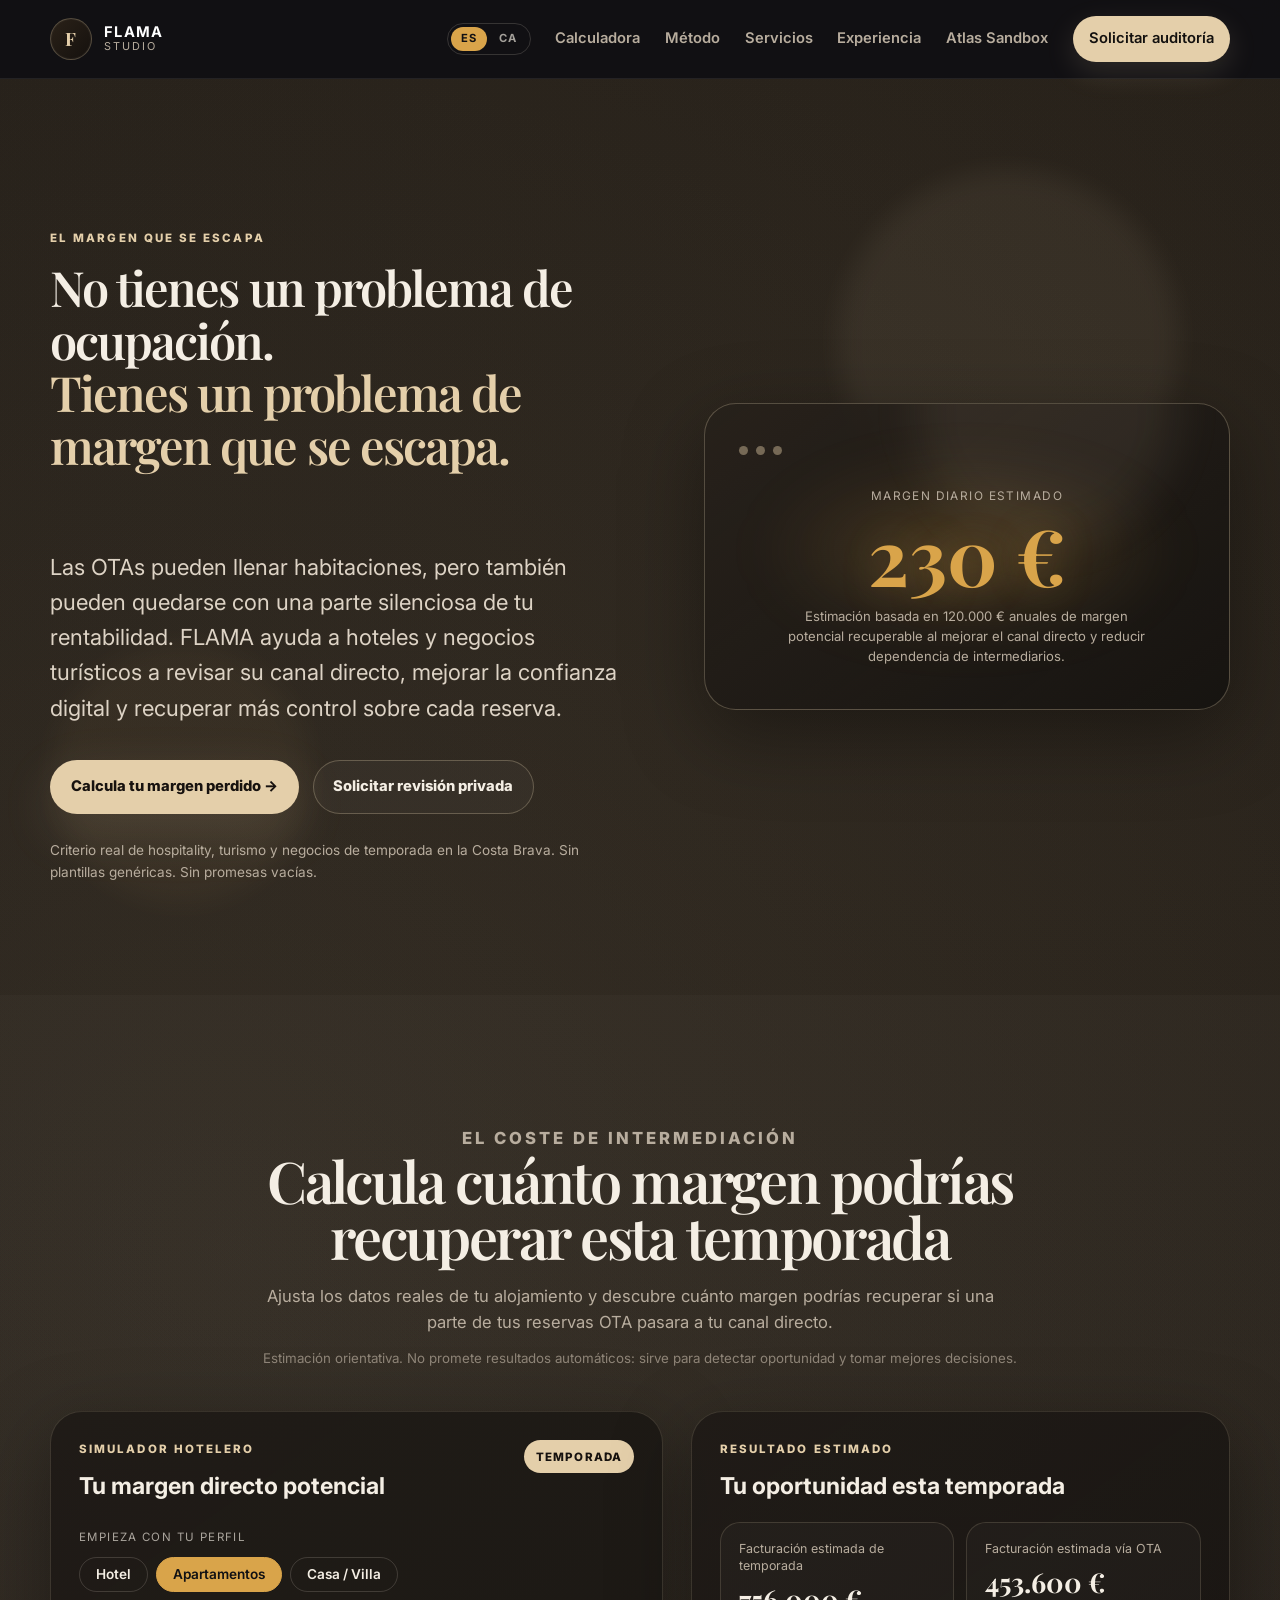
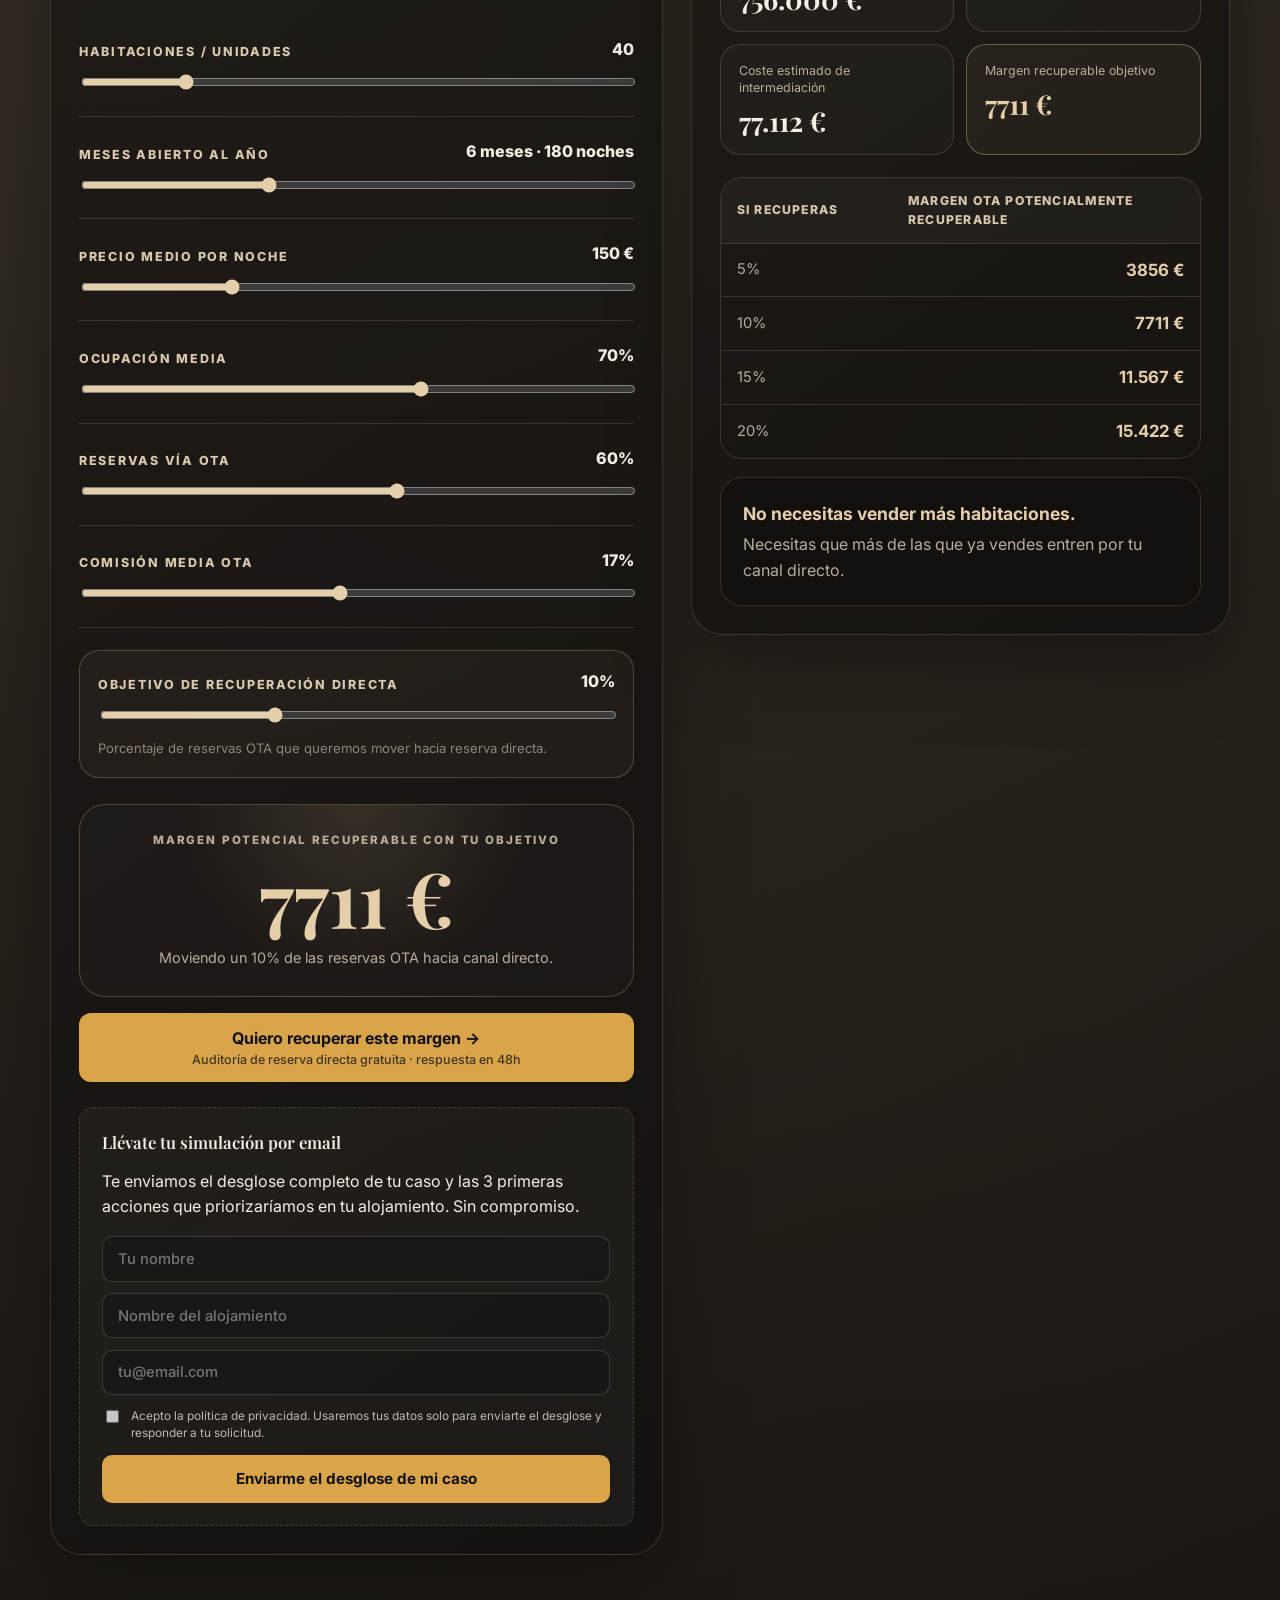
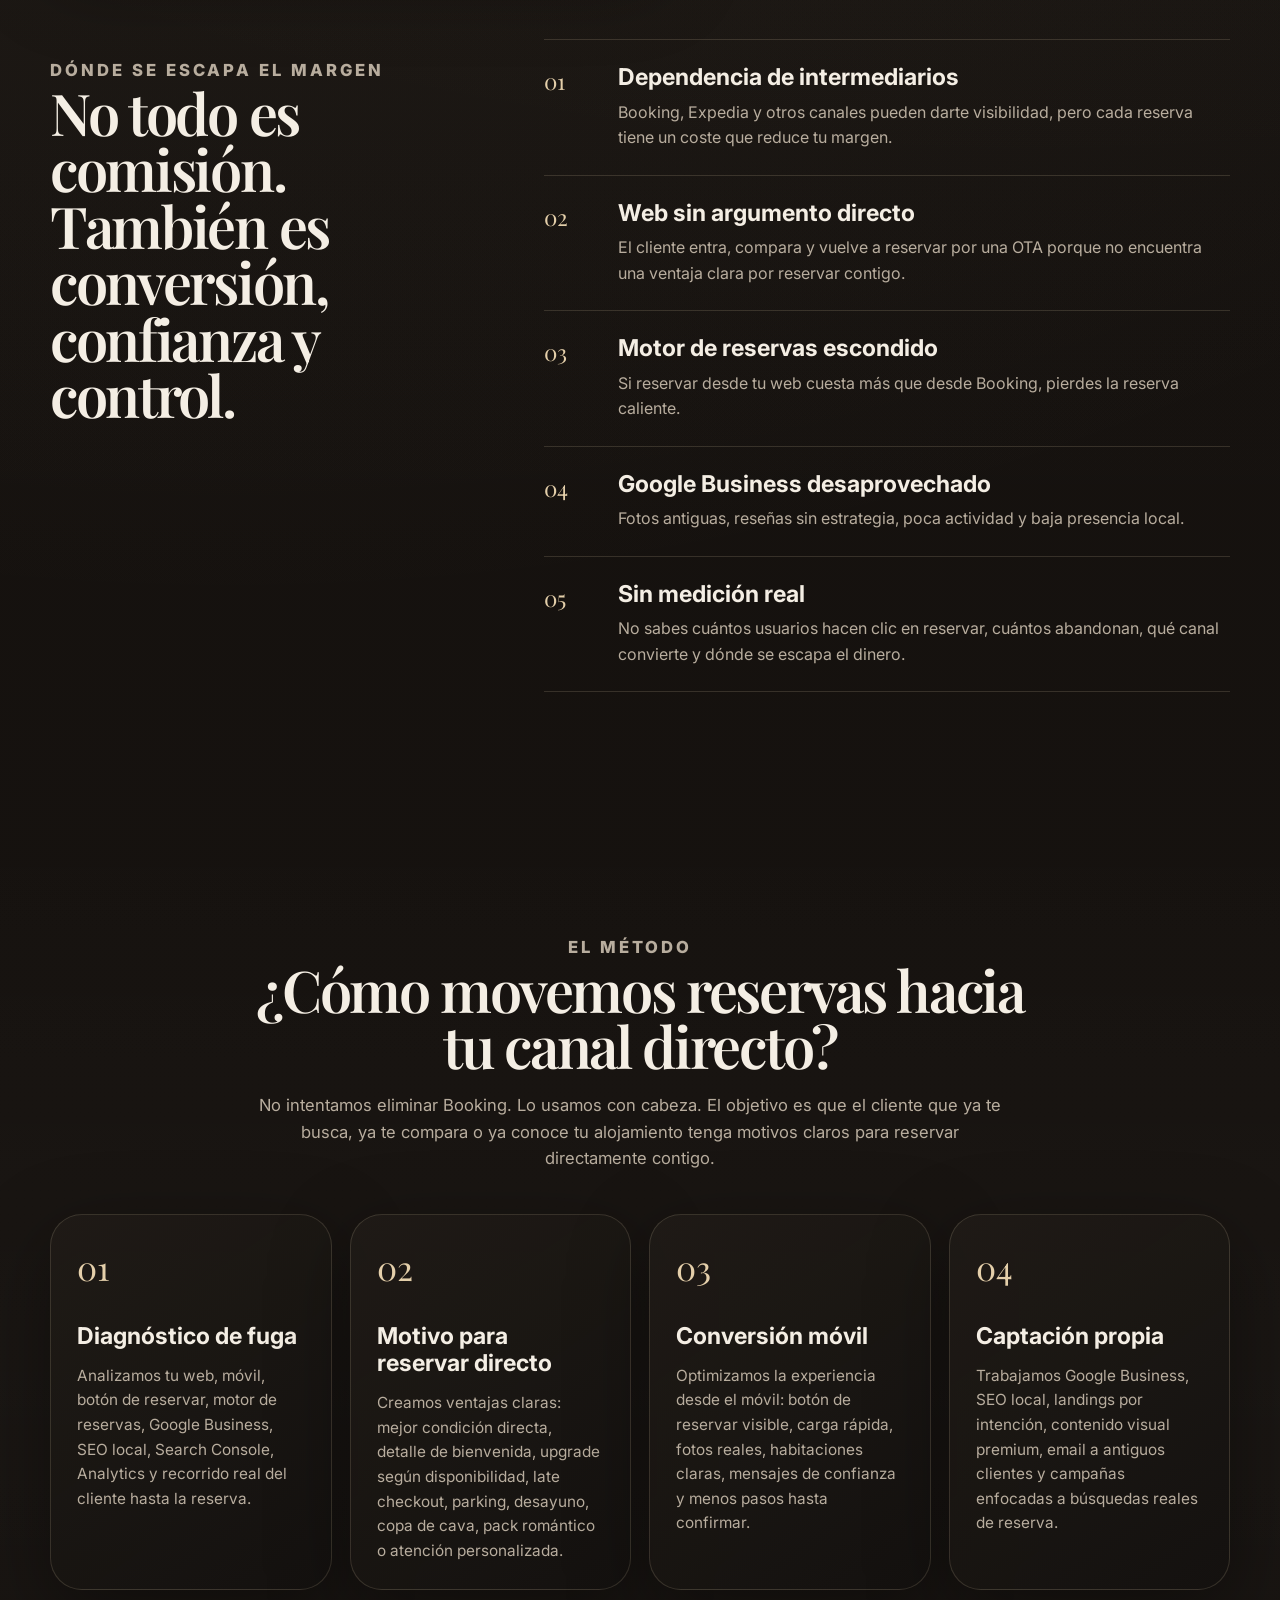
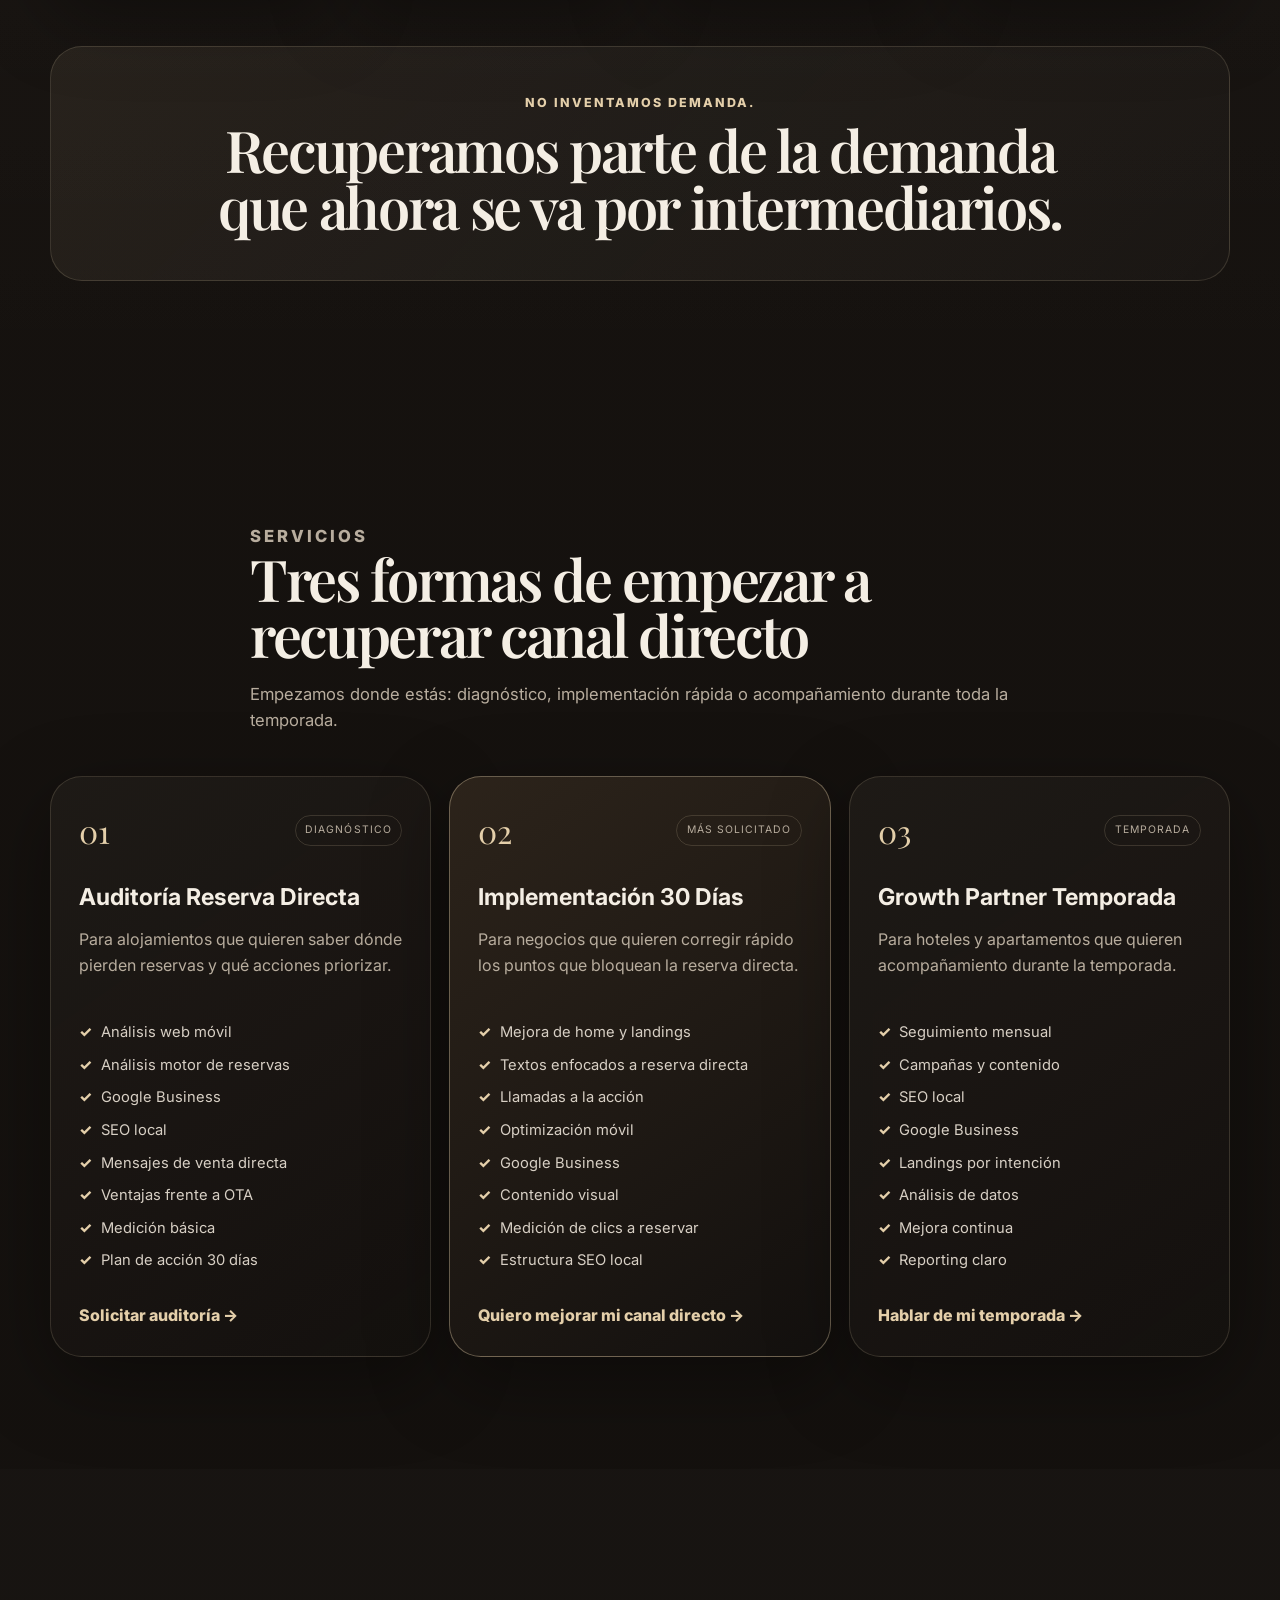
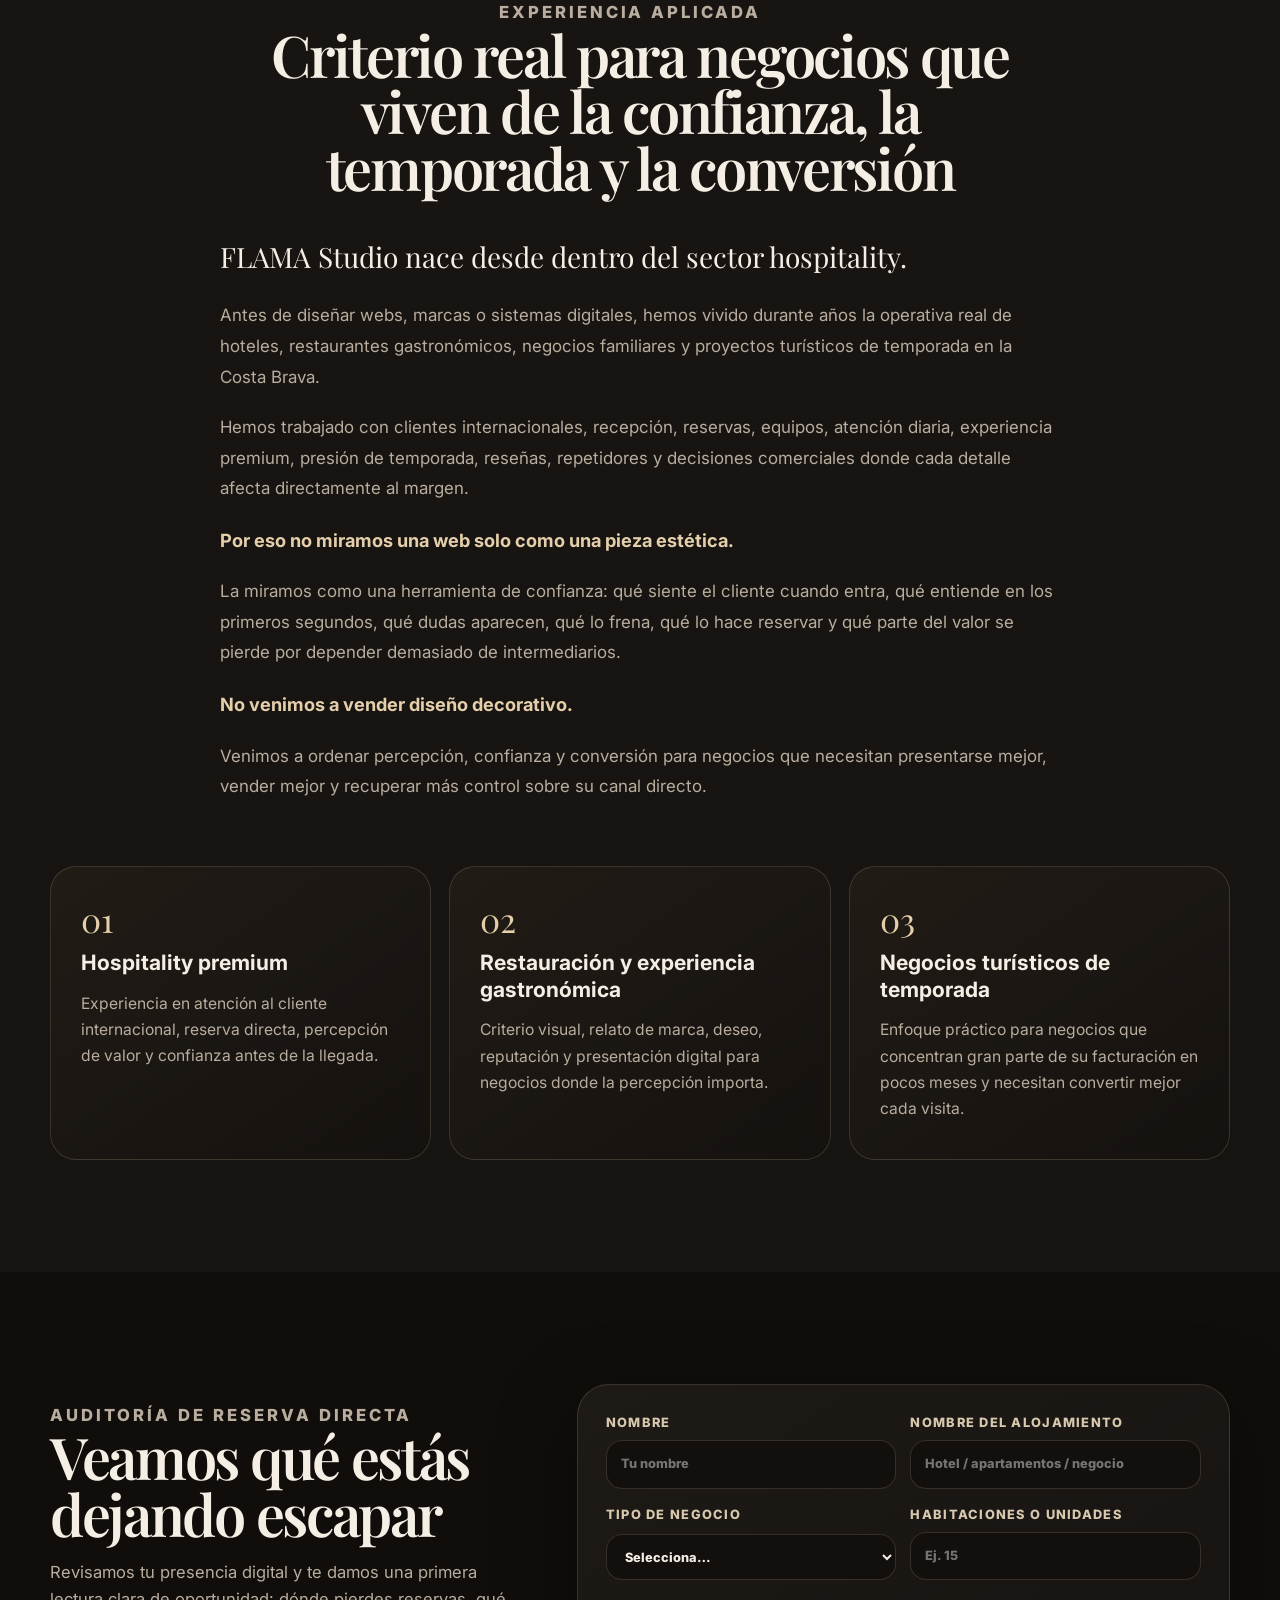
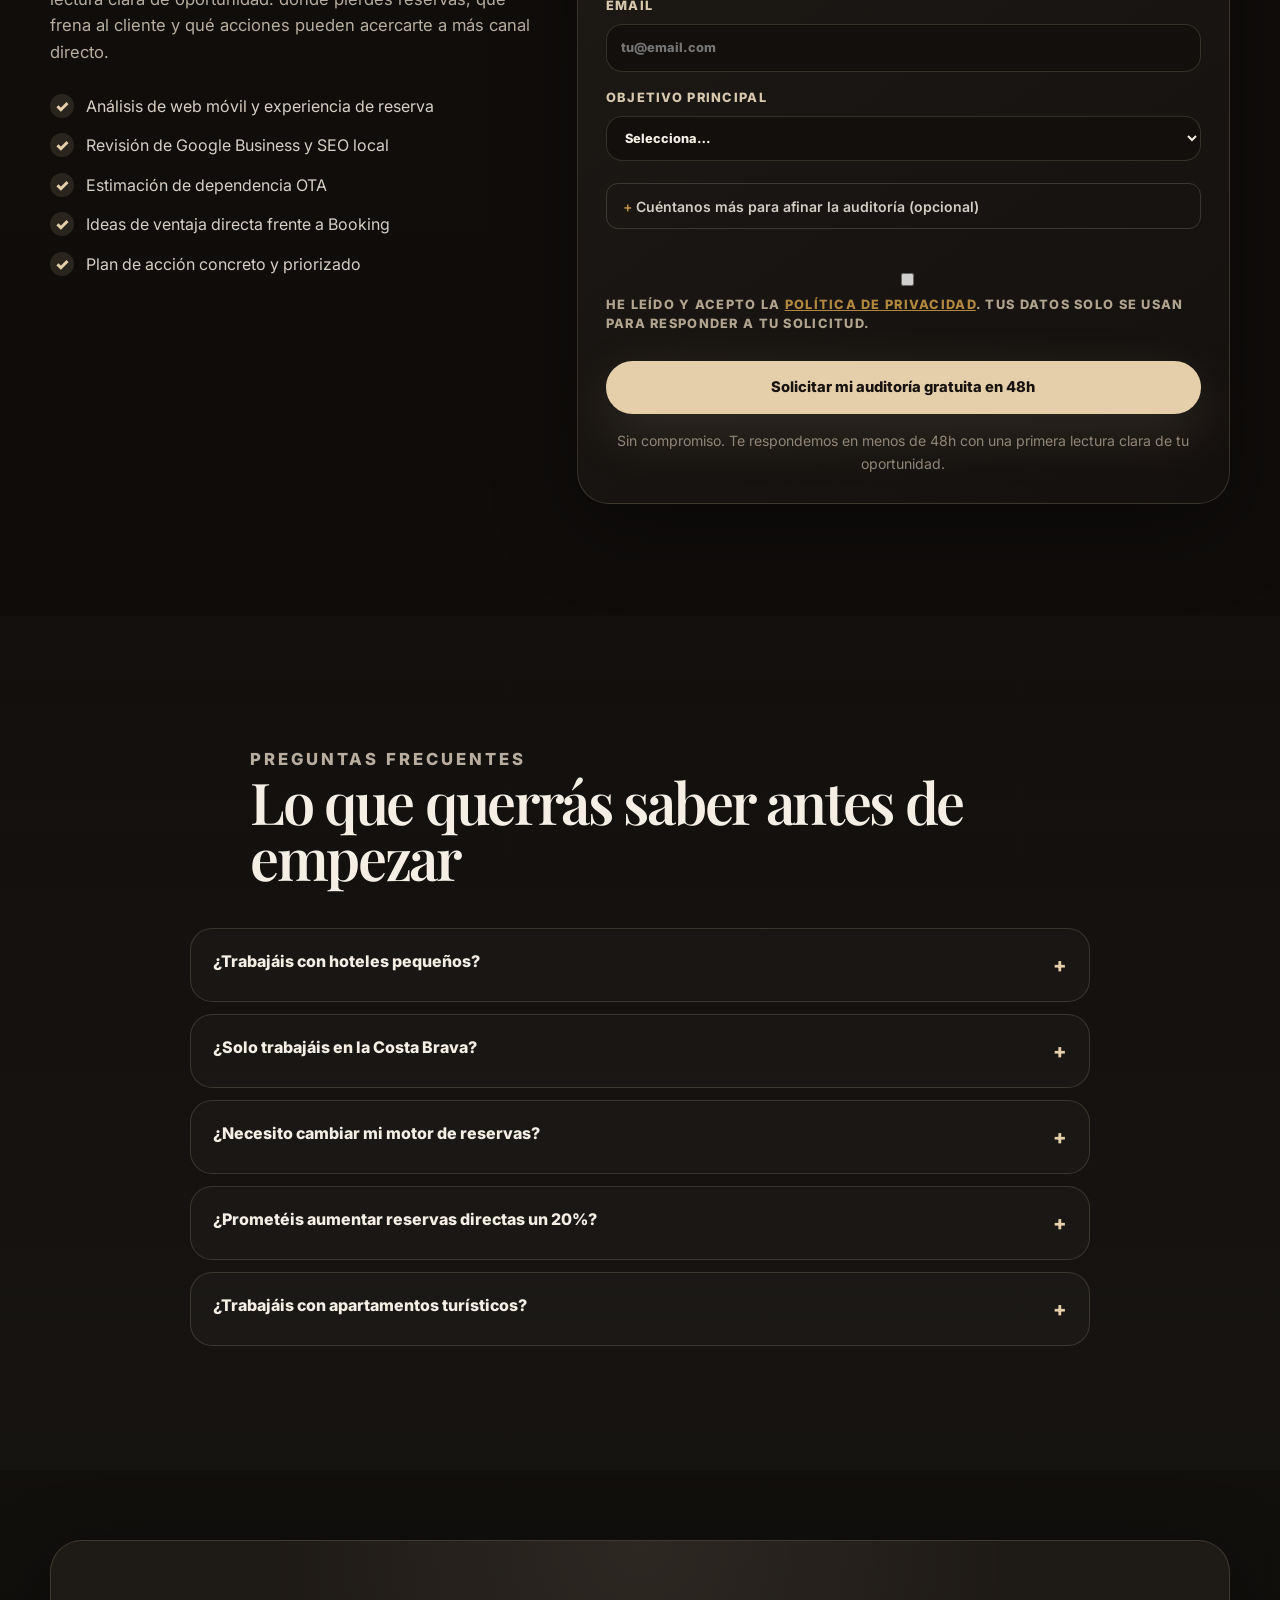
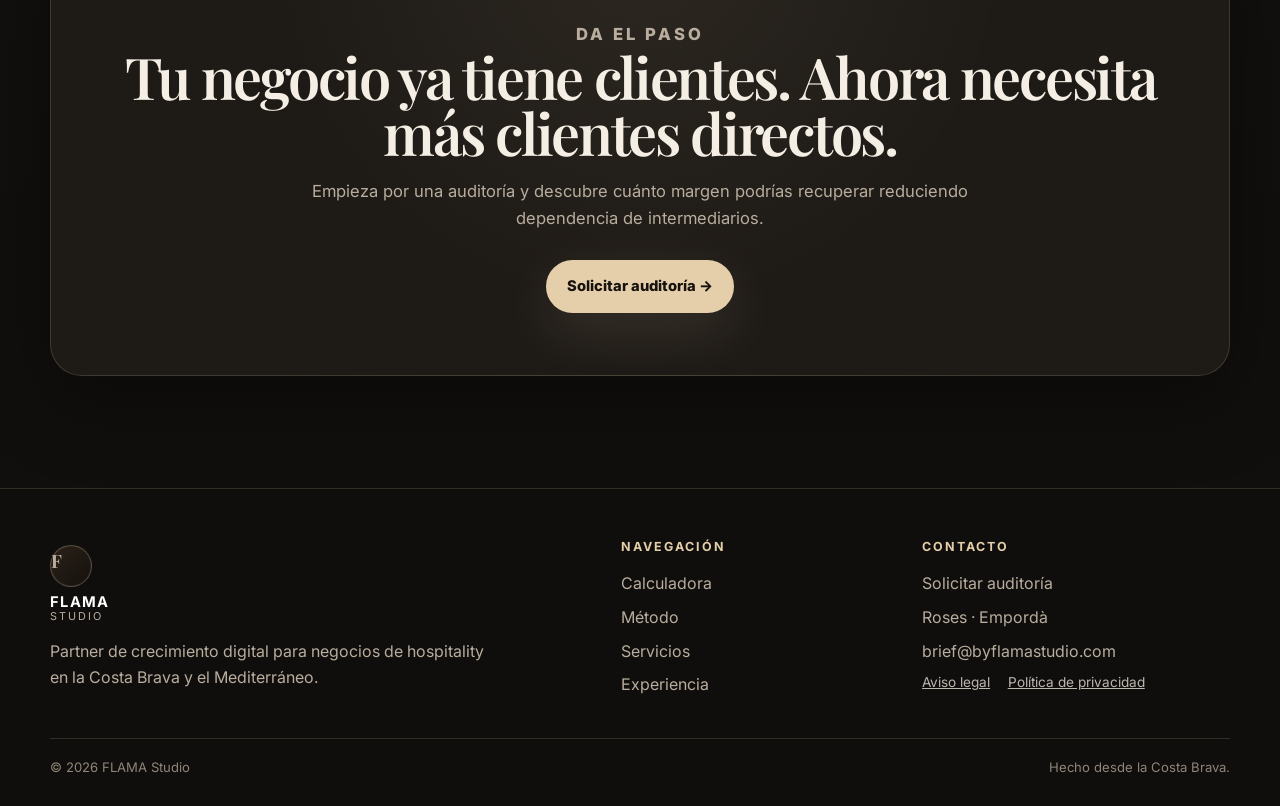
<file: index.html>
<!DOCTYPE html>
<html lang="es">
<head>
  <meta charset="UTF-8" />
  <meta name="viewport" content="width=device-width, initial-scale=1.0, viewport-fit=cover" />

  <!-- Google Tag Manager: PENDIENTE de configurar.
       Cuando tengas tu ID de Google (formato GTM-XXXX), pega aquí el código que
       te da Google y empezarás a medir visitas y clics. De momento se deja fuera
       para no cargar cookies innecesarias ni generar errores en la web. -->
  <script>window.dataLayer = window.dataLayer || [];</script>
  <title>FLAMA Studio | Reserva directa para hoteles y alojamientos en Costa Brava</title>
  <meta name="description" content="Ayudamos a hoteles, apartamentos turísticos y negocios hospitality de la Costa Brava a reducir dependencia de Booking, mejorar su web y aumentar reservas directas." />
  <meta name="keywords" content="reserva directa hoteles Costa Brava, marketing digital hoteles Costa Brava, web para hoteles Roses, agencia marketing hoteles Girona, reducir dependencia Booking hotel, aumentar reservas directas hotel, diseño web hoteles Costa Brava, Google Business hoteles, SEO local hoteles Costa Brava, apartamentos turísticos reserva directa" />
  <meta name="author" content="FLAMA Studio" />
  <meta name="robots" content="index, follow, max-image-preview:large" />
  <link rel="canonical" href="https://byflamastudio.com/" />
  <link rel="alternate" hreflang="es" href="https://byflamastudio.com/" />
  <link rel="alternate" hreflang="ca" href="https://byflamastudio.com/ca.html" />
  <link rel="alternate" hreflang="x-default" href="https://byflamastudio.com/" />

  <meta property="og:type" content="website" />
  <meta property="og:title" content="FLAMA Studio | Más reservas directas. Menos dependencia de Booking." />
  <meta property="og:description" content="Sistemas digitales para hoteles, apartamentos turísticos y negocios hospitality que quieren recuperar margen y aumentar reserva directa." />
  <meta property="og:url" content="https://byflamastudio.com/" />
  <meta property="og:site_name" content="FLAMA Studio" />
  <meta property="og:image" content="https://byflamastudio.com/assets/og-flama.jpg" />
  <meta property="og:image:width" content="1200" />
  <meta property="og:image:height" content="630" />
  <meta property="og:image:alt" content="FLAMA Studio — más reservas directas para hoteles de la Costa Brava" />
  <meta property="og:locale" content="es_ES" />

  <meta name="twitter:card" content="summary_large_image" />
  <meta name="twitter:title" content="FLAMA Studio | Reserva directa para hospitality" />
  <meta name="twitter:description" content="Reducimos dependencia OTA y mejoramos el canal directo de hoteles y alojamientos turísticos." />
  <meta name="twitter:image" content="https://byflamastudio.com/assets/og-flama.jpg" />

  <link rel="preconnect" href="https://fonts.googleapis.com">
  <link rel="preconnect" href="https://fonts.gstatic.com" crossorigin>
  <link href="https://fonts.googleapis.com/css2?family=Inter:wght@400;500;600;700;800;900&family=Playfair+Display:wght@600;700&display=swap" rel="stylesheet">

  <link rel="icon" href="favicon.svg" type="image/svg+xml" />
  <link rel="apple-touch-icon" href="favicon.svg" />

  <link rel="stylesheet" href="style.css" />

  <style id="fcro-styles">
    /* ===== Mejoras de captación FLAMA · autocontenidas, no dependen de style.css ===== */
    :root{
      --fcro-ink:#101013;
      --fcro-cream:#f4ecdd;
      --fcro-amber:#d9a44a;
      --fcro-amber-dark:#b9852f;
      --fcro-line:rgba(244,236,221,.16);
    }

    /* --- Selector de idioma ES/CA --- */
    .fcro-lang{display:flex;gap:.15rem;align-items:center;margin-left:auto;border:1px solid var(--fcro-line);border-radius:999px;padding:.18rem;flex:none}
    .fcro-lang a{font:700 .7rem/1 'Inter',sans-serif;letter-spacing:.1em;padding:.42rem .62rem;border-radius:999px;text-decoration:none;color:inherit;opacity:.65;transition:opacity .2s ease,background .2s ease}
    .fcro-lang a:hover{opacity:1}
    .fcro-lang a.active{background:var(--fcro-amber);color:var(--fcro-ink);opacity:1}
    @media (max-width:760px){.fcro-lang{margin-right:.6rem}}

    /* --- Presets del simulador --- */
    .fcro-presets{display:flex;flex-wrap:wrap;gap:.5rem;margin:0 0 1.4rem}
    .fcro-presets p{flex-basis:100%;margin:0 0 .15rem;font-size:.72rem;letter-spacing:.12em;text-transform:uppercase;opacity:.65}
    .fcro-chip{font:600 .85rem/1 'Inter',sans-serif;padding:.62rem 1rem;border-radius:999px;border:1px solid var(--fcro-line);background:transparent;color:inherit;cursor:pointer;transition:all .2s ease}
    .fcro-chip:hover{border-color:var(--fcro-amber)}
    .fcro-chip.active{background:var(--fcro-amber);border-color:var(--fcro-amber);color:var(--fcro-ink)}

    /* --- CTA bajo el resultado del simulador --- */
    .fcro-calc-cta{display:block;text-align:center;margin-top:1rem;padding:.95rem 1.4rem;border-radius:12px;background:var(--fcro-amber);color:var(--fcro-ink);font:700 1rem 'Inter',sans-serif;text-decoration:none;transition:background .2s ease}
    .fcro-calc-cta:hover{background:var(--fcro-amber-dark)}
    .fcro-calc-cta small{display:block;font-weight:500;font-size:.78rem;opacity:.75;margin-top:.2rem}

    /* --- Captura de lead del simulador --- */
    .fcro-leadbox{margin-top:1.6rem;padding:1.4rem;border-radius:14px;border:1px dashed var(--fcro-line);background:rgba(244,236,221,.04)}
    .fcro-leadbox h4{margin:0 0 .3rem;font:600 1.05rem 'Playfair Display',serif}
    .fcro-leadbox>p{margin:0 0 1rem;font-size:.88rem;opacity:.8}
    .fcro-leadbox .fcro-lead-fields{display:grid;gap:.7rem}
    .fcro-leadbox input[type=text],.fcro-leadbox input[type=email]{width:100%;box-sizing:border-box;padding:.8rem .9rem;border-radius:10px;border:1px solid var(--fcro-line);background:rgba(16,16,19,.35);color:inherit;font:500 .92rem 'Inter',sans-serif}
    .fcro-leadbox input:focus{outline:2px solid var(--fcro-amber);outline-offset:1px}
    .fcro-leadbox button{margin-top:.8rem;width:100%;padding:.9rem;border:0;border-radius:10px;background:var(--fcro-amber);color:var(--fcro-ink);font:700 .95rem 'Inter',sans-serif;cursor:pointer;transition:background .2s ease}
    .fcro-leadbox button:hover{background:var(--fcro-amber-dark)}
    .fcro-leadbox .fcro-consent{display:flex;gap:.55rem;align-items:flex-start;margin-top:.8rem;font-size:.74rem;opacity:.75;line-height:1.45}
    .fcro-leadbox .fcro-consent input{margin-top:.15rem}
    .fcro-lead-ok{display:none;text-align:center;padding:1.2rem .6rem}
    .fcro-lead-ok strong{display:block;font-size:1.05rem;margin-bottom:.3rem;color:var(--fcro-amber)}
    .fcro-leadbox.sent .fcro-lead-form{display:none}
    .fcro-leadbox.sent .fcro-lead-ok{display:block}

    /* --- Barra fija inferior (solo móvil) --- */
    .fcro-sticky{display:none}
    @media (max-width:768px){
      .fcro-sticky{position:fixed;left:0;right:0;bottom:0;z-index:89;display:flex;gap:.6rem;padding:.65rem .9rem calc(.65rem + env(safe-area-inset-bottom));background:rgba(16,16,19,.92);backdrop-filter:blur(10px);border-top:1px solid var(--fcro-line);transform:translateY(0);transition:transform .25s ease}
      .fcro-sticky.hidden{transform:translateY(110%)}
      .fcro-sticky a{flex:1;text-align:center;padding:.85rem .5rem;border-radius:10px;font:700 .92rem 'Inter',sans-serif;text-decoration:none}
      .fcro-sticky .fcro-sticky-main{background:var(--fcro-amber);color:var(--fcro-ink)}
      body{padding-bottom:64px}
    }

    /* --- Formulario: bloque opcional + consentimiento --- */
    .fcro-more{margin:.4rem 0 .9rem;border:1px solid var(--fcro-line);border-radius:12px;overflow:hidden}
    .fcro-more summary{cursor:pointer;padding:.85rem 1rem;font:600 .88rem 'Inter',sans-serif;opacity:.85;list-style:none}
    .fcro-more summary::before{content:'+ ';color:var(--fcro-amber)}
    .fcro-more[open] summary::before{content:'– '}
    .fcro-more .fcro-more-inner{padding:.2rem 1rem 1rem}
    .fcro-rgpd{display:flex;gap:.55rem;align-items:flex-start;margin:.7rem 0;font-size:.76rem;opacity:.8;line-height:1.45}
    .fcro-rgpd input{margin-top:.15rem}
    .fcro-rgpd a{color:var(--fcro-amber);text-decoration:underline;cursor:pointer}

    /* --- Diálogos legales --- */
    .fcro-dialog{max-width:680px;width:calc(100% - 2.4rem);border:0;border-radius:16px;padding:0;background:var(--fcro-cream);color:#1c1a16}
    .fcro-dialog::backdrop{background:rgba(0,0,0,.65)}
    .fcro-dialog .fcro-dialog-inner{padding:1.8rem 1.6rem;max-height:75vh;overflow:auto;font:400 .92rem/1.65 'Inter',sans-serif}
    .fcro-dialog h2{font:600 1.4rem 'Playfair Display',serif;margin:0 0 .9rem}
    .fcro-dialog h3{font:600 1rem 'Inter',sans-serif;margin:1.2rem 0 .35rem}
    .fcro-dialog p{margin:.4rem 0}
    .fcro-dialog .fcro-close{position:sticky;top:0;float:right;border:0;background:#1c1a16;color:var(--fcro-cream);width:34px;height:34px;border-radius:50%;font-size:1.1rem;cursor:pointer;margin:-.4rem -.2rem 0 0}
    .fcro-legal-links{display:flex;gap:1.1rem;flex-wrap:wrap;margin-top:.5rem}
    .fcro-legal-links button{border:0;background:none;padding:0;color:inherit;opacity:.75;font:inherit;font-size:.85rem;cursor:pointer;text-decoration:underline}
    .fcro-legal-links button:hover{opacity:1}

    /* --- FIX escritorio: titular del hero desproporcionado --- */
    .hero-copy h1{
      font-size:clamp(2.5rem, 3.8vw, 3.9rem) !important;
      line-height:1.08 !important;
      overflow-wrap:break-word;
    }
    .hero-copy{min-width:0}
    @media (min-width:1100px){
      .hero-grid{align-items:center}
    }

    /* --- FIX: separar el hero de la cabecera fija para que el H1 no quede tapado --- */
    .hero{align-items:start}
    .hero.section-pad{padding-top:150px}
    @media (max-width:1080px){.hero.section-pad{padding-top:124px}}
    @media (max-width:760px){.hero.section-pad{padding-top:108px}}

    /* --- Sección Experiencia (relato de estudio, sin portfolio) --- */
    .exp-text{max-width:840px;margin:0 auto}
    .exp-text p{color:var(--muted);font-size:1.06rem;line-height:1.8;margin:0 0 1.25rem}
    .exp-text .exp-lead{color:var(--text);font-family:"Playfair Display",serif;font-size:clamp(1.35rem,2.5vw,1.75rem);line-height:1.4;margin-bottom:1.5rem}
    .exp-text .exp-accent{color:var(--gold);font-weight:700;font-size:1.14rem}
    .exp-grid{display:grid;grid-template-columns:repeat(3,1fr);gap:18px;margin-top:64px}
    .exp-card{border:1px solid var(--line);border-radius:26px;background:linear-gradient(145deg,rgba(45,36,27,.5),rgba(20,17,15,.55));padding:36px 30px;display:flex;flex-direction:column;gap:14px}
    .exp-card .exp-num{font-family:"Playfair Display",serif;color:var(--gold);font-size:2.1rem;line-height:1}
    .exp-card h3{margin:0;color:var(--text);font-size:1.32rem;line-height:1.25}
    .exp-card p{margin:0;color:var(--muted);font-size:.98rem;line-height:1.68}
    @media (max-width:1080px){.exp-grid{grid-template-columns:1fr 1fr}}
    @media (max-width:760px){.exp-grid{grid-template-columns:1fr}.exp-card{padding:28px 24px}}

    /* --- HERO "El margen que se escapa": layout de 3 bloques + contador --- */
    .hero-grid--counter{
      grid-template-columns:minmax(0,1.05fr) minmax(330px,.95fr);
      grid-template-areas:"head counter" "body counter";
      align-items:start;
    }
    .hero-grid--counter .hero-head{grid-area:head;align-self:start}
    .hero-grid--counter .hero-body{grid-area:body;align-self:start;margin-top:6px}
    .hero-grid--counter .ota-counter-card{grid-area:counter;align-self:center}
    .hero-body .hero-lead{margin-top:0}
    .hero-microcopy{margin:26px 0 0;color:var(--muted);font-size:.85rem;line-height:1.6;max-width:560px}

    /* --- Tarjeta del contador (estética fuego/dorado cálido FLAMA) --- */
    .ota-counter-card{
      padding:42px 34px;text-align:center;display:flex;flex-direction:column;justify-content:center;
    }
    .ota-counter-card:after{
      content:"";position:absolute;left:50%;top:48%;width:78%;height:60%;transform:translate(-50%,-50%);
      background:radial-gradient(ellipse at center,rgba(217,164,74,.24),rgba(217,164,74,.06) 55%,transparent 72%);
      filter:blur(26px);z-index:0;pointer-events:none;
    }
    .ota-counter-card>*{position:relative;z-index:1}
    .ota-counter-label{margin:4px auto 0;max-width:340px;color:var(--muted);font-size:.74rem;letter-spacing:.12em;text-transform:uppercase;line-height:1.55}
    .ota-counter{
      font-family:"Playfair Display",serif;font-weight:700;line-height:1.04;margin:.55rem 0;
      font-size:clamp(2.9rem,7.4vw,4.9rem);font-variant-numeric:tabular-nums;
      color:var(--fcro-amber);
      text-shadow:0 0 38px rgba(217,164,74,.30);
      overflow-wrap:anywhere;
    }
    .ota-counter-note{margin:.1rem auto 0;max-width:360px;color:var(--muted);font-size:.82rem;line-height:1.55}
    .ota-counter-note a{color:var(--fcro-amber);text-decoration:underline;text-underline-offset:2px}
    @media (max-width:1080px){
      .hero-grid--counter{grid-template-columns:1fr;grid-template-areas:"head" "counter" "body"}
      .hero-grid--counter .ota-counter-card{align-self:stretch;margin:6px 0}
      .hero-grid--counter .hero-body{margin-top:0}
    }

    /* --- FIX iPhone: evitar zoom automático al tocar campos del formulario --- */
    @media (max-width:768px){
      input[type=text],input[type=email],input[type=tel],input[type=url],
      input[type=number],select,textarea{font-size:16px !important}
    }

    /* --- FIX anclas: que los títulos no queden bajo la cabecera fija --- */
    section[id],#contacto,#calculadora,#metodo,#servicios,#casos{scroll-margin-top:90px}

    /* --- FIX cabecera fija: fondo opaco al hacer scroll para que no se transparente sobre el formulario --- */
    .site-header{
      background:rgba(16,16,19,.92) !important;
      backdrop-filter:blur(10px);
      -webkit-backdrop-filter:blur(10px);
      border-bottom:1px solid rgba(244,236,221,.08);
    }

    @media (prefers-reduced-motion:reduce){
      .fcro-sticky,.fcro-chip,.fcro-calc-cta{transition:none}
    }
  </style>

  <script type="application/ld+json">
  {
    "@context": "https://schema.org",
    "@type": "ProfessionalService",
    "name": "FLAMA Studio",
    "url": "https://byflamastudio.com/",
    "email": "brief@byflamastudio.com",
    "description": "Partner de crecimiento digital para hoteles, apartamentos turísticos y negocios hospitality de la Costa Brava que quieren aumentar reservas directas y reducir dependencia de OTAs.",
    "areaServed": ["Costa Brava", "Roses", "Girona", "Empordà", "Mediterráneo"],
    "serviceType": ["Reserva directa hotelera", "Diseño web para hoteles", "SEO local", "Google Business", "Marketing digital hospitality"],
    "address": {
      "@type": "PostalAddress",
      "addressLocality": "Roses",
      "addressRegion": "Girona",
      "addressCountry": "ES"
    }
  }
  </script>
</head>
<body>
  <!-- Google Tag Manager (noscript): pendiente de configurar. -->

  <a class="skip-link" href="#main">Saltar al contenido</a>

  <header class="site-header" id="top">
    <div class="container header-inner">
      <a href="#top" class="brand" aria-label="FLAMA Studio inicio">
        <span class="brand-mark">F</span>
        <span>
          <strong>FLAMA</strong>
          <small>Studio</small>
        </span>
      </a>

      <nav class="fcro-lang" aria-label="Idioma">
        <a href="./" class="active" lang="es" hreflang="es" aria-current="true">ES</a>
        <a href="ca.html" lang="ca" hreflang="ca">CA</a>
      </nav>

      <button class="nav-toggle" id="navToggle" aria-label="Abrir menú" aria-controls="siteNav" aria-expanded="false">
        <span></span><span></span><span></span>
      </button>

      <nav class="site-nav" id="siteNav" aria-label="Navegación principal">
        <a href="#calculadora">Calculadora</a>
        <a href="#metodo">Método</a>
        <a href="#servicios">Servicios</a>
        <a href="#casos">Experiencia</a>
        <a href="atlas-sandbox.html">Atlas Sandbox</a>
        <a href="#contacto" class="nav-cta">Solicitar auditoría</a>
      </nav>
    </div>
  </header>

  <main id="main">
    <!-- HERO -->
    <section class="hero section-pad">
      <div class="ambient ambient-one"></div>
      <div class="ambient ambient-two"></div>

      <div class="container hero-grid hero-grid--counter">
        <div class="hero-head hero-copy reveal">
          <p class="eyebrow">El margen que se escapa</p>
          <h1>No tienes un problema de ocupación.<br><span>Tienes un problema de margen que se escapa.</span></h1>
        </div>

        <aside class="hero-panel ota-counter-card reveal delay-1" aria-label="Simulación: margen que podría escaparse por dependencia de intermediarios">
          <div class="panel-top">
            <span class="dot"></span><span class="dot"></span><span class="dot"></span>
          </div>
          <p class="ota-counter-label">Margen diario estimado</p>
          <div class="ota-counter" id="otaCounter">0 €</div>
          <p class="ota-counter-note">Estimación basada en 120.000 € anuales de margen potencial recuperable al mejorar el canal directo y reducir dependencia de intermediarios.</p>
        </aside>

        <div class="hero-body reveal delay-1">
          <p class="hero-lead">Las OTAs pueden llenar habitaciones, pero también pueden quedarse con una parte silenciosa de tu rentabilidad. FLAMA ayuda a hoteles y negocios turísticos a revisar su canal directo, mejorar la confianza digital y recuperar más control sobre cada reserva.</p>
          <div class="hero-actions">
            <a class="btn btn-primary" href="#calculadora" data-gtm="cta_click" data-gtm-label="hero_calc">Calcula tu margen perdido →</a>
            <a class="btn btn-secondary" href="#contacto" data-gtm="cta_click" data-gtm-label="hero_review">Solicitar revisión privada</a>
          </div>
          <p class="hero-microcopy">Criterio real de hospitality, turismo y negocios de temporada en la Costa Brava. Sin plantillas genéricas. Sin promesas vacías.</p>
        </div>
      </div>
    </section>

    <!-- CALCULATOR -->
    <section class="section-pad cost-section" id="calculadora">
      <div class="container section-head narrow reveal">
        <p class="eyebrow">El coste de intermediación</p>
        <h2>Calcula cuánto margen podrías recuperar esta temporada</h2>
        <p>Ajusta los datos reales de tu alojamiento y descubre cuánto margen podrías recuperar si una parte de tus reservas OTA pasara a tu canal directo.</p>
        <small>Estimación orientativa. No promete resultados automáticos: sirve para detectar oportunidad y tomar mejores decisiones.</small>
      </div>

      <div class="container calc-grid">
        <div class="calculator-card reveal">
          <div class="calc-header">
            <div>
              <p class="eyebrow">Simulador hotelero</p>
              <h3>Tu margen directo potencial</h3>
            </div>
            <span class="calc-badge">Temporada</span>
          </div>

          <form class="calculator" aria-label="Calculadora de margen recuperable">
            <div class="fcro-presets" role="group" aria-label="Perfiles de alojamiento">
              <p>Empieza con tu perfil</p>
              <button type="button" class="fcro-chip" data-preset="hotel">Hotel</button>
              <button type="button" class="fcro-chip active" data-preset="apartamentos">Apartamentos</button>
              <button type="button" class="fcro-chip" data-preset="villa">Casa / Villa</button>
            </div>

            <div class="range-group">
              <div class="range-label">
                <label for="units">Habitaciones / unidades</label>
                <output id="unitsValue">40</output>
              </div>
              <input type="range" id="units" min="5" max="200" value="40" step="1" />
            </div>

            <div class="range-group">
              <div class="range-label">
                <label for="months">Meses abierto al año</label>
                <output id="monthsValue">6 meses · 180 noches</output>
              </div>
              <input type="range" id="months" min="3" max="12" value="6" step="1" />
            </div>

            <div class="range-group">
              <div class="range-label">
                <label for="adr">Precio medio por noche</label>
                <output id="adrValue">150 €</output>
              </div>
              <input type="range" id="adr" min="60" max="400" value="150" step="5" />
            </div>

            <div class="range-group">
              <div class="range-label">
                <label for="occupancy">Ocupación media</label>
                <output id="occupancyValue">70%</output>
              </div>
              <input type="range" id="occupancy" min="30" max="95" value="70" step="1" />
            </div>

            <div class="range-group">
              <div class="range-label">
                <label for="ota">Reservas vía OTA</label>
                <output id="otaValue">60%</output>
              </div>
              <input type="range" id="ota" min="20" max="90" value="60" step="1" />
            </div>

            <div class="range-group">
              <div class="range-label">
                <label for="commission">Comisión media OTA</label>
                <output id="commissionValue">17%</output>
              </div>
              <input type="range" id="commission" min="10" max="25" value="17" step="1" />
            </div>

            <div class="range-group highlight-range">
              <div class="range-label">
                <label for="recovery">Objetivo de recuperación directa</label>
                <output id="recoveryValue">10%</output>
              </div>
              <input type="range" id="recovery" min="5" max="20" value="10" step="1" />
              <small>Porcentaje de reservas OTA que queremos mover hacia reserva directa.</small>
            </div>
          </form>

          <div class="result-box">
            <p>Margen potencial recuperable con tu objetivo</p>
            <strong id="mainRecovery">0 €</strong>
            <span id="mainRecoveryText">Moviendo un 10% de las reservas OTA hacia canal directo.</span>
          </div>

          <a href="#contacto" class="fcro-calc-cta" data-gtm="cta_click" data-gtm-label="calc_result">
            Quiero recuperar este margen →
            <small>Auditoría de reserva directa gratuita · respuesta en 48h</small>
          </a>

          <div class="fcro-leadbox" id="fcroLeadbox">
            <div class="fcro-lead-form">
              <h4>Llévate tu simulación por email</h4>
              <p>Te enviamos el desglose completo de tu caso y las 3 primeras acciones que priorizaríamos en tu alojamiento. Sin compromiso.</p>
              <div class="fcro-lead-fields">
                <input type="text" id="fcroLeadName" placeholder="Tu nombre" autocomplete="name" />
                <input type="text" id="fcroLeadProperty" placeholder="Nombre del alojamiento" autocomplete="organization" />
                <input type="email" id="fcroLeadEmail" placeholder="tu@email.com" autocomplete="email" />
              </div>
              <label class="fcro-consent">
                <input type="checkbox" id="fcroLeadConsent" />
                <span>Acepto la <a href="#" class="fcro-open-privacy">política de privacidad</a>. Usaremos tus datos solo para enviarte el desglose y responder a tu solicitud.</span>
              </label>
              <button type="button" id="fcroLeadSend">Enviarme el desglose de mi caso</button>
            </div>
            <div class="fcro-lead-ok">
              <strong>¡Hecho!</strong>
              <span>Hemos recibido tus datos. Te llega el desglose de tu caso muy pronto.</span>
            </div>
          </div>
        </div>

        <div class="results-card reveal delay-1">
          <p class="eyebrow">Resultado estimado</p>
          <h3>Tu oportunidad esta temporada</h3>

          <div class="kpi-grid">
            <div class="kpi">
              <span>Facturación estimada de temporada</span>
              <strong id="seasonRevenue">0 €</strong>
            </div>
            <div class="kpi">
              <span>Facturación estimada vía OTA</span>
              <strong id="otaRevenue">0 €</strong>
            </div>
            <div class="kpi">
              <span>Coste estimado de intermediación</span>
              <strong id="intermediationCost">0 €</strong>
            </div>
            <div class="kpi kpi-accent">
              <span>Margen recuperable objetivo</span>
              <strong id="targetRecovery">0 €</strong>
            </div>
          </div>

          <div class="scenario-table" role="table" aria-label="Escenarios de recuperación directa">
            <div class="scenario-row head" role="row">
              <span role="columnheader">Si recuperas</span>
              <span role="columnheader">Margen OTA potencialmente recuperable</span>
            </div>
            <div class="scenario-row" role="row"><span>5%</span><strong id="scenario5">0 €</strong></div>
            <div class="scenario-row" role="row"><span>10%</span><strong id="scenario10">0 €</strong></div>
            <div class="scenario-row" role="row"><span>15%</span><strong id="scenario15">0 €</strong></div>
            <div class="scenario-row" role="row"><span>20%</span><strong id="scenario20">0 €</strong></div>
          </div>

          <div class="quote-card">
            <strong>No necesitas vender más habitaciones.</strong>
            <span>Necesitas que más de las que ya vendes entren por tu canal directo.</span>
          </div>
        </div>
      </div>

      <div class="container leakage-grid">
        <div class="section-head reveal">
          <p class="eyebrow">Dónde se escapa el margen</p>
          <h2>No todo es comisión. También es conversión, confianza y control.</h2>
        </div>

        <div class="leak-list reveal delay-1">
          <article class="leak-item">
            <span>01</span>
            <div><h3>Dependencia de intermediarios</h3><p>Booking, Expedia y otros canales pueden darte visibilidad, pero cada reserva tiene un coste que reduce tu margen.</p></div>
          </article>
          <article class="leak-item">
            <span>02</span>
            <div><h3>Web sin argumento directo</h3><p>El cliente entra, compara y vuelve a reservar por una OTA porque no encuentra una ventaja clara por reservar contigo.</p></div>
          </article>
          <article class="leak-item">
            <span>03</span>
            <div><h3>Motor de reservas escondido</h3><p>Si reservar desde tu web cuesta más que desde Booking, pierdes la reserva caliente.</p></div>
          </article>
          <article class="leak-item">
            <span>04</span>
            <div><h3>Google Business desaprovechado</h3><p>Fotos antiguas, reseñas sin estrategia, poca actividad y baja presencia local.</p></div>
          </article>
          <article class="leak-item">
            <span>05</span>
            <div><h3>Sin medición real</h3><p>No sabes cuántos usuarios hacen clic en reservar, cuántos abandonan, qué canal convierte y dónde se escapa el dinero.</p></div>
          </article>
        </div>
      </div>
    </section>

    <!-- METHOD -->
    <section class="section-pad method-section" id="metodo">
      <div class="container section-head narrow reveal">
        <p class="eyebrow">El método</p>
        <h2>¿Cómo movemos reservas hacia tu canal directo?</h2>
        <p>No intentamos eliminar Booking. Lo usamos con cabeza. El objetivo es que el cliente que ya te busca, ya te compara o ya conoce tu alojamiento tenga motivos claros para reservar directamente contigo.</p>
      </div>

      <div class="container steps-grid">
        <article class="step-card reveal">
          <span>01</span>
          <h3>Diagnóstico de fuga</h3>
          <p>Analizamos tu web, móvil, botón de reservar, motor de reservas, Google Business, SEO local, Search Console, Analytics y recorrido real del cliente hasta la reserva.</p>
        </article>
        <article class="step-card reveal delay-1">
          <span>02</span>
          <h3>Motivo para reservar directo</h3>
          <p>Creamos ventajas claras: mejor condición directa, detalle de bienvenida, upgrade según disponibilidad, late checkout, parking, desayuno, copa de cava, pack romántico o atención personalizada.</p>
        </article>
        <article class="step-card reveal delay-2">
          <span>03</span>
          <h3>Conversión móvil</h3>
          <p>Optimizamos la experiencia desde el móvil: botón de reservar visible, carga rápida, fotos reales, habitaciones claras, mensajes de confianza y menos pasos hasta confirmar.</p>
        </article>
        <article class="step-card reveal delay-3">
          <span>04</span>
          <h3>Captación propia</h3>
          <p>Trabajamos Google Business, SEO local, landings por intención, contenido visual premium, email a antiguos clientes y campañas enfocadas a búsquedas reales de reserva.</p>
        </article>
      </div>

      <div class="container big-statement reveal">
        <p>No inventamos demanda.</p>
        <h2>Recuperamos parte de la demanda que ahora se va por intermediarios.</h2>
      </div>
    </section>

    <!-- SERVICES -->
    <section class="section-pad" id="servicios">
      <div class="container section-head reveal">
        <p class="eyebrow">Servicios</p>
        <h2>Tres formas de empezar a recuperar canal directo</h2>
        <p>Empezamos donde estás: diagnóstico, implementación rápida o acompañamiento durante toda la temporada.</p>
      </div>

      <div class="container service-grid">
        <article class="service-card reveal">
          <div class="service-top">
            <span>01</span>
            <small>Diagnóstico</small>
          </div>
          <h3>Auditoría Reserva Directa</h3>
          <p>Para alojamientos que quieren saber dónde pierden reservas y qué acciones priorizar.</p>
          <ul>
            <li>Análisis web móvil</li>
            <li>Análisis motor de reservas</li>
            <li>Google Business</li>
            <li>SEO local</li>
            <li>Mensajes de venta directa</li>
            <li>Ventajas frente a OTA</li>
            <li>Medición básica</li>
            <li>Plan de acción 30 días</li>
          </ul>
          <a href="#contacto" class="text-link">Solicitar auditoría →</a>
        </article>

        <article class="service-card featured reveal delay-1">
          <div class="service-top">
            <span>02</span>
            <small>Más solicitado</small>
          </div>
          <h3>Implementación 30 Días</h3>
          <p>Para negocios que quieren corregir rápido los puntos que bloquean la reserva directa.</p>
          <ul>
            <li>Mejora de home y landings</li>
            <li>Textos enfocados a reserva directa</li>
            <li>Llamadas a la acción</li>
            <li>Optimización móvil</li>
            <li>Google Business</li>
            <li>Contenido visual</li>
            <li>Medición de clics a reservar</li>
            <li>Estructura SEO local</li>
          </ul>
          <a href="#contacto" class="text-link">Quiero mejorar mi canal directo →</a>
        </article>

        <article class="service-card reveal delay-2">
          <div class="service-top">
            <span>03</span>
            <small>Temporada</small>
          </div>
          <h3>Growth Partner Temporada</h3>
          <p>Para hoteles y apartamentos que quieren acompañamiento durante la temporada.</p>
          <ul>
            <li>Seguimiento mensual</li>
            <li>Campañas y contenido</li>
            <li>SEO local</li>
            <li>Google Business</li>
            <li>Landings por intención</li>
            <li>Análisis de datos</li>
            <li>Mejora continua</li>
            <li>Reporting claro</li>
          </ul>
          <a href="#contacto" class="text-link">Hablar de mi temporada →</a>
        </article>
      </div>
    </section>

    <!-- EXPERIENCE -->
    <section class="section-pad cases-section" id="casos">
      <div class="container section-head narrow reveal">
        <p class="eyebrow">Experiencia aplicada</p>
        <h2>Criterio real para negocios que viven de la confianza, la temporada y la conversión</h2>
      </div>

      <div class="container exp-text reveal delay-1">
        <p class="exp-lead">FLAMA Studio nace desde dentro del sector hospitality.</p>
        <p>Antes de diseñar webs, marcas o sistemas digitales, hemos vivido durante años la operativa real de hoteles, restaurantes gastronómicos, negocios familiares y proyectos turísticos de temporada en la Costa Brava.</p>
        <p>Hemos trabajado con clientes internacionales, recepción, reservas, equipos, atención diaria, experiencia premium, presión de temporada, reseñas, repetidores y decisiones comerciales donde cada detalle afecta directamente al margen.</p>
        <p class="exp-accent">Por eso no miramos una web solo como una pieza estética.</p>
        <p>La miramos como una herramienta de confianza: qué siente el cliente cuando entra, qué entiende en los primeros segundos, qué dudas aparecen, qué lo frena, qué lo hace reservar y qué parte del valor se pierde por depender demasiado de intermediarios.</p>
        <p class="exp-accent">No venimos a vender diseño decorativo.</p>
        <p>Venimos a ordenar percepción, confianza y conversión para negocios que necesitan presentarse mejor, vender mejor y recuperar más control sobre su canal directo.</p>
      </div>

      <div class="container exp-grid">
        <article class="exp-card reveal">
          <span class="exp-num">01</span>
          <h3>Hospitality premium</h3>
          <p>Experiencia en atención al cliente internacional, reserva directa, percepción de valor y confianza antes de la llegada.</p>
        </article>
        <article class="exp-card reveal delay-1">
          <span class="exp-num">02</span>
          <h3>Restauración y experiencia gastronómica</h3>
          <p>Criterio visual, relato de marca, deseo, reputación y presentación digital para negocios donde la percepción importa.</p>
        </article>
        <article class="exp-card reveal delay-2">
          <span class="exp-num">03</span>
          <h3>Negocios turísticos de temporada</h3>
          <p>Enfoque práctico para negocios que concentran gran parte de su facturación en pocos meses y necesitan convertir mejor cada visita.</p>
        </article>
      </div>
    </section>

    <!-- CONTACT -->
    <section class="section-pad contact-section" id="contacto">
      <div class="container contact-grid">
        <div class="contact-copy reveal">
          <p class="eyebrow">Auditoría de reserva directa</p>
          <h2>Veamos qué estás dejando escapar</h2>
          <p>Revisamos tu presencia digital y te damos una primera lectura clara de oportunidad: dónde pierdes reservas, qué frena al cliente y qué acciones pueden acercarte a más canal directo.</p>

          <ul class="check-list">
            <li>Análisis de web móvil y experiencia de reserva</li>
            <li>Revisión de Google Business y SEO local</li>
            <li>Estimación de dependencia OTA</li>
            <li>Ideas de ventaja directa frente a Booking</li>
            <li>Plan de acción concreto y priorizado</li>
          </ul>
        </div>

        <form class="audit-form reveal delay-1" id="auditForm" action="https://api.web3forms.com/submit" method="POST">
          <!-- IMPORTANTE: sustituye este value por tu access_key real de Web3Forms si ya tienes el formulario conectado. -->
          <input type="hidden" name="access_key" value="628c9dda-8b27-4ae8-859b-bd711392d245" />
          <input type="hidden" name="subject" value="Nueva solicitud de auditoría de reserva directa - FLAMA Studio" />
          <input type="hidden" name="from_name" value="FLAMA Studio Web" />
          <input type="checkbox" name="botcheck" class="botcheck" tabindex="-1" autocomplete="off" />

          <div class="form-row two">
            <label>Nombre
              <input type="text" name="nombre" placeholder="Tu nombre" required />
            </label>
            <label>Nombre del alojamiento
              <input type="text" name="alojamiento" placeholder="Hotel / apartamentos / negocio" required />
            </label>
          </div>

          <div class="form-row two">
            <label>Tipo de negocio
              <select name="tipo_negocio" required>
                <option value="">Selecciona…</option>
                <option>Hotel</option>
                <option>Apartamentos turísticos</option>
                <option>Aparthotel</option>
                <option>Villa</option>
                <option>Restaurante</option>
                <option>Beach club</option>
                <option>Charter náutico / excursiones</option>
                <option>Otro hospitality</option>
              </select>
            </label>
            <label>Habitaciones o unidades
              <input type="number" name="habitaciones_unidades" min="1" placeholder="Ej. 15" />
            </label>
          </div>

          <div class="form-row">
            <label>Email
              <input type="email" name="email" placeholder="tu@email.com" required />
            </label>
          </div>

          <label>Objetivo principal
            <select name="objetivo_principal" required>
              <option value="">Selecciona…</option>
              <option>Aumentar reserva directa</option>
              <option>Reducir dependencia de Booking</option>
              <option>Mejorar web</option>
              <option>Mejorar Google Business</option>
              <option>Mejorar imagen premium</option>
              <option>No sé por dónde empezar</option>
            </select>
          </label>

          <details class="fcro-more">
            <summary>Cuéntanos más para afinar la auditoría (opcional)</summary>
            <div class="fcro-more-inner">
              <div class="form-row two">
                <label>Cargo
                  <select name="cargo">
                    <option value="">Selecciona…</option>
                    <option>Propietario/a</option>
                    <option>Director/a</option>
                    <option>Recepción</option>
                    <option>Marketing</option>
                    <option>Otro</option>
                  </select>
                </label>
                <label>Web actual
                  <input type="url" name="web_actual" placeholder="https://..." />
                </label>
              </div>

              <div class="form-row two">
                <label>Meses abierto al año
                  <select name="meses_abierto">
                    <option value="">Selecciona…</option>
                    <option>3 meses</option>
                    <option>4 meses</option>
                    <option>5 meses</option>
                    <option>6 meses</option>
                    <option>9 meses</option>
                    <option>12 meses</option>
                  </select>
                </label>
                <label>Motor de reservas actual
                  <input type="text" name="motor_reservas" placeholder="Ej. Mirai, Siteminder, AvaiBook…" />
                </label>
              </div>

              <label>% aproximado vía OTA
                <select name="porcentaje_ota">
                  <option value="">Selecciona…</option>
                  <option>0–25%</option>
                  <option>25–50%</option>
                  <option>50–75%</option>
                  <option>+75%</option>
                  <option>No lo sé</option>
                </select>
              </label>

              <label>Mensaje
                <textarea name="mensaje" rows="4" placeholder="Cuéntanos brevemente tu situación actual."></textarea>
              </label>
            </div>
          </details>

          <label class="fcro-rgpd">
            <input type="checkbox" name="acepta_privacidad" value="Sí" required />
            <span>He leído y acepto la <a class="fcro-open-privacy">política de privacidad</a>. Tus datos solo se usan para responder a tu solicitud.</span>
          </label>

          <button type="submit" class="btn btn-primary full">Solicitar mi auditoría gratuita en 48h</button>
          <p class="form-note">Sin compromiso. Te respondemos en menos de 48h con una primera lectura clara de tu oportunidad.</p>
        </form>
      </div>
    </section>

    <!-- FAQ -->
    <section class="section-pad faq-section">
      <div class="container section-head reveal">
        <p class="eyebrow">Preguntas frecuentes</p>
        <h2>Lo que querrás saber antes de empezar</h2>
      </div>

      <div class="container faq-list reveal delay-1">
        <details>
          <summary>¿Trabajáis con hoteles pequeños?</summary>
          <p>Sí. De hecho, los negocios independientes son los que más pueden notar el impacto de mejorar su canal directo, porque cada reserva recuperada pesa mucho en el margen.</p>
        </details>
        <details>
          <summary>¿Solo trabajáis en la Costa Brava?</summary>
          <p>Conocemos especialmente Costa Brava, Roses, Girona y el Empordà, pero podemos trabajar con alojamientos turísticos de otras zonas del Mediterráneo.</p>
        </details>
        <details>
          <summary>¿Necesito cambiar mi motor de reservas?</summary>
          <p>No necesariamente. Primero analizamos lo que ya tienes. Si tu motor actual frena la conversión, te lo diremos con claridad, pero no cambiamos herramientas por cambiar.</p>
        </details>
        <details>
          <summary>¿Prometéis aumentar reservas directas un 20%?</summary>
          <p>No prometemos resultados automáticos. La calculadora sirve para visualizar oportunidad. Después analizamos datos reales, puntos de fuga y acciones prioritarias.</p>
        </details>
        <details>
          <summary>¿Trabajáis con apartamentos turísticos?</summary>
          <p>Sí. Apartamentos, aparthoteles y villas encajan muy bien porque dependen mucho de portales y necesitan web, confianza, idiomas, ubicación clara y contacto directo.</p>
        </details>
      </div>
    </section>

    <!-- FINAL CTA -->
    <section class="final-cta section-pad">
      <div class="container final-box reveal">
        <p class="eyebrow">Da el paso</p>
        <h2>Tu negocio ya tiene clientes. Ahora necesita más clientes directos.</h2>
        <p>Empieza por una auditoría y descubre cuánto margen podrías recuperar reduciendo dependencia de intermediarios.</p>
        <a href="#contacto" class="btn btn-primary">Solicitar auditoría →</a>
      </div>
    </section>
  </main>

  <footer class="site-footer">
    <div class="container footer-grid">
      <div>
        <a href="#top" class="brand footer-brand">
          <span class="brand-mark">F</span>
          <span><strong>FLAMA</strong><small>Studio</small></span>
        </a>
        <p>Partner de crecimiento digital para negocios de hospitality en la Costa Brava y el Mediterráneo.</p>
      </div>
      <div>
        <h3>Navegación</h3>
        <a href="#calculadora">Calculadora</a>
        <a href="#metodo">Método</a>
        <a href="#servicios">Servicios</a>
        <a href="#casos">Experiencia</a>
      </div>
      <div>
        <h3>Contacto</h3>
        <a href="#contacto">Solicitar auditoría</a>
        <span>Roses · Empordà</span>
        <a href="mailto:brief@byflamastudio.com">brief@byflamastudio.com</a>
        <div class="fcro-legal-links">
          <button type="button" class="fcro-open-legal">Aviso legal</button>
          <button type="button" class="fcro-open-privacy">Política de privacidad</button>
        </div>
      </div>
    </div>
    <div class="container footer-bottom">
      <span>© 2026 FLAMA Studio</span>
      <span>Hecho desde la Costa Brava.</span>
    </div>
  </footer>

  <!-- ===== Captación FLAMA: barra móvil y legales ===== -->
  <div class="fcro-sticky" id="fcroSticky" aria-hidden="true">
    <a href="#contacto" class="fcro-sticky-main" data-gtm="cta_click" data-gtm-label="sticky_auditoria">Solicitar auditoría</a>
  </div>

  <dialog class="fcro-dialog" id="fcroLegal">
    <div class="fcro-dialog-inner">
      <button type="button" class="fcro-close" aria-label="Cerrar">✕</button>
      <h2>Aviso legal</h2>
      <p><strong>Titular del sitio web:</strong> FLAMA Studio.</p>
      <p><strong>Titular legal:</strong> [NOMBRE Y APELLIDOS — completar].</p>
      <!-- PENDIENTE USUARIO: completar con datos reales del titular. Obligatorio legalmente. -->
      <p><strong>NIF:</strong> [NIF — completar].</p>
      <p><strong>Domicilio:</strong> Roses (Girona), España.</p>
      <p><strong>Email de contacto:</strong> brief@byflamastudio.com.</p>
      <h3>Objeto</h3>
      <p>Este sitio web tiene carácter informativo y comercial sobre los servicios de consultoría y crecimiento digital de FLAMA Studio para negocios del sector hospitality.</p>
      <h3>Propiedad intelectual</h3>
      <p>Los contenidos, textos, diseño y elementos gráficos de este sitio son titularidad de FLAMA Studio, salvo indicación contraria. Queda prohibida su reproducción sin autorización.</p>
      <h3>Responsabilidad</h3>
      <p>Las cifras del simulador son estimaciones orientativas basadas en los datos introducidos por el usuario y no constituyen una promesa de resultados.</p>
      <h3>Legislación aplicable</h3>
      <p>Este aviso legal se rige por la legislación española.</p>
    </div>
  </dialog>

  <dialog class="fcro-dialog" id="fcroPrivacy">
    <div class="fcro-dialog-inner">
      <button type="button" class="fcro-close" aria-label="Cerrar">✕</button>
      <h2>Política de privacidad</h2>
      <h3>Responsable del tratamiento</h3>
      <p>FLAMA Studio — responsable: [NOMBRE Y APELLIDOS — completar] (NIF [NIF — completar]), Roses (Girona). Email: brief@byflamastudio.com.</p>
      <!-- PENDIENTE USUARIO: completar con datos reales del titular. Obligatorio legalmente. -->
      <h3>Datos que recogemos</h3>
      <p>Los que nos facilitas voluntariamente a través de los formularios: nombre, nombre del alojamiento, email y la información que decidas compartir sobre tu negocio.</p>
      <h3>Finalidad</h3>
      <p>Responder a tu solicitud de auditoría o información, enviarte el desglose de tu simulación si lo pides, y mantener la comunicación comercial relacionada con tu consulta.</p>
      <h3>Legitimación</h3>
      <p>Tu consentimiento, otorgado al marcar la casilla de aceptación y enviar el formulario.</p>
      <h3>Destinatarios</h3>
      <p>Los formularios se procesan mediante Web3Forms, que actúa como encargado del tratamiento para la entrega del mensaje. No vendemos ni cedemos tus datos a terceros con fines comerciales.</p>
      <h3>Conservación</h3>
      <p>Conservamos tus datos mientras dure la relación comercial o hasta que solicites su supresión.</p>
      <h3>Tus derechos</h3>
      <p>Puedes ejercer tus derechos de acceso, rectificación, supresión, oposición, limitación y portabilidad escribiendo a brief@byflamastudio.com. También puedes reclamar ante la Agencia Española de Protección de Datos (aepd.es).</p>
      <h3>Cookies y servicios externos</h3>
      <p>Esta web carga tipografías de Google Fonts y procesa los formularios mediante Web3Forms; ambos servicios pueden registrar tu dirección IP al cargar sus recursos. No utilizamos cookies de publicidad ni de seguimiento. Si en el futuro activamos analítica web (Google Tag Manager / Analytics), te lo pediremos antes mediante un aviso de cookies.</p>
    </div>
  </dialog>

  <script>
  /* ===== Captación FLAMA · autocontenido ===== */
  (function(){
    window.dataLayer = window.dataLayer || [];
    function track(ev, label){ window.dataLayer.push({event: ev, label: label || ''}); }

    /* --- Eventos GTM en todos los elementos marcados --- */
    document.querySelectorAll('[data-gtm]').forEach(function(el){
      el.addEventListener('click', function(){
        track(el.getAttribute('data-gtm'), el.getAttribute('data-gtm-label'));
      });
    });

    /* --- Presets del simulador --- */
    var PRESETS = {
      hotel:        {units: 40, months: 8,  adr: 160, occupancy: 75, ota: 65},
      apartamentos: {units: 15, months: 6,  adr: 120, occupancy: 70, ota: 70},
      villa:        {units: 1,  months: 5,  adr: 350, occupancy: 60, ota: 80}
    };
    document.querySelectorAll('.fcro-chip').forEach(function(chip){
      chip.addEventListener('click', function(){
        var p = PRESETS[chip.dataset.preset];
        if(!p) return;
        document.querySelectorAll('.fcro-chip').forEach(function(c){ c.classList.toggle('active', c === chip); });
        Object.keys(p).forEach(function(id){
          var input = document.getElementById(id);
          if(input){
            input.value = p[id];
            input.dispatchEvent(new Event('input', {bubbles: true}));
            input.dispatchEvent(new Event('change', {bubbles: true}));
          }
        });
        track('simulator_preset', chip.dataset.preset);
      });
    });

    /* --- Captura de lead del simulador (Web3Forms) --- */
    var leadBtn = document.getElementById('fcroLeadSend');
    if(leadBtn){
      leadBtn.addEventListener('click', function(){
        var name = document.getElementById('fcroLeadName').value.trim();
        var prop = document.getElementById('fcroLeadProperty').value.trim();
        var email = document.getElementById('fcroLeadEmail').value.trim();
        var consent = document.getElementById('fcroLeadConsent').checked;
        if(!name || !email){ alert('Necesitamos al menos tu nombre y tu email para enviarte el desglose.'); return; }
        if(!/^[^@\s]+@[^@\s]+\.[^@\s]+$/.test(email)){ alert('Revisa el email, parece incompleto.'); return; }
        if(!consent){ alert('Marca la casilla de privacidad para poder enviarte el desglose.'); return; }

        function v(id){ var el = document.getElementById(id); return el ? el.value : ''; }
        var payload = {
          access_key: '628c9dda-8b27-4ae8-859b-bd711392d245',
          subject: 'LEAD SIMULADOR · ' + (prop || name) + ' · FLAMA Studio',
          from_name: 'Simulador FLAMA Studio',
          nombre: name,
          alojamiento: prop,
          email: email,
          margen_recuperable: (document.getElementById('mainRecovery') || {}).textContent || '',
          unidades: v('units'),
          meses_abierto: v('months'),
          precio_noche: v('adr') + ' €',
          ocupacion: v('occupancy') + '%',
          reservas_ota: v('ota') + '%',
          comision_ota: v('commission') + '%',
          objetivo_recuperacion: v('recovery') + '%'
        };

        leadBtn.disabled = true;
        leadBtn.textContent = 'Enviando…';
        fetch('https://api.web3forms.com/submit', {
          method: 'POST',
          headers: {'Content-Type': 'application/json', 'Accept': 'application/json'},
          body: JSON.stringify(payload)
        }).then(function(r){ return r.json(); }).then(function(res){
          if(res.success){
            document.getElementById('fcroLeadbox').classList.add('sent');
            track('simulator_lead', 'ok');
          } else { throw new Error(); }
        }).catch(function(){
          leadBtn.disabled = false;
          leadBtn.textContent = 'Enviarme el desglose de mi caso';
          alert('No se ha podido enviar. Inténtalo de nuevo o escríbenos a brief@byflamastudio.com.');
        });
      });
    }

    /* --- Evento al enviar el formulario de auditoría --- */
    var auditForm = document.getElementById('auditForm');
    if(auditForm){
      auditForm.addEventListener('submit', function(){ track('audit_form_submit', 'contacto'); });
    }

    /* --- Barra fija móvil: se oculta al llegar al formulario --- */
    var sticky = document.getElementById('fcroSticky');
    var contacto = document.getElementById('contacto');
    if(sticky && contacto && 'IntersectionObserver' in window){
      new IntersectionObserver(function(entries){
        entries.forEach(function(e){ sticky.classList.toggle('hidden', e.isIntersecting); });
      }, {threshold: 0.15}).observe(contacto);
    }

    /* --- Diálogos legales --- */
    function bindDialog(openSel, dlgId){
      var dlg = document.getElementById(dlgId);
      if(!dlg) return;
      document.querySelectorAll(openSel).forEach(function(btn){
        btn.addEventListener('click', function(ev){ ev.preventDefault(); dlg.showModal(); });
      });
      dlg.querySelector('.fcro-close').addEventListener('click', function(){ dlg.close(); });
      dlg.addEventListener('click', function(ev){ if(ev.target === dlg) dlg.close(); });
    }
    bindDialog('.fcro-open-legal', 'fcroLegal');
    bindDialog('.fcro-open-privacy', 'fcroPrivacy');

    /* --- Red de seguridad: forzar el cálculo del simulador al cargar,
           por si script.js solo calcula al mover un slider (evita ver "0 €") --- */
    window.addEventListener('load', function(){
      var u = document.getElementById('units');
      var main = document.getElementById('mainRecovery');
      if(u && main && (main.textContent.trim() === '0 €' || main.textContent.trim() === '0€')){
        u.dispatchEvent(new Event('input', {bubbles: true}));
        u.dispatchEvent(new Event('change', {bubbles: true}));
      }
    });
  })();
  </script>

  <!-- ===== Contador del hero · simulación visual del margen en fuga ===== -->
  <script>
  /* Configuración del contador (clara y fácil de ajustar).
     IMPORTANTE: es una SIMULACIÓN orientativa basada en un escenario hotelero
     medio, no un dato real del visitante. Cambia solo estos valores. */
  const OTA_COUNTER_CONFIG = {
    yearlyEstimatedLoss: 120000,   // € de margen anual potencial recuperable (escenario medio)
    daysPerYear: 365,              // el tope = margen diario estimado: yearlyEstimatedLoss / daysPerYear
    secondsToReachMax: 8,          // duración total de la subida (segundos)
    easing: true                   // ease-out suave (sin parpadeo, sin efecto casino)
  };

  (function(){
    var el = document.getElementById('otaCounter');
    if(!el) return;

    var locale = (document.documentElement.lang === 'ca') ? 'ca-ES' : 'es-ES';
    // Euros enteros: sube limpio, sin céntimos parpadeando a 60 fps
    var fmt = new Intl.NumberFormat(locale, {style:'currency', currency:'EUR', maximumFractionDigits:0});

    // Tope entero = margen diario estimado derivado de la cifra anual (120000/365 -> 328)
    var max = Math.floor(OTA_COUNTER_CONFIG.yearlyEstimatedLoss / OTA_COUNTER_CONFIG.daysPerYear);
    var durationMs = OTA_COUNTER_CONFIG.secondsToReachMax * 1000;

    var elapsed = 0, last = null, done = false;

    function easeOutCubic(t){ return 1 - Math.pow(1 - t, 3); }
    function render(v){ el.textContent = fmt.format(v); }

    function frame(now){
      if(done) return;
      if(last === null) last = now;
      var dt = now - last; last = now;
      if(dt > 100) dt = 100;            // si el navegador estuvo inactivo, no saltar de golpe
      elapsed += dt;

      var t = elapsed / durationMs;
      if(t >= 1){ render(max); done = true; return; }   // termina exactamente en 328 € y se queda fijo
      render(Math.round(max * (OTA_COUNTER_CONFIG.easing ? easeOutCubic(t) : t)));
      requestAnimationFrame(frame);
    }

    // Animación única: NO se reinicia por scroll, resize, visibilitychange ni re-render
    if(window.matchMedia && window.matchMedia('(prefers-reduced-motion: reduce)').matches){
      render(max); done = true;          // sin animación: muestra 328 € directamente
    } else {
      render(0);
      requestAnimationFrame(frame);
    }
  })();
  </script>

  <script src="script.js"></script>
</body>
</html>
</file>
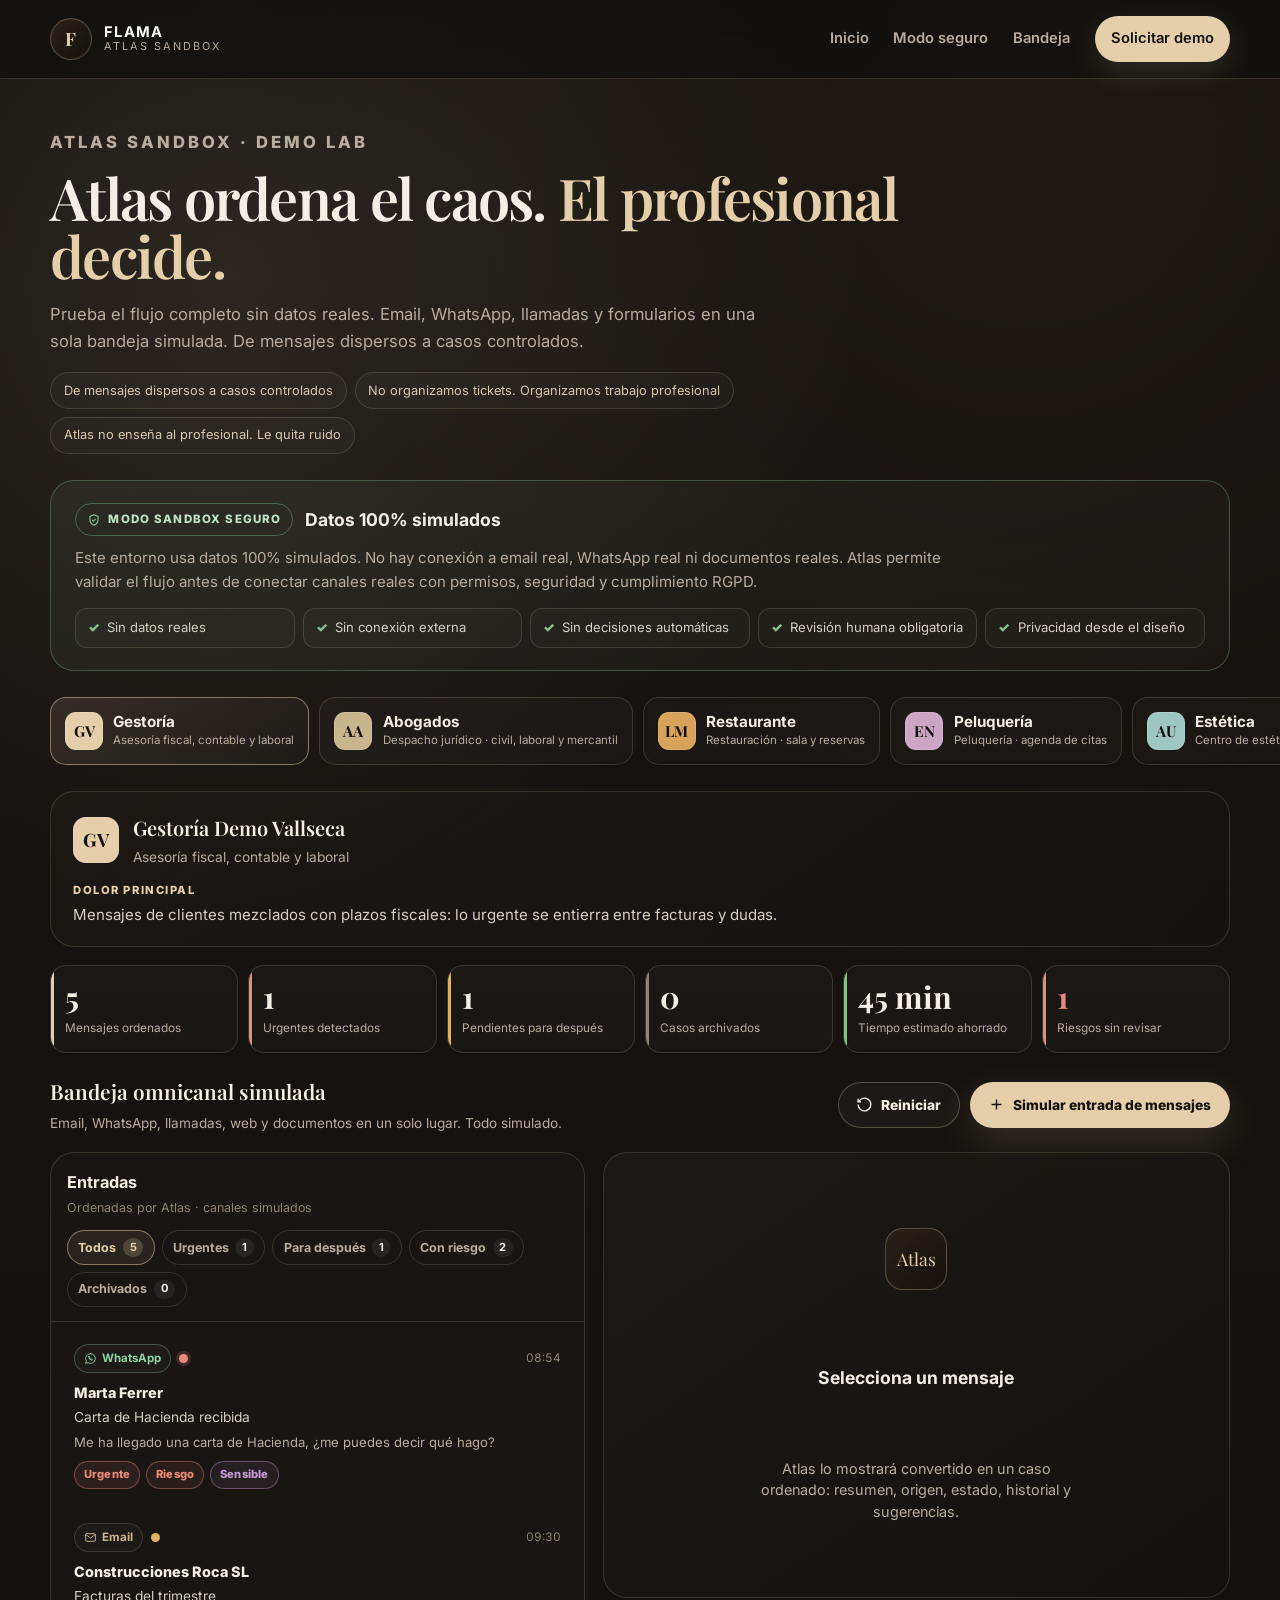
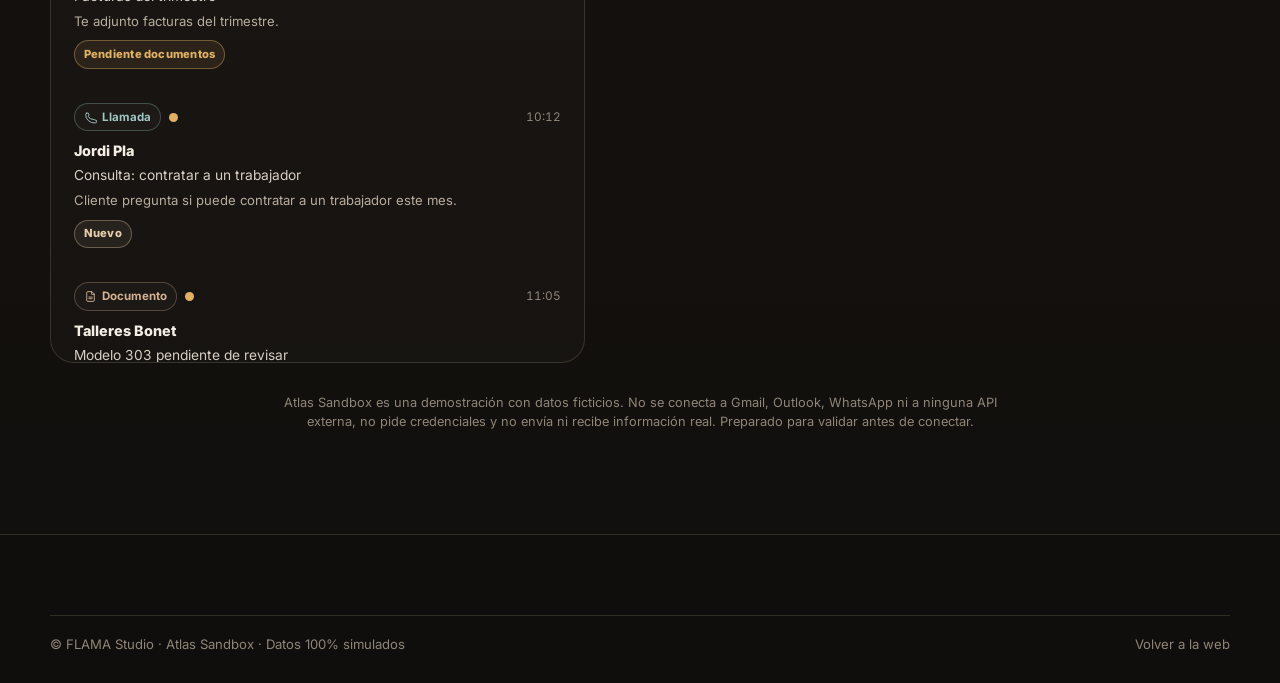
<file: atlas-sandbox.html>
<!DOCTYPE html>
<html lang="es">
<head>
  <meta charset="UTF-8" />
  <meta name="viewport" content="width=device-width, initial-scale=1.0, viewport-fit=cover" />
  <title>Atlas Sandbox · Prueba el flujo completo sin datos reales | FLAMA Studio</title>
  <meta name="description" content="Atlas Sandbox: demo navegable con datos 100% simulados. Email, WhatsApp, llamadas y formularios en una sola bandeja profesional. Atlas ordena el caos, el profesional decide." />
  <meta name="robots" content="noindex, nofollow" />

  <meta property="og:type" content="website" />
  <meta property="og:title" content="Atlas Sandbox · Atlas ordena el caos. El profesional decide." />
  <meta property="og:description" content="Demo segura con datos 100% simulados para validar el flujo antes de conectar canales reales." />
  <meta property="og:site_name" content="FLAMA Studio" />

  <link rel="preconnect" href="https://fonts.googleapis.com">
  <link rel="preconnect" href="https://fonts.gstatic.com" crossorigin>
  <link href="https://fonts.googleapis.com/css2?family=Inter:wght@400;500;600;700;800;900&family=Playfair+Display:wght@600;700&display=swap" rel="stylesheet">

  <link rel="icon" href="favicon.svg" type="image/svg+xml" />
  <link rel="apple-touch-icon" href="favicon.svg" />

  <link rel="stylesheet" href="style.css" />
  <link rel="stylesheet" href="sandbox.css" />
</head>
<body>
  <a href="#main" class="skip-link">Saltar al contenido</a>

  <header class="site-header" id="top">
    <div class="container header-inner">
      <a href="./" class="brand" aria-label="FLAMA Studio inicio">
        <span class="brand-mark">F</span>
        <span>
          <strong>FLAMA</strong>
          <small>Atlas Sandbox</small>
        </span>
      </a>

      <button class="nav-toggle" id="navToggle" aria-label="Abrir menú" aria-controls="siteNav" aria-expanded="false">
        <span></span><span></span><span></span>
      </button>

      <nav class="site-nav" id="siteNav" aria-label="Navegación principal">
        <a href="./">Inicio</a>
        <a href="#privacidad">Modo seguro</a>
        <a href="#bandeja">Bandeja</a>
        <a href="./#contacto" class="nav-cta">Solicitar demo</a>
      </nav>
    </div>
  </header>

  <main id="main" class="sbx-main">
    <div class="container">

      <!-- Intro -->
      <section class="sbx-intro">
        <p class="eyebrow">Atlas Sandbox · Demo Lab</p>
        <h1>Atlas ordena el caos. <span>El profesional decide.</span></h1>
        <p>Prueba el flujo completo sin datos reales. Email, WhatsApp, llamadas y formularios en una sola bandeja simulada. De mensajes dispersos a casos controlados.</p>
        <div class="sbx-claim">
          <span>De mensajes dispersos a casos controlados</span>
          <span>No organizamos tickets. Organizamos trabajo profesional</span>
          <span>Atlas no enseña al profesional. Le quita ruido</span>
        </div>
      </section>

      <!-- Panel de privacidad / sandbox seguro -->
      <section class="sbx-privacy" id="privacidad" aria-labelledby="privacyTitle">
        <div class="sbx-privacy-head">
          <span class="sbx-privacy-badge">
            <svg viewBox="0 0 24 24" aria-hidden="true"><path d="M12 3l7 3v5c0 4.5-3 8-7 10-4-2-7-5.5-7-10V6z"/><path d="m9 12 2 2 4-4"/></svg>
            Modo Sandbox seguro
          </span>
          <h3 id="privacyTitle">Datos 100% simulados</h3>
        </div>
        <p>Este entorno usa datos 100% simulados. No hay conexión a email real, WhatsApp real ni documentos reales. Atlas permite validar el flujo antes de conectar canales reales con permisos, seguridad y cumplimiento RGPD.</p>
        <ul class="sbx-privacy-list">
          <li>Sin datos reales</li>
          <li>Sin conexión externa</li>
          <li>Sin decisiones automáticas</li>
          <li>Revisión humana obligatoria</li>
          <li>Privacidad desde el diseño</li>
        </ul>
      </section>

      <!-- Selector de vertical -->
      <h2 class="sr-only" style="position:absolute;left:-999px">Selecciona un negocio virtual</h2>
      <section class="sbx-selector" id="sbxSelector" aria-label="Selector de negocio virtual"></section>

      <!-- Cabecera del negocio -->
      <section class="sbx-biz-head" id="sbxBizHead"></section>

      <!-- Métricas de orden -->
      <section class="sbx-metrics" id="sbxMetrics" aria-label="Métricas de orden (simuladas)"></section>

      <!-- Barra de acciones -->
      <div class="sbx-toolbar" id="bandeja">
        <div class="sbx-toolbar-left">
          <h2>Bandeja omnicanal simulada</h2>
          <p>Email, WhatsApp, llamadas, web y documentos en un solo lugar. Todo simulado.</p>
        </div>
        <div class="sbx-toolbar-actions">
          <button class="sbx-btn sbx-btn-ghost" id="sbxReset" type="button" title="Restablecer la demo a su estado inicial">
            <svg viewBox="0 0 24 24" aria-hidden="true"><path d="M3 12a9 9 0 1 0 3-6.7L3 8"/><path d="M3 4v4h4"/></svg>
            Reiniciar
          </button>
          <button class="sbx-btn sbx-btn-primary" id="sbxSimulate" type="button">
            <svg viewBox="0 0 24 24" aria-hidden="true"><path d="M12 5v14M5 12h14"/></svg>
            Simular entrada de mensajes
          </button>
        </div>
      </div>

      <!-- Workspace: bandeja + panel de caso -->
      <section class="sbx-workspace" id="sandboxApp">
        <div class="sbx-inbox-col">
          <div class="sbx-inbox-head">
            <h3>Entradas</h3>
            <p>Ordenadas por Atlas · canales simulados</p>
          </div>
          <div class="sbx-filters" id="sbxFilters" role="group" aria-label="Filtros de la bandeja"></div>
          <div class="sbx-inbox" id="sbxInbox" aria-label="Lista de entradas simuladas"></div>
        </div>

        <div class="sbx-case-col" id="sbxCasePanel" aria-live="polite"></div>
      </section>

      <p class="sbx-footnote">
        Atlas Sandbox es una demostración con datos ficticios. No se conecta a Gmail, Outlook, WhatsApp ni a ninguna
        API externa, no pide credenciales y no envía ni recibe información real. Preparado para validar antes de conectar.
      </p>

    </div>
  </main>

  <div class="sbx-toast" id="sbxToast" role="status" aria-live="polite"></div>

  <footer class="site-footer">
    <div class="container">
      <div class="footer-bottom">
        <span>© FLAMA Studio · Atlas Sandbox · Datos 100% simulados</span>
        <span><a href="./">Volver a la web</a></span>
      </div>
    </div>
  </footer>

  <script src="sandbox-data.js"></script>
  <script src="sandbox.js"></script>
  <script>
    /* Menú móvil (mismo comportamiento que la web principal) */
    (function () {
      var navToggle = document.getElementById('navToggle');
      var siteNav = document.getElementById('siteNav');
      if (navToggle && siteNav) {
        navToggle.addEventListener('click', function () {
          var isOpen = siteNav.classList.toggle('open');
          navToggle.classList.toggle('active', isOpen);
          navToggle.setAttribute('aria-expanded', String(isOpen));
          document.body.classList.toggle('nav-open', isOpen);
        });
        siteNav.querySelectorAll('a').forEach(function (link) {
          link.addEventListener('click', function () {
            siteNav.classList.remove('open');
            navToggle.classList.remove('active');
            navToggle.setAttribute('aria-expanded', 'false');
            document.body.classList.remove('nav-open');
          });
        });
      }
    })();
  </script>
</body>
</html>
</file>
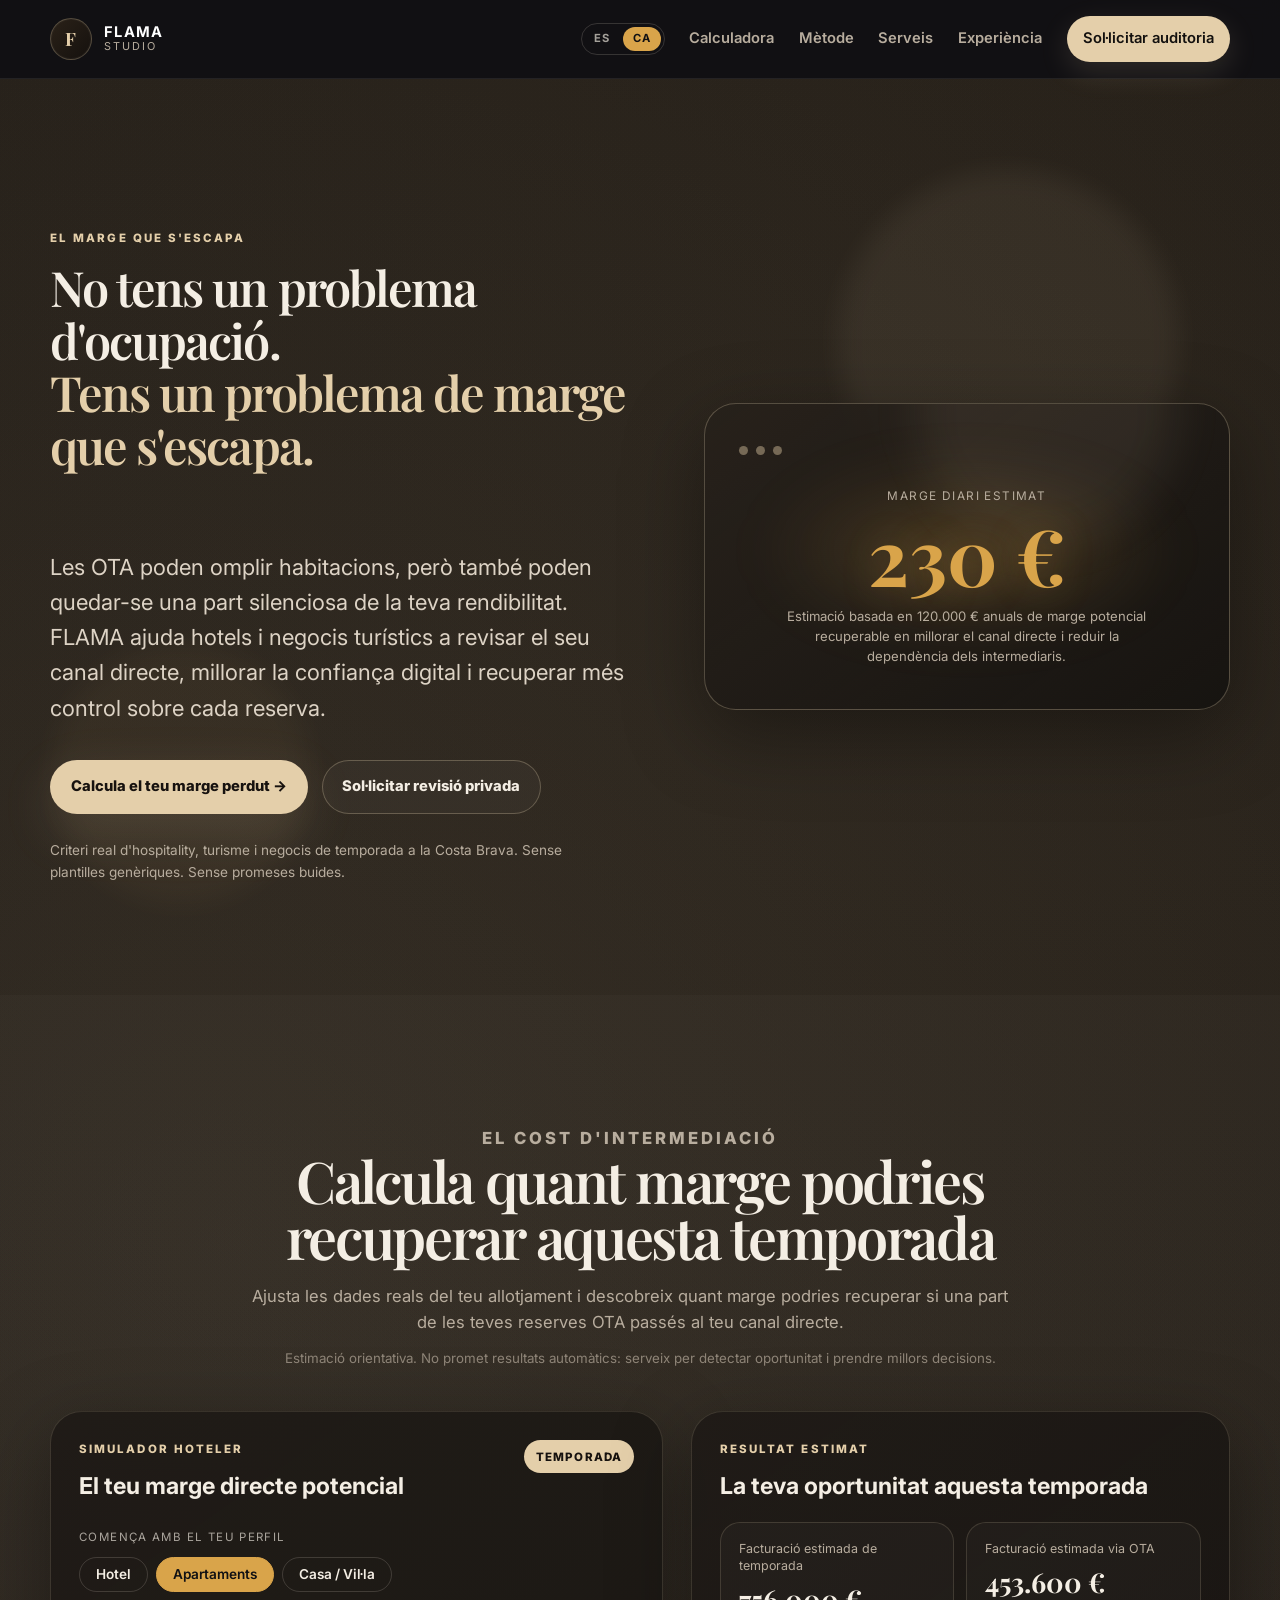
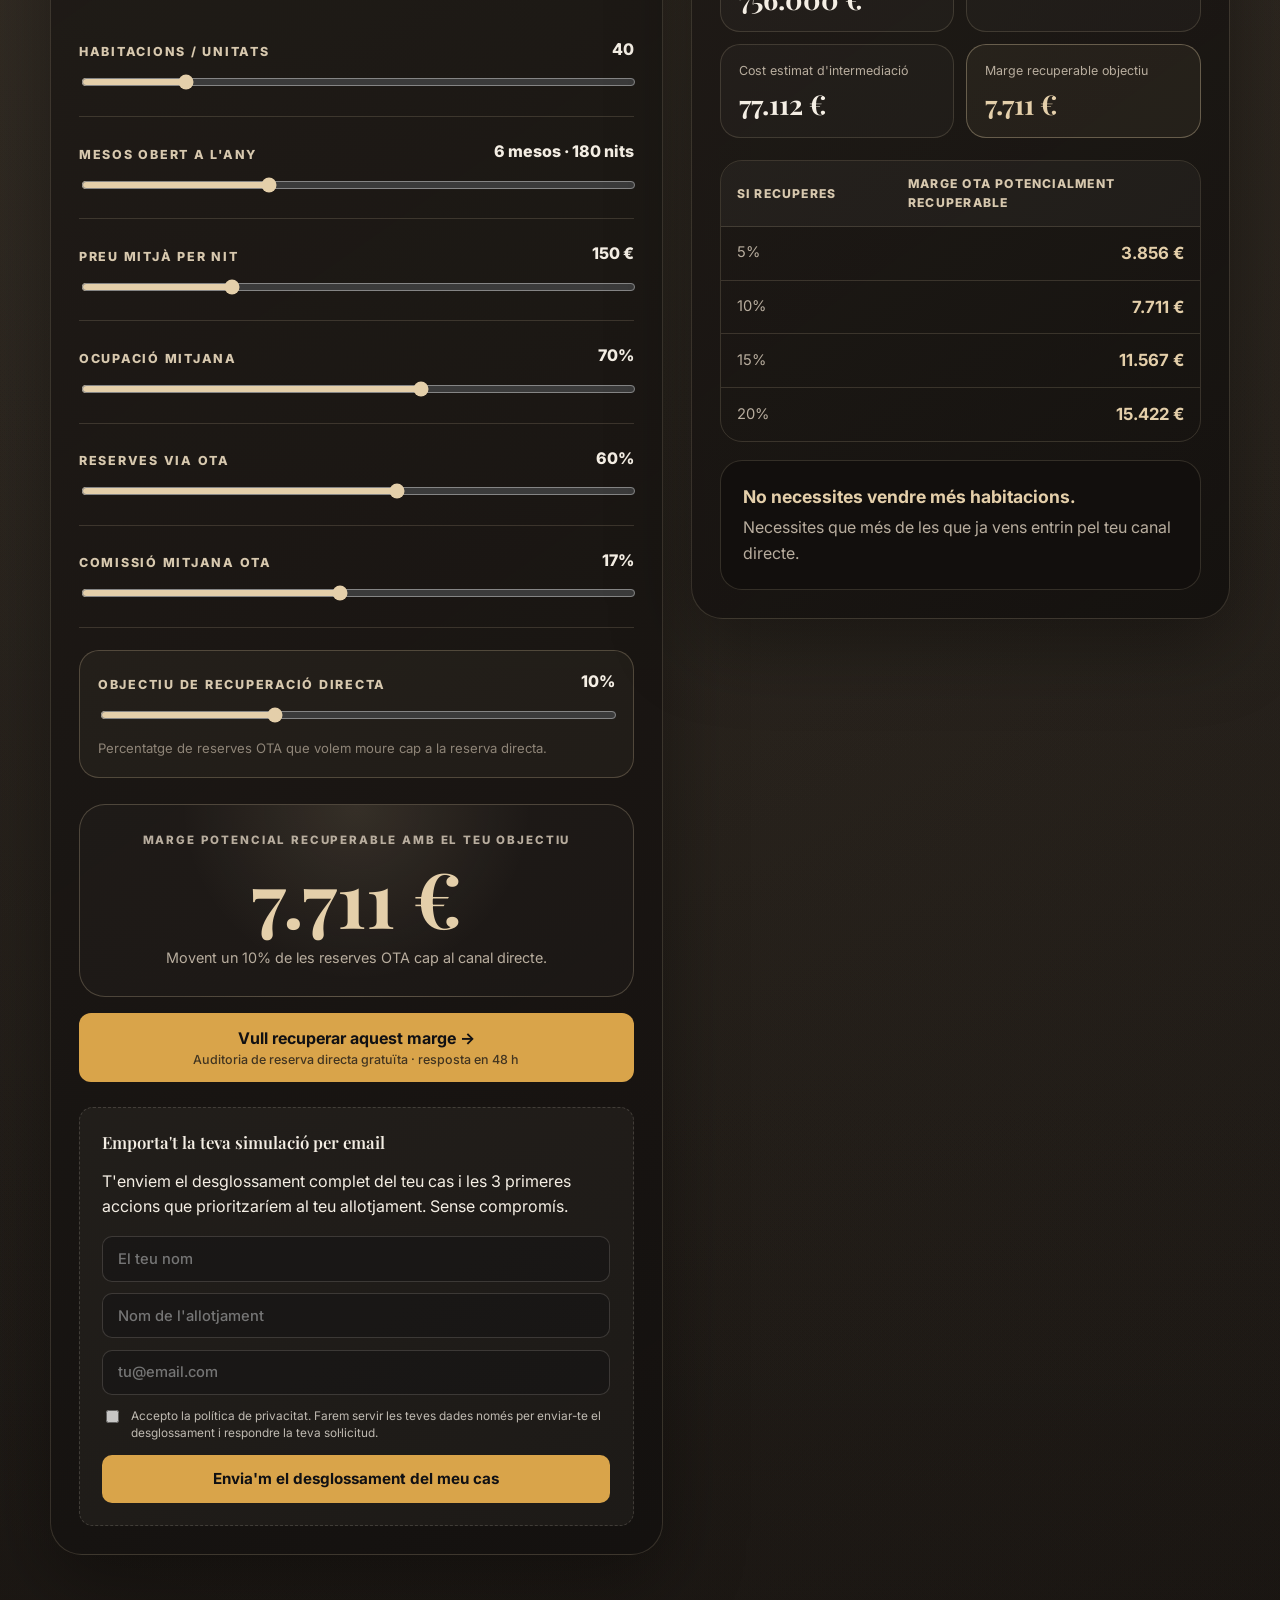
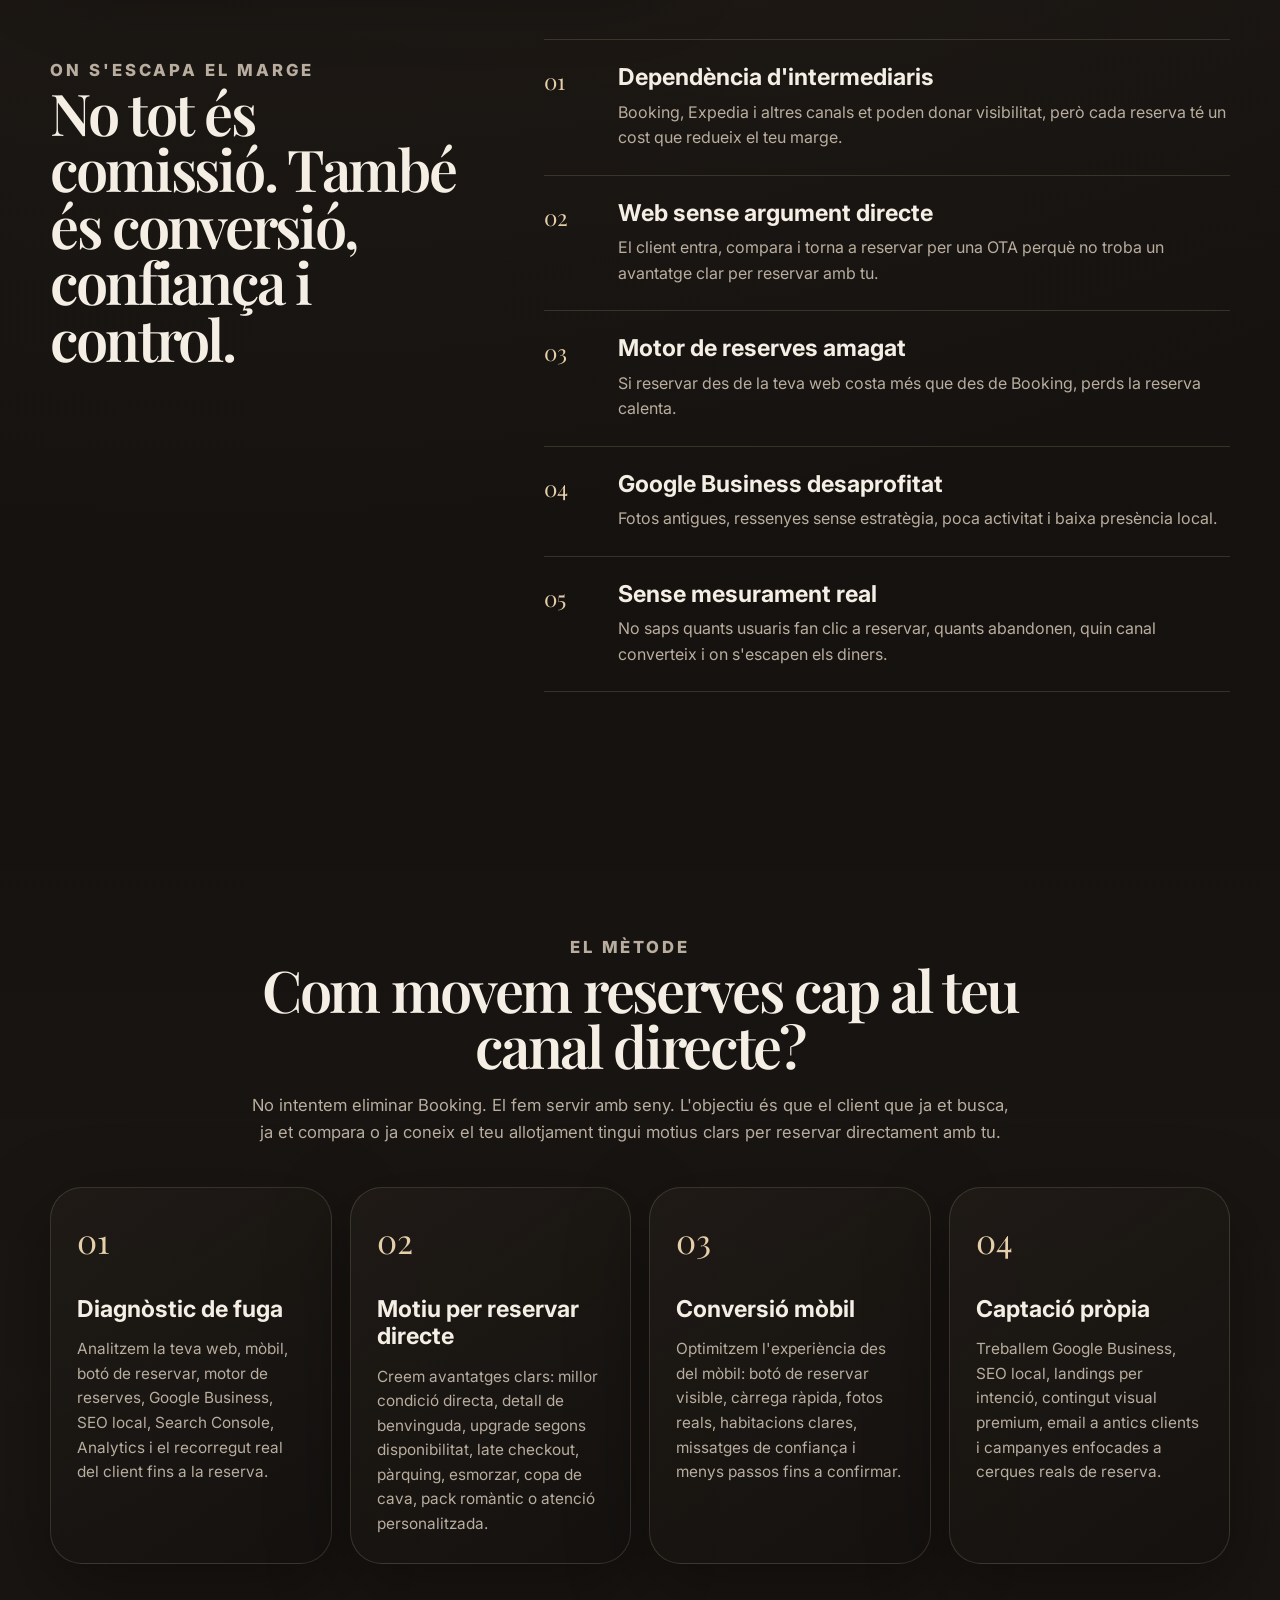
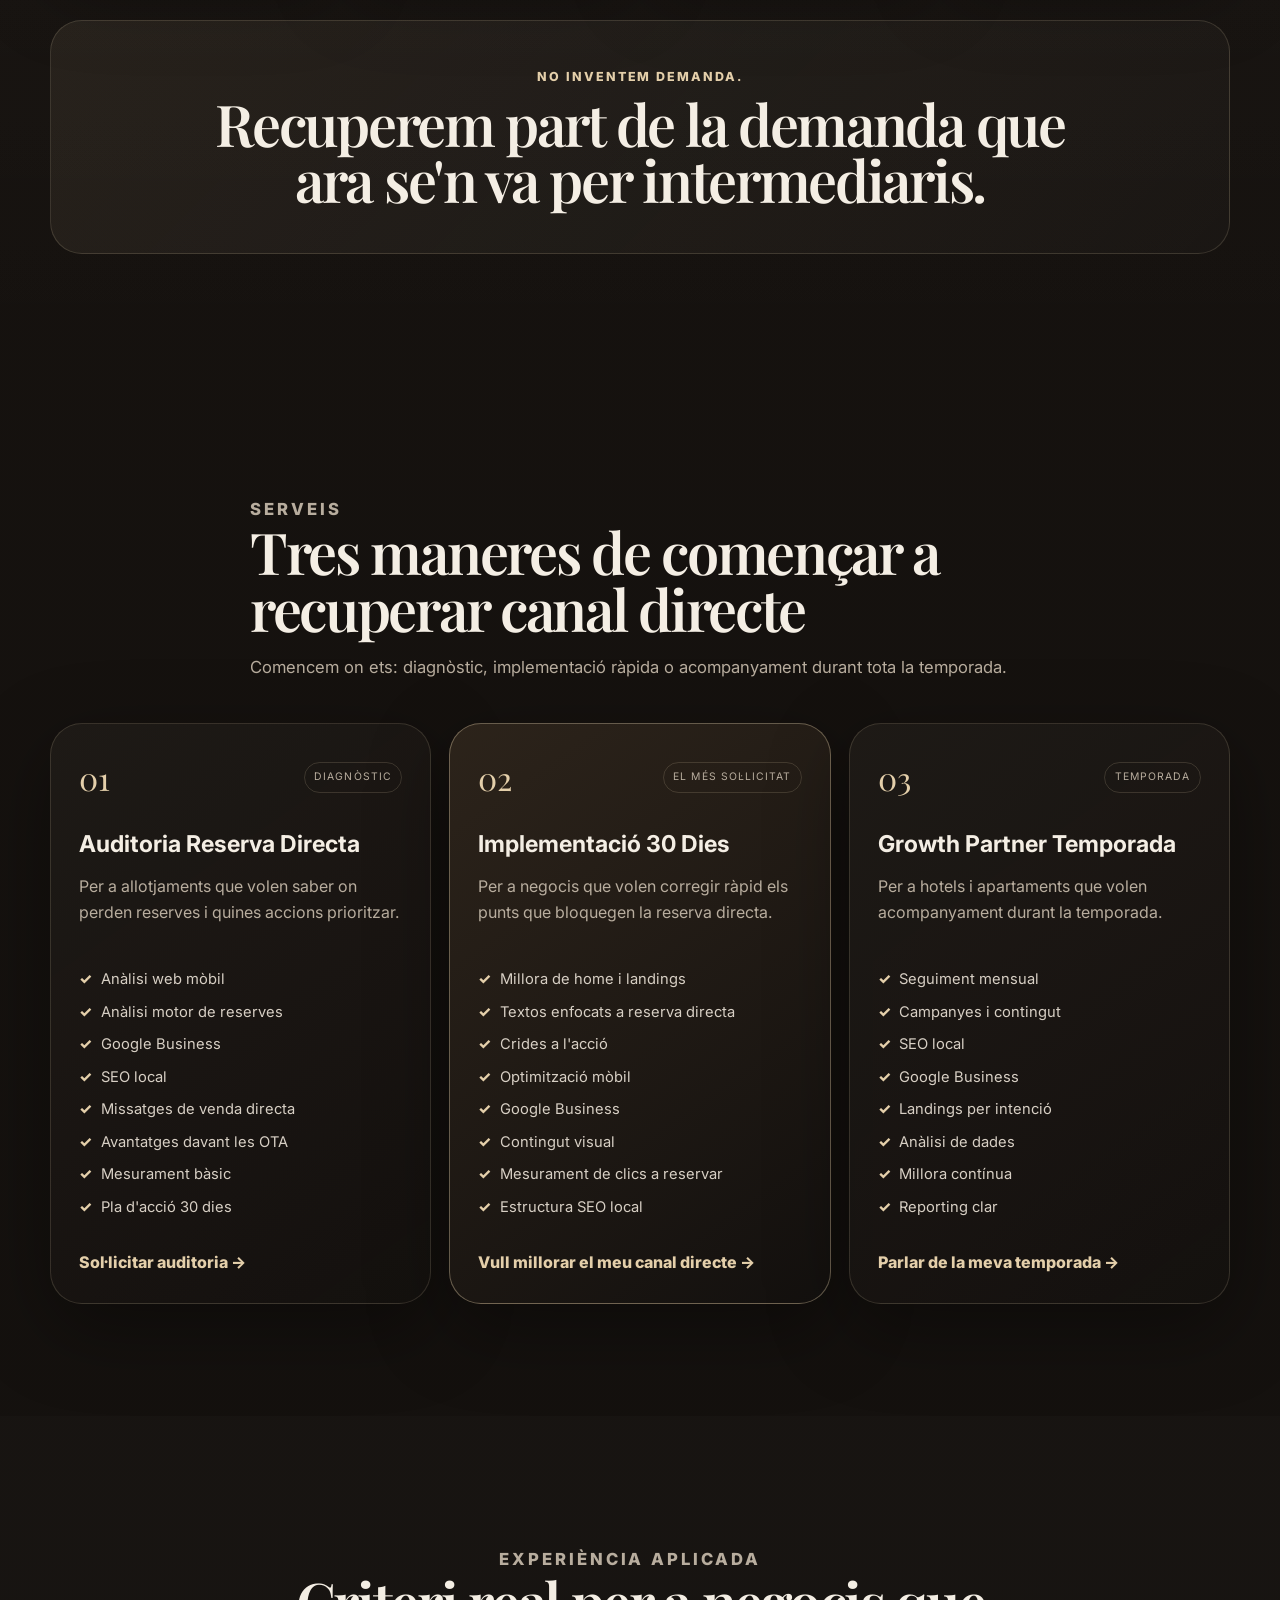
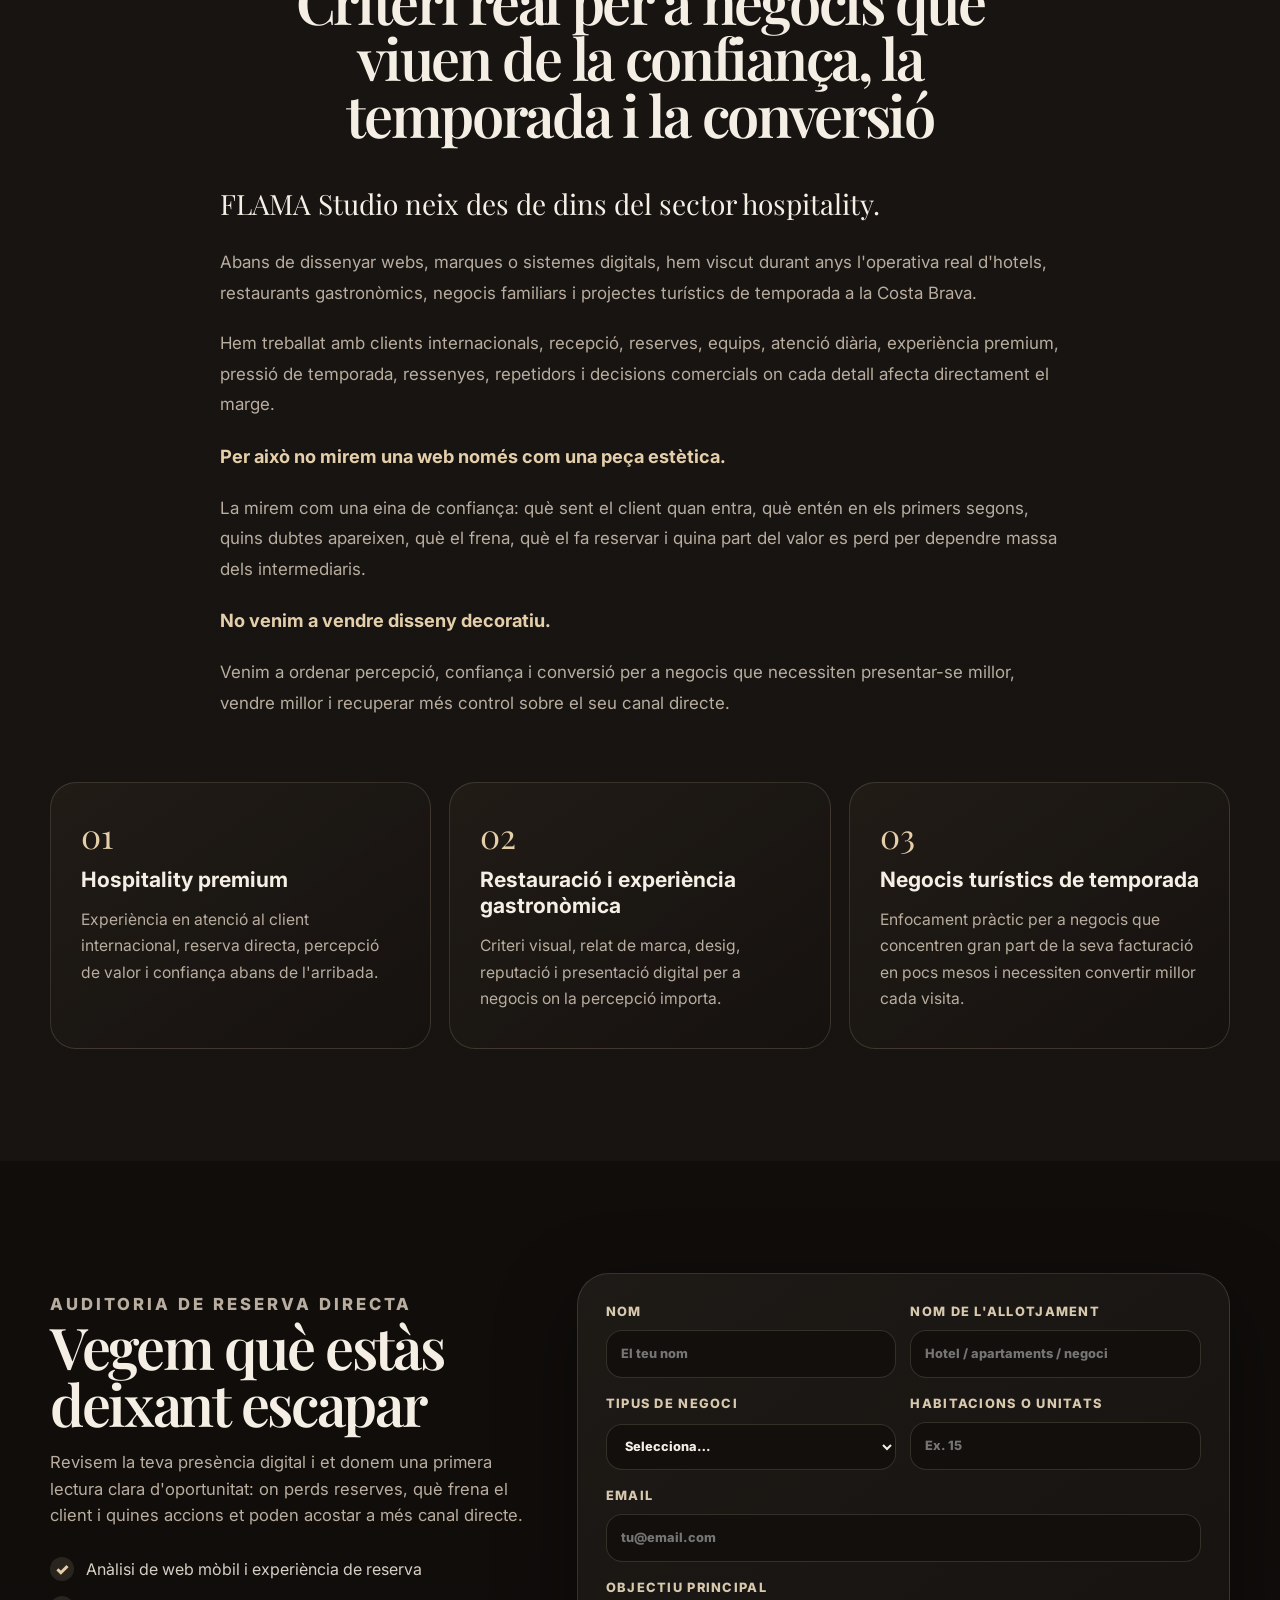
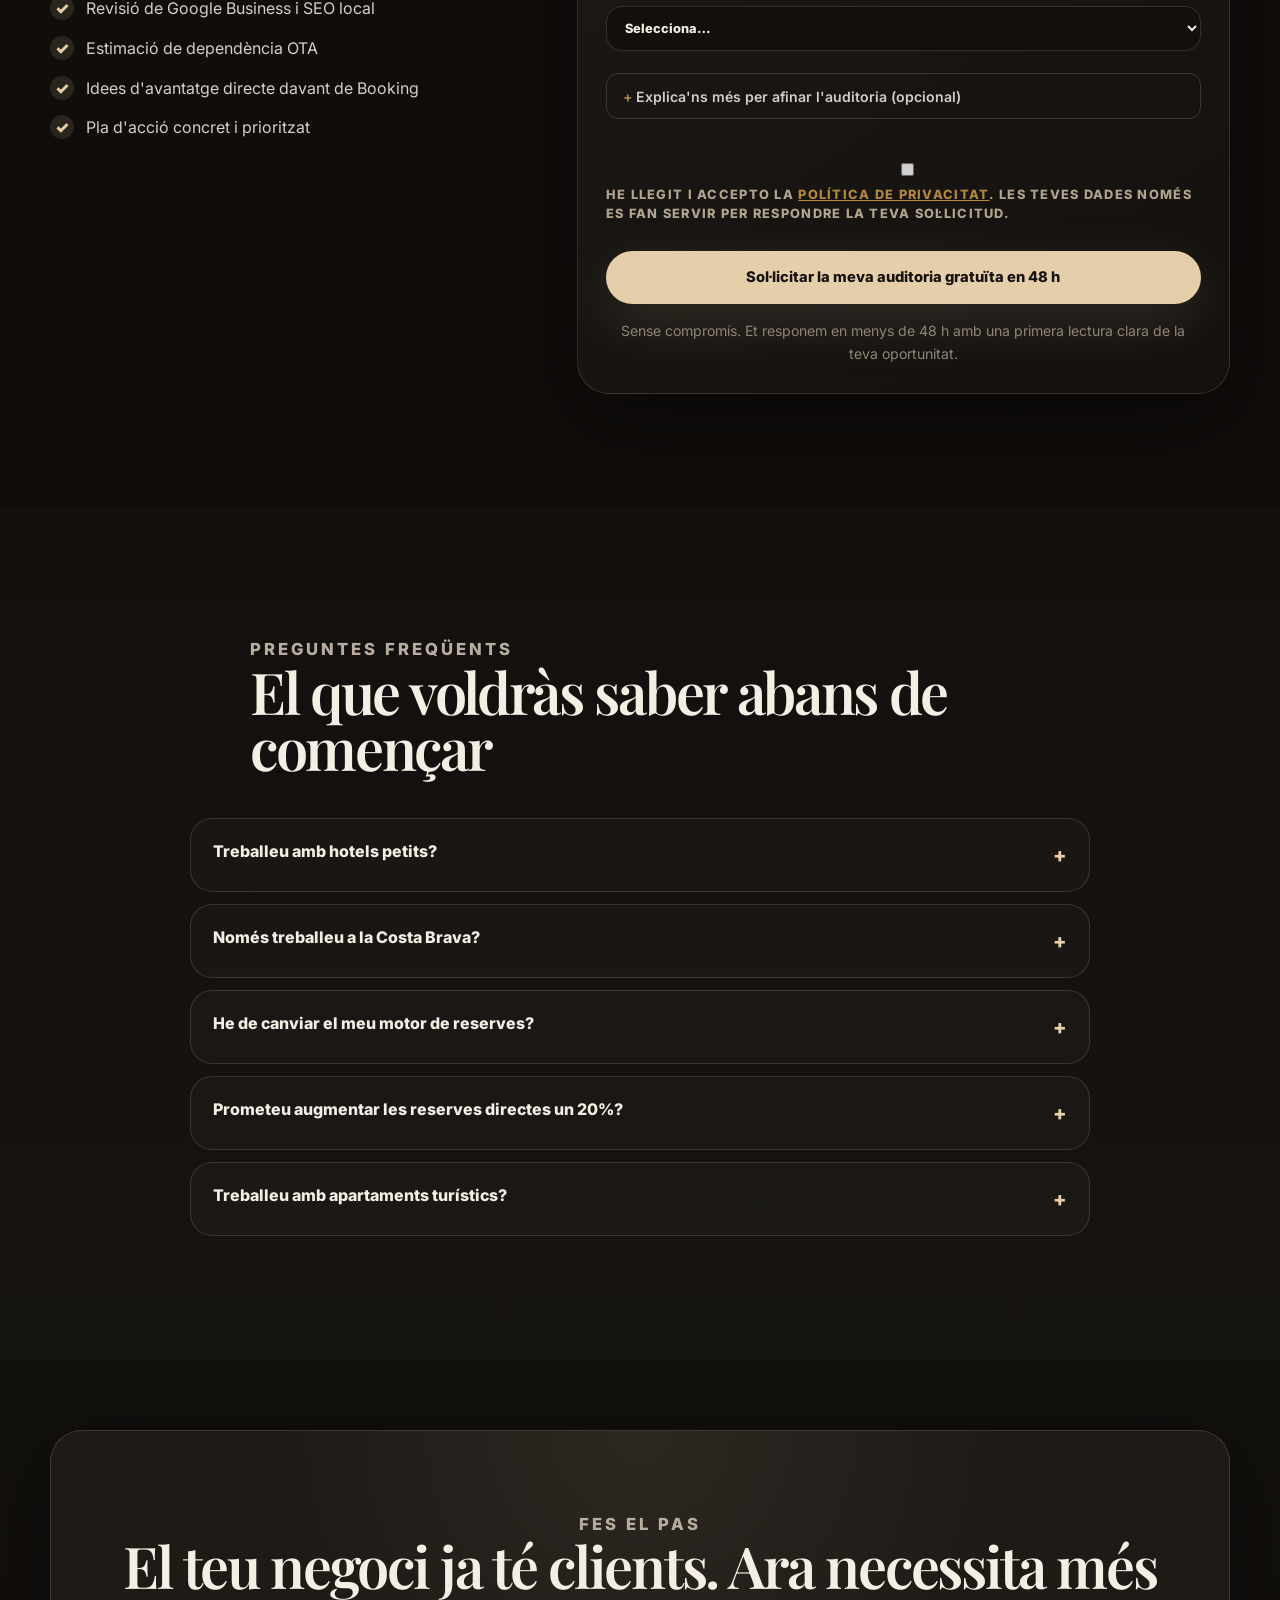
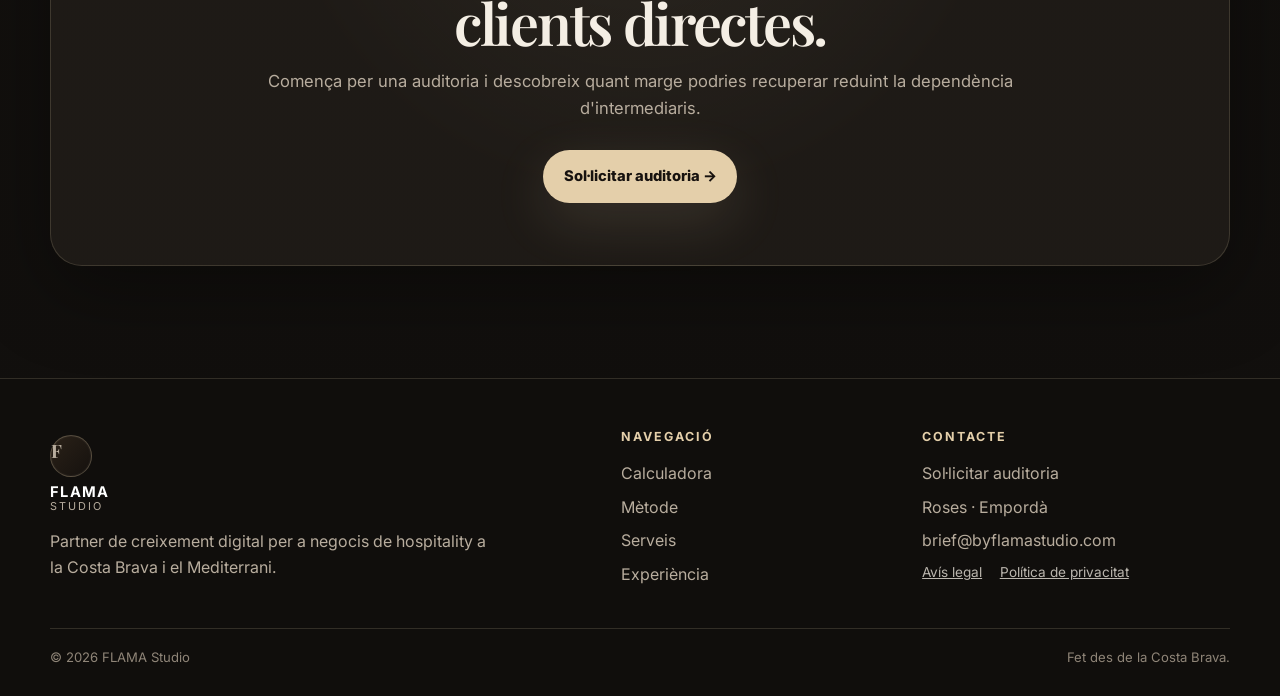
<file: ca.html>
<!DOCTYPE html>
<html lang="ca">
<head>
  <meta charset="UTF-8" />
  <meta name="viewport" content="width=device-width, initial-scale=1.0, viewport-fit=cover" />

  <!-- Google Tag Manager: PENDIENTE de configurar.
       Cuando tengas tu ID de Google (formato GTM-XXXX), pega aquí el código que
       te da Google y empezarás a medir visitas y clics. De momento se deja fuera
       para no cargar cookies innecesarias ni generar errores en la web. -->
  <script>window.dataLayer = window.dataLayer || [];</script>
  <title>FLAMA Studio | Reserva directa per a hotels i allotjaments a la Costa Brava</title>
  <meta name="description" content="Ajudem hotels, apartaments turístics i negocis hospitality de la Costa Brava a reduir la dependència de Booking, millorar la seva web i augmentar les reserves directes." />
  <meta name="keywords" content="reserva directa hotels Costa Brava, màrqueting digital hotels Costa Brava, web per a hotels Roses, agència màrqueting hotels Girona, reduir dependència Booking hotel, augmentar reserves directes hotel, disseny web hotels Costa Brava, Google Business hotels, SEO local hotels Costa Brava, apartaments turístics reserva directa" />
  <meta name="author" content="FLAMA Studio" />
  <meta name="robots" content="index, follow, max-image-preview:large" />
  <link rel="canonical" href="https://byflamastudio.com/ca.html" />
  <link rel="alternate" hreflang="es" href="https://byflamastudio.com/" />
  <link rel="alternate" hreflang="ca" href="https://byflamastudio.com/ca.html" />
  <link rel="alternate" hreflang="x-default" href="https://byflamastudio.com/" />

  <meta property="og:type" content="website" />
  <meta property="og:title" content="FLAMA Studio | Més reserves directes. Menys dependència de Booking." />
  <meta property="og:description" content="Sistemes digitals per a hotels, apartaments turístics i negocis hospitality que volen recuperar marge i augmentar la reserva directa." />
  <meta property="og:url" content="https://byflamastudio.com/ca.html" />
  <meta property="og:site_name" content="FLAMA Studio" />
  <meta property="og:image" content="https://byflamastudio.com/assets/og-flama.jpg" />
  <meta property="og:image:width" content="1200" />
  <meta property="og:image:height" content="630" />
  <meta property="og:image:alt" content="FLAMA Studio — més reserves directes per a hotels de la Costa Brava" />
  <meta property="og:locale" content="ca_ES" />

  <meta name="twitter:card" content="summary_large_image" />
  <meta name="twitter:title" content="FLAMA Studio | Reserva directa per a hospitality" />
  <meta name="twitter:description" content="Reduïm la dependència OTA i millorem el canal directe d'hotels i allotjaments turístics." />
  <meta name="twitter:image" content="https://byflamastudio.com/assets/og-flama.jpg" />

  <link rel="preconnect" href="https://fonts.googleapis.com">
  <link rel="preconnect" href="https://fonts.gstatic.com" crossorigin>
  <link href="https://fonts.googleapis.com/css2?family=Inter:wght@400;500;600;700;800;900&family=Playfair+Display:wght@600;700&display=swap" rel="stylesheet">

  <link rel="icon" href="favicon.svg" type="image/svg+xml" />
  <link rel="apple-touch-icon" href="favicon.svg" />

  <link rel="stylesheet" href="style.css" />

  <style id="fcro-styles">
    /* ===== Mejoras de captación FLAMA · autocontenidas, no dependen de style.css ===== */
    :root{
      --fcro-ink:#101013;
      --fcro-cream:#f4ecdd;
      --fcro-amber:#d9a44a;
      --fcro-amber-dark:#b9852f;
      --fcro-line:rgba(244,236,221,.16);
    }

    /* --- Selector de idioma ES/CA --- */
    .fcro-lang{display:flex;gap:.15rem;align-items:center;margin-left:auto;border:1px solid var(--fcro-line);border-radius:999px;padding:.18rem;flex:none}
    .fcro-lang a{font:700 .7rem/1 'Inter',sans-serif;letter-spacing:.1em;padding:.42rem .62rem;border-radius:999px;text-decoration:none;color:inherit;opacity:.65;transition:opacity .2s ease,background .2s ease}
    .fcro-lang a:hover{opacity:1}
    .fcro-lang a.active{background:var(--fcro-amber);color:var(--fcro-ink);opacity:1}
    @media (max-width:760px){.fcro-lang{margin-right:.6rem}}

    /* --- Presets del simulador --- */
    .fcro-presets{display:flex;flex-wrap:wrap;gap:.5rem;margin:0 0 1.4rem}
    .fcro-presets p{flex-basis:100%;margin:0 0 .15rem;font-size:.72rem;letter-spacing:.12em;text-transform:uppercase;opacity:.65}
    .fcro-chip{font:600 .85rem/1 'Inter',sans-serif;padding:.62rem 1rem;border-radius:999px;border:1px solid var(--fcro-line);background:transparent;color:inherit;cursor:pointer;transition:all .2s ease}
    .fcro-chip:hover{border-color:var(--fcro-amber)}
    .fcro-chip.active{background:var(--fcro-amber);border-color:var(--fcro-amber);color:var(--fcro-ink)}

    /* --- CTA bajo el resultado del simulador --- */
    .fcro-calc-cta{display:block;text-align:center;margin-top:1rem;padding:.95rem 1.4rem;border-radius:12px;background:var(--fcro-amber);color:var(--fcro-ink);font:700 1rem 'Inter',sans-serif;text-decoration:none;transition:background .2s ease}
    .fcro-calc-cta:hover{background:var(--fcro-amber-dark)}
    .fcro-calc-cta small{display:block;font-weight:500;font-size:.78rem;opacity:.75;margin-top:.2rem}

    /* --- Captura de lead del simulador --- */
    .fcro-leadbox{margin-top:1.6rem;padding:1.4rem;border-radius:14px;border:1px dashed var(--fcro-line);background:rgba(244,236,221,.04)}
    .fcro-leadbox h4{margin:0 0 .3rem;font:600 1.05rem 'Playfair Display',serif}
    .fcro-leadbox>p{margin:0 0 1rem;font-size:.88rem;opacity:.8}
    .fcro-leadbox .fcro-lead-fields{display:grid;gap:.7rem}
    .fcro-leadbox input[type=text],.fcro-leadbox input[type=email]{width:100%;box-sizing:border-box;padding:.8rem .9rem;border-radius:10px;border:1px solid var(--fcro-line);background:rgba(16,16,19,.35);color:inherit;font:500 .92rem 'Inter',sans-serif}
    .fcro-leadbox input:focus{outline:2px solid var(--fcro-amber);outline-offset:1px}
    .fcro-leadbox button{margin-top:.8rem;width:100%;padding:.9rem;border:0;border-radius:10px;background:var(--fcro-amber);color:var(--fcro-ink);font:700 .95rem 'Inter',sans-serif;cursor:pointer;transition:background .2s ease}
    .fcro-leadbox button:hover{background:var(--fcro-amber-dark)}
    .fcro-leadbox .fcro-consent{display:flex;gap:.55rem;align-items:flex-start;margin-top:.8rem;font-size:.74rem;opacity:.75;line-height:1.45}
    .fcro-leadbox .fcro-consent input{margin-top:.15rem}
    .fcro-lead-ok{display:none;text-align:center;padding:1.2rem .6rem}
    .fcro-lead-ok strong{display:block;font-size:1.05rem;margin-bottom:.3rem;color:var(--fcro-amber)}
    .fcro-leadbox.sent .fcro-lead-form{display:none}
    .fcro-leadbox.sent .fcro-lead-ok{display:block}

    /* --- Barra fija inferior (solo móvil) --- */
    .fcro-sticky{display:none}
    @media (max-width:768px){
      .fcro-sticky{position:fixed;left:0;right:0;bottom:0;z-index:89;display:flex;gap:.6rem;padding:.65rem .9rem calc(.65rem + env(safe-area-inset-bottom));background:rgba(16,16,19,.92);backdrop-filter:blur(10px);border-top:1px solid var(--fcro-line);transform:translateY(0);transition:transform .25s ease}
      .fcro-sticky.hidden{transform:translateY(110%)}
      .fcro-sticky a{flex:1;text-align:center;padding:.85rem .5rem;border-radius:10px;font:700 .92rem 'Inter',sans-serif;text-decoration:none}
      .fcro-sticky .fcro-sticky-main{background:var(--fcro-amber);color:var(--fcro-ink)}
      body{padding-bottom:64px}
    }

    /* --- Formulario: bloque opcional + consentimiento --- */
    .fcro-more{margin:.4rem 0 .9rem;border:1px solid var(--fcro-line);border-radius:12px;overflow:hidden}
    .fcro-more summary{cursor:pointer;padding:.85rem 1rem;font:600 .88rem 'Inter',sans-serif;opacity:.85;list-style:none}
    .fcro-more summary::before{content:'+ ';color:var(--fcro-amber)}
    .fcro-more[open] summary::before{content:'– '}
    .fcro-more .fcro-more-inner{padding:.2rem 1rem 1rem}
    .fcro-rgpd{display:flex;gap:.55rem;align-items:flex-start;margin:.7rem 0;font-size:.76rem;opacity:.8;line-height:1.45}
    .fcro-rgpd input{margin-top:.15rem}
    .fcro-rgpd a{color:var(--fcro-amber);text-decoration:underline;cursor:pointer}

    /* --- Diálogos legales --- */
    .fcro-dialog{max-width:680px;width:calc(100% - 2.4rem);border:0;border-radius:16px;padding:0;background:var(--fcro-cream);color:#1c1a16}
    .fcro-dialog::backdrop{background:rgba(0,0,0,.65)}
    .fcro-dialog .fcro-dialog-inner{padding:1.8rem 1.6rem;max-height:75vh;overflow:auto;font:400 .92rem/1.65 'Inter',sans-serif}
    .fcro-dialog h2{font:600 1.4rem 'Playfair Display',serif;margin:0 0 .9rem}
    .fcro-dialog h3{font:600 1rem 'Inter',sans-serif;margin:1.2rem 0 .35rem}
    .fcro-dialog p{margin:.4rem 0}
    .fcro-dialog .fcro-close{position:sticky;top:0;float:right;border:0;background:#1c1a16;color:var(--fcro-cream);width:34px;height:34px;border-radius:50%;font-size:1.1rem;cursor:pointer;margin:-.4rem -.2rem 0 0}
    .fcro-legal-links{display:flex;gap:1.1rem;flex-wrap:wrap;margin-top:.5rem}
    .fcro-legal-links button{border:0;background:none;padding:0;color:inherit;opacity:.75;font:inherit;font-size:.85rem;cursor:pointer;text-decoration:underline}
    .fcro-legal-links button:hover{opacity:1}

    /* --- FIX escritorio: titular del hero desproporcionado --- */
    .hero-copy h1{
      font-size:clamp(2.5rem, 3.8vw, 3.9rem) !important;
      line-height:1.08 !important;
      overflow-wrap:break-word;
    }
    .hero-copy{min-width:0}
    @media (min-width:1100px){
      .hero-grid{align-items:center}
    }

    /* --- FIX: separar el hero de la cabecera fija para que el H1 no quede tapado --- */
    .hero{align-items:start}
    .hero.section-pad{padding-top:150px}
    @media (max-width:1080px){.hero.section-pad{padding-top:124px}}
    @media (max-width:760px){.hero.section-pad{padding-top:108px}}

    /* --- Sección Experiencia (relato de estudio, sin portfolio) --- */
    .exp-text{max-width:840px;margin:0 auto}
    .exp-text p{color:var(--muted);font-size:1.06rem;line-height:1.8;margin:0 0 1.25rem}
    .exp-text .exp-lead{color:var(--text);font-family:"Playfair Display",serif;font-size:clamp(1.35rem,2.5vw,1.75rem);line-height:1.4;margin-bottom:1.5rem}
    .exp-text .exp-accent{color:var(--gold);font-weight:700;font-size:1.14rem}
    .exp-grid{display:grid;grid-template-columns:repeat(3,1fr);gap:18px;margin-top:64px}
    .exp-card{border:1px solid var(--line);border-radius:26px;background:linear-gradient(145deg,rgba(45,36,27,.5),rgba(20,17,15,.55));padding:36px 30px;display:flex;flex-direction:column;gap:14px}
    .exp-card .exp-num{font-family:"Playfair Display",serif;color:var(--gold);font-size:2.1rem;line-height:1}
    .exp-card h3{margin:0;color:var(--text);font-size:1.32rem;line-height:1.25}
    .exp-card p{margin:0;color:var(--muted);font-size:.98rem;line-height:1.68}
    @media (max-width:1080px){.exp-grid{grid-template-columns:1fr 1fr}}
    @media (max-width:760px){.exp-grid{grid-template-columns:1fr}.exp-card{padding:28px 24px}}

    /* --- HERO "El margen que se escapa": layout de 3 bloques + contador --- */
    .hero-grid--counter{
      grid-template-columns:minmax(0,1.05fr) minmax(330px,.95fr);
      grid-template-areas:"head counter" "body counter";
      align-items:start;
    }
    .hero-grid--counter .hero-head{grid-area:head;align-self:start}
    .hero-grid--counter .hero-body{grid-area:body;align-self:start;margin-top:6px}
    .hero-grid--counter .ota-counter-card{grid-area:counter;align-self:center}
    .hero-body .hero-lead{margin-top:0}
    .hero-microcopy{margin:26px 0 0;color:var(--muted);font-size:.85rem;line-height:1.6;max-width:560px}

    /* --- Tarjeta del contador (estética fuego/dorado cálido FLAMA) --- */
    .ota-counter-card{
      padding:42px 34px;text-align:center;display:flex;flex-direction:column;justify-content:center;
    }
    .ota-counter-card:after{
      content:"";position:absolute;left:50%;top:48%;width:78%;height:60%;transform:translate(-50%,-50%);
      background:radial-gradient(ellipse at center,rgba(217,164,74,.24),rgba(217,164,74,.06) 55%,transparent 72%);
      filter:blur(26px);z-index:0;pointer-events:none;
    }
    .ota-counter-card>*{position:relative;z-index:1}
    .ota-counter-label{margin:4px auto 0;max-width:340px;color:var(--muted);font-size:.74rem;letter-spacing:.12em;text-transform:uppercase;line-height:1.55}
    .ota-counter{
      font-family:"Playfair Display",serif;font-weight:700;line-height:1.04;margin:.55rem 0;
      font-size:clamp(2.9rem,7.4vw,4.9rem);font-variant-numeric:tabular-nums;
      color:var(--fcro-amber);
      text-shadow:0 0 38px rgba(217,164,74,.30);
      overflow-wrap:anywhere;
    }
    .ota-counter-note{margin:.1rem auto 0;max-width:360px;color:var(--muted);font-size:.82rem;line-height:1.55}
    .ota-counter-note a{color:var(--fcro-amber);text-decoration:underline;text-underline-offset:2px}
    @media (max-width:1080px){
      .hero-grid--counter{grid-template-columns:1fr;grid-template-areas:"head" "counter" "body"}
      .hero-grid--counter .ota-counter-card{align-self:stretch;margin:6px 0}
      .hero-grid--counter .hero-body{margin-top:0}
    }

    /* --- FIX iPhone: evitar zoom automático al tocar campos del formulario --- */
    @media (max-width:768px){
      input[type=text],input[type=email],input[type=tel],input[type=url],
      input[type=number],select,textarea{font-size:16px !important}
    }

    /* --- FIX anclas: que los títulos no queden bajo la cabecera fija --- */
    section[id],#contacto,#calculadora,#metodo,#servicios,#casos{scroll-margin-top:90px}

    /* --- FIX cabecera fija: fondo opaco al hacer scroll para que no se transparente sobre el formulario --- */
    .site-header{
      background:rgba(16,16,19,.92) !important;
      backdrop-filter:blur(10px);
      -webkit-backdrop-filter:blur(10px);
      border-bottom:1px solid rgba(244,236,221,.08);
    }

    @media (prefers-reduced-motion:reduce){
      .fcro-sticky,.fcro-chip,.fcro-calc-cta{transition:none}
    }
  </style>

  <script type="application/ld+json">
  {
    "@context": "https://schema.org",
    "@type": "ProfessionalService",
    "name": "FLAMA Studio",
    "url": "https://byflamastudio.com/",
    "email": "brief@byflamastudio.com",
    "description": "Partner de creixement digital per a hotels, apartaments turístics i negocis hospitality de la Costa Brava que volen augmentar les reserves directes i reduir la dependència de les OTA.",
    "areaServed": ["Costa Brava", "Roses", "Girona", "Empordà", "Mediterrani"],
    "serviceType": ["Reserva directa hotelera", "Disseny web per a hotels", "SEO local", "Google Business", "Màrqueting digital hospitality"],
    "address": {
      "@type": "PostalAddress",
      "addressLocality": "Roses",
      "addressRegion": "Girona",
      "addressCountry": "ES"
    }
  }
  </script>
</head>
<body>
  <!-- Google Tag Manager (noscript): pendiente de configurar. -->

  <a class="skip-link" href="#main">Salta al contingut</a>

  <header class="site-header" id="top">
    <div class="container header-inner">
      <a href="#top" class="brand" aria-label="FLAMA Studio inici">
        <span class="brand-mark">F</span>
        <span>
          <strong>FLAMA</strong>
          <small>Studio</small>
        </span>
      </a>

      <nav class="fcro-lang" aria-label="Idioma">
        <a href="./" lang="es" hreflang="es">ES</a>
        <a href="ca.html" class="active" lang="ca" hreflang="ca" aria-current="true">CA</a>
      </nav>

      <button class="nav-toggle" id="navToggle" aria-label="Obre el menú" aria-controls="siteNav" aria-expanded="false">
        <span></span><span></span><span></span>
      </button>

      <nav class="site-nav" id="siteNav" aria-label="Navegació principal">
        <a href="#calculadora">Calculadora</a>
        <a href="#metodo">Mètode</a>
        <a href="#servicios">Serveis</a>
        <a href="#casos">Experiència</a>
        <a href="#contacto" class="nav-cta">Sol·licitar auditoria</a>
      </nav>
    </div>
  </header>

  <main id="main">
    <!-- HERO -->
    <section class="hero section-pad">
      <div class="ambient ambient-one"></div>
      <div class="ambient ambient-two"></div>

      <div class="container hero-grid hero-grid--counter">
        <div class="hero-head hero-copy reveal">
          <p class="eyebrow">El marge que s'escapa</p>
          <h1>No tens un problema d'ocupació.<br><span>Tens un problema de marge que s'escapa.</span></h1>
        </div>

        <aside class="hero-panel ota-counter-card reveal delay-1" aria-label="Simulació: marge que podria escapar-se per dependència d'intermediaris">
          <div class="panel-top">
            <span class="dot"></span><span class="dot"></span><span class="dot"></span>
          </div>
          <p class="ota-counter-label">Marge diari estimat</p>
          <div class="ota-counter" id="otaCounter">0 €</div>
          <p class="ota-counter-note">Estimació basada en 120.000 € anuals de marge potencial recuperable en millorar el canal directe i reduir la dependència dels intermediaris.</p>
        </aside>

        <div class="hero-body reveal delay-1">
          <p class="hero-lead">Les OTA poden omplir habitacions, però també poden quedar-se una part silenciosa de la teva rendibilitat. FLAMA ajuda hotels i negocis turístics a revisar el seu canal directe, millorar la confiança digital i recuperar més control sobre cada reserva.</p>
          <div class="hero-actions">
            <a class="btn btn-primary" href="#calculadora" data-gtm="cta_click" data-gtm-label="hero_calc">Calcula el teu marge perdut →</a>
            <a class="btn btn-secondary" href="#contacto" data-gtm="cta_click" data-gtm-label="hero_review">Sol·licitar revisió privada</a>
          </div>
          <p class="hero-microcopy">Criteri real d'hospitality, turisme i negocis de temporada a la Costa Brava. Sense plantilles genèriques. Sense promeses buides.</p>
        </div>
      </div>
    </section>

    <!-- CALCULATOR -->
    <section class="section-pad cost-section" id="calculadora">
      <div class="container section-head narrow reveal">
        <p class="eyebrow">El cost d'intermediació</p>
        <h2>Calcula quant marge podries recuperar aquesta temporada</h2>
        <p>Ajusta les dades reals del teu allotjament i descobreix quant marge podries recuperar si una part de les teves reserves OTA passés al teu canal directe.</p>
        <small>Estimació orientativa. No promet resultats automàtics: serveix per detectar oportunitat i prendre millors decisions.</small>
      </div>

      <div class="container calc-grid">
        <div class="calculator-card reveal">
          <div class="calc-header">
            <div>
              <p class="eyebrow">Simulador hoteler</p>
              <h3>El teu marge directe potencial</h3>
            </div>
            <span class="calc-badge">Temporada</span>
          </div>

          <form class="calculator" aria-label="Calculadora de marge recuperable">
            <div class="fcro-presets" role="group" aria-label="Perfils d'allotjament">
              <p>Comença amb el teu perfil</p>
              <button type="button" class="fcro-chip" data-preset="hotel">Hotel</button>
              <button type="button" class="fcro-chip active" data-preset="apartamentos">Apartaments</button>
              <button type="button" class="fcro-chip" data-preset="villa">Casa / Vil·la</button>
            </div>

            <div class="range-group">
              <div class="range-label">
                <label for="units">Habitacions / unitats</label>
                <output id="unitsValue">40</output>
              </div>
              <input type="range" id="units" min="5" max="200" value="40" step="1" />
            </div>

            <div class="range-group">
              <div class="range-label">
                <label for="months">Mesos obert a l'any</label>
                <output id="monthsValue">6 mesos · 180 nits</output>
              </div>
              <input type="range" id="months" min="3" max="12" value="6" step="1" />
            </div>

            <div class="range-group">
              <div class="range-label">
                <label for="adr">Preu mitjà per nit</label>
                <output id="adrValue">150 €</output>
              </div>
              <input type="range" id="adr" min="60" max="400" value="150" step="5" />
            </div>

            <div class="range-group">
              <div class="range-label">
                <label for="occupancy">Ocupació mitjana</label>
                <output id="occupancyValue">70%</output>
              </div>
              <input type="range" id="occupancy" min="30" max="95" value="70" step="1" />
            </div>

            <div class="range-group">
              <div class="range-label">
                <label for="ota">Reserves via OTA</label>
                <output id="otaValue">60%</output>
              </div>
              <input type="range" id="ota" min="20" max="90" value="60" step="1" />
            </div>

            <div class="range-group">
              <div class="range-label">
                <label for="commission">Comissió mitjana OTA</label>
                <output id="commissionValue">17%</output>
              </div>
              <input type="range" id="commission" min="10" max="25" value="17" step="1" />
            </div>

            <div class="range-group highlight-range">
              <div class="range-label">
                <label for="recovery">Objectiu de recuperació directa</label>
                <output id="recoveryValue">10%</output>
              </div>
              <input type="range" id="recovery" min="5" max="20" value="10" step="1" />
              <small>Percentatge de reserves OTA que volem moure cap a la reserva directa.</small>
            </div>
          </form>

          <div class="result-box">
            <p>Marge potencial recuperable amb el teu objectiu</p>
            <strong id="mainRecovery">0 €</strong>
            <span id="mainRecoveryText">Movent un 10% de les reserves OTA cap al canal directe.</span>
          </div>

          <a href="#contacto" class="fcro-calc-cta" data-gtm="cta_click" data-gtm-label="calc_result">
            Vull recuperar aquest marge →
            <small>Auditoria de reserva directa gratuïta · resposta en 48 h</small>
          </a>

          <div class="fcro-leadbox" id="fcroLeadbox">
            <div class="fcro-lead-form">
              <h4>Emporta't la teva simulació per email</h4>
              <p>T'enviem el desglossament complet del teu cas i les 3 primeres accions que prioritzaríem al teu allotjament. Sense compromís.</p>
              <div class="fcro-lead-fields">
                <input type="text" id="fcroLeadName" placeholder="El teu nom" autocomplete="name" />
                <input type="text" id="fcroLeadProperty" placeholder="Nom de l'allotjament" autocomplete="organization" />
                <input type="email" id="fcroLeadEmail" placeholder="tu@email.com" autocomplete="email" />
              </div>
              <label class="fcro-consent">
                <input type="checkbox" id="fcroLeadConsent" />
                <span>Accepto la <a href="#" class="fcro-open-privacy">política de privacitat</a>. Farem servir les teves dades només per enviar-te el desglossament i respondre la teva sol·licitud.</span>
              </label>
              <button type="button" id="fcroLeadSend">Envia'm el desglossament del meu cas</button>
            </div>
            <div class="fcro-lead-ok">
              <strong>Fet!</strong>
              <span>Hem rebut les teves dades. El desglossament del teu cas t'arriba molt aviat.</span>
            </div>
          </div>
        </div>

        <div class="results-card reveal delay-1">
          <p class="eyebrow">Resultat estimat</p>
          <h3>La teva oportunitat aquesta temporada</h3>

          <div class="kpi-grid">
            <div class="kpi">
              <span>Facturació estimada de temporada</span>
              <strong id="seasonRevenue">0 €</strong>
            </div>
            <div class="kpi">
              <span>Facturació estimada via OTA</span>
              <strong id="otaRevenue">0 €</strong>
            </div>
            <div class="kpi">
              <span>Cost estimat d'intermediació</span>
              <strong id="intermediationCost">0 €</strong>
            </div>
            <div class="kpi kpi-accent">
              <span>Marge recuperable objectiu</span>
              <strong id="targetRecovery">0 €</strong>
            </div>
          </div>

          <div class="scenario-table" role="table" aria-label="Escenaris de recuperació directa">
            <div class="scenario-row head" role="row">
              <span role="columnheader">Si recuperes</span>
              <span role="columnheader">Marge OTA potencialment recuperable</span>
            </div>
            <div class="scenario-row" role="row"><span>5%</span><strong id="scenario5">0 €</strong></div>
            <div class="scenario-row" role="row"><span>10%</span><strong id="scenario10">0 €</strong></div>
            <div class="scenario-row" role="row"><span>15%</span><strong id="scenario15">0 €</strong></div>
            <div class="scenario-row" role="row"><span>20%</span><strong id="scenario20">0 €</strong></div>
          </div>

          <div class="quote-card">
            <strong>No necessites vendre més habitacions.</strong>
            <span>Necessites que més de les que ja vens entrin pel teu canal directe.</span>
          </div>
        </div>
      </div>

      <div class="container leakage-grid">
        <div class="section-head reveal">
          <p class="eyebrow">On s'escapa el marge</p>
          <h2>No tot és comissió. També és conversió, confiança i control.</h2>
        </div>

        <div class="leak-list reveal delay-1">
          <article class="leak-item">
            <span>01</span>
            <div><h3>Dependència d'intermediaris</h3><p>Booking, Expedia i altres canals et poden donar visibilitat, però cada reserva té un cost que redueix el teu marge.</p></div>
          </article>
          <article class="leak-item">
            <span>02</span>
            <div><h3>Web sense argument directe</h3><p>El client entra, compara i torna a reservar per una OTA perquè no troba un avantatge clar per reservar amb tu.</p></div>
          </article>
          <article class="leak-item">
            <span>03</span>
            <div><h3>Motor de reserves amagat</h3><p>Si reservar des de la teva web costa més que des de Booking, perds la reserva calenta.</p></div>
          </article>
          <article class="leak-item">
            <span>04</span>
            <div><h3>Google Business desaprofitat</h3><p>Fotos antigues, ressenyes sense estratègia, poca activitat i baixa presència local.</p></div>
          </article>
          <article class="leak-item">
            <span>05</span>
            <div><h3>Sense mesurament real</h3><p>No saps quants usuaris fan clic a reservar, quants abandonen, quin canal converteix i on s'escapen els diners.</p></div>
          </article>
        </div>
      </div>
    </section>

    <!-- METHOD -->
    <section class="section-pad method-section" id="metodo">
      <div class="container section-head narrow reveal">
        <p class="eyebrow">El mètode</p>
        <h2>Com movem reserves cap al teu canal directe?</h2>
        <p>No intentem eliminar Booking. El fem servir amb seny. L'objectiu és que el client que ja et busca, ja et compara o ja coneix el teu allotjament tingui motius clars per reservar directament amb tu.</p>
      </div>

      <div class="container steps-grid">
        <article class="step-card reveal">
          <span>01</span>
          <h3>Diagnòstic de fuga</h3>
          <p>Analitzem la teva web, mòbil, botó de reservar, motor de reserves, Google Business, SEO local, Search Console, Analytics i el recorregut real del client fins a la reserva.</p>
        </article>
        <article class="step-card reveal delay-1">
          <span>02</span>
          <h3>Motiu per reservar directe</h3>
          <p>Creem avantatges clars: millor condició directa, detall de benvinguda, upgrade segons disponibilitat, late checkout, pàrquing, esmorzar, copa de cava, pack romàntic o atenció personalitzada.</p>
        </article>
        <article class="step-card reveal delay-2">
          <span>03</span>
          <h3>Conversió mòbil</h3>
          <p>Optimitzem l'experiència des del mòbil: botó de reservar visible, càrrega ràpida, fotos reals, habitacions clares, missatges de confiança i menys passos fins a confirmar.</p>
        </article>
        <article class="step-card reveal delay-3">
          <span>04</span>
          <h3>Captació pròpia</h3>
          <p>Treballem Google Business, SEO local, landings per intenció, contingut visual premium, email a antics clients i campanyes enfocades a cerques reals de reserva.</p>
        </article>
      </div>

      <div class="container big-statement reveal">
        <p>No inventem demanda.</p>
        <h2>Recuperem part de la demanda que ara se'n va per intermediaris.</h2>
      </div>
    </section>

    <!-- SERVICES -->
    <section class="section-pad" id="servicios">
      <div class="container section-head reveal">
        <p class="eyebrow">Serveis</p>
        <h2>Tres maneres de començar a recuperar canal directe</h2>
        <p>Comencem on ets: diagnòstic, implementació ràpida o acompanyament durant tota la temporada.</p>
      </div>

      <div class="container service-grid">
        <article class="service-card reveal">
          <div class="service-top">
            <span>01</span>
            <small>Diagnòstic</small>
          </div>
          <h3>Auditoria Reserva Directa</h3>
          <p>Per a allotjaments que volen saber on perden reserves i quines accions prioritzar.</p>
          <ul>
            <li>Anàlisi web mòbil</li>
            <li>Anàlisi motor de reserves</li>
            <li>Google Business</li>
            <li>SEO local</li>
            <li>Missatges de venda directa</li>
            <li>Avantatges davant les OTA</li>
            <li>Mesurament bàsic</li>
            <li>Pla d'acció 30 dies</li>
          </ul>
          <a href="#contacto" class="text-link">Sol·licitar auditoria →</a>
        </article>

        <article class="service-card featured reveal delay-1">
          <div class="service-top">
            <span>02</span>
            <small>El més sol·licitat</small>
          </div>
          <h3>Implementació 30 Dies</h3>
          <p>Per a negocis que volen corregir ràpid els punts que bloquegen la reserva directa.</p>
          <ul>
            <li>Millora de home i landings</li>
            <li>Textos enfocats a reserva directa</li>
            <li>Crides a l'acció</li>
            <li>Optimització mòbil</li>
            <li>Google Business</li>
            <li>Contingut visual</li>
            <li>Mesurament de clics a reservar</li>
            <li>Estructura SEO local</li>
          </ul>
          <a href="#contacto" class="text-link">Vull millorar el meu canal directe →</a>
        </article>

        <article class="service-card reveal delay-2">
          <div class="service-top">
            <span>03</span>
            <small>Temporada</small>
          </div>
          <h3>Growth Partner Temporada</h3>
          <p>Per a hotels i apartaments que volen acompanyament durant la temporada.</p>
          <ul>
            <li>Seguiment mensual</li>
            <li>Campanyes i contingut</li>
            <li>SEO local</li>
            <li>Google Business</li>
            <li>Landings per intenció</li>
            <li>Anàlisi de dades</li>
            <li>Millora contínua</li>
            <li>Reporting clar</li>
          </ul>
          <a href="#contacto" class="text-link">Parlar de la meva temporada →</a>
        </article>
      </div>
    </section>

    <!-- EXPERIENCE -->
    <section class="section-pad cases-section" id="casos">
      <div class="container section-head narrow reveal">
        <p class="eyebrow">Experiència aplicada</p>
        <h2>Criteri real per a negocis que viuen de la confiança, la temporada i la conversió</h2>
      </div>

      <div class="container exp-text reveal delay-1">
        <p class="exp-lead">FLAMA Studio neix des de dins del sector hospitality.</p>
        <p>Abans de dissenyar webs, marques o sistemes digitals, hem viscut durant anys l'operativa real d'hotels, restaurants gastronòmics, negocis familiars i projectes turístics de temporada a la Costa Brava.</p>
        <p>Hem treballat amb clients internacionals, recepció, reserves, equips, atenció diària, experiència premium, pressió de temporada, ressenyes, repetidors i decisions comercials on cada detall afecta directament el marge.</p>
        <p class="exp-accent">Per això no mirem una web només com una peça estètica.</p>
        <p>La mirem com una eina de confiança: què sent el client quan entra, què entén en els primers segons, quins dubtes apareixen, què el frena, què el fa reservar i quina part del valor es perd per dependre massa dels intermediaris.</p>
        <p class="exp-accent">No venim a vendre disseny decoratiu.</p>
        <p>Venim a ordenar percepció, confiança i conversió per a negocis que necessiten presentar-se millor, vendre millor i recuperar més control sobre el seu canal directe.</p>
      </div>

      <div class="container exp-grid">
        <article class="exp-card reveal">
          <span class="exp-num">01</span>
          <h3>Hospitality premium</h3>
          <p>Experiència en atenció al client internacional, reserva directa, percepció de valor i confiança abans de l'arribada.</p>
        </article>
        <article class="exp-card reveal delay-1">
          <span class="exp-num">02</span>
          <h3>Restauració i experiència gastronòmica</h3>
          <p>Criteri visual, relat de marca, desig, reputació i presentació digital per a negocis on la percepció importa.</p>
        </article>
        <article class="exp-card reveal delay-2">
          <span class="exp-num">03</span>
          <h3>Negocis turístics de temporada</h3>
          <p>Enfocament pràctic per a negocis que concentren gran part de la seva facturació en pocs mesos i necessiten convertir millor cada visita.</p>
        </article>
      </div>
    </section>

    <!-- CONTACT -->
    <section class="section-pad contact-section" id="contacto">
      <div class="container contact-grid">
        <div class="contact-copy reveal">
          <p class="eyebrow">Auditoria de reserva directa</p>
          <h2>Vegem què estàs deixant escapar</h2>
          <p>Revisem la teva presència digital i et donem una primera lectura clara d'oportunitat: on perds reserves, què frena el client i quines accions et poden acostar a més canal directe.</p>

          <ul class="check-list">
            <li>Anàlisi de web mòbil i experiència de reserva</li>
            <li>Revisió de Google Business i SEO local</li>
            <li>Estimació de dependència OTA</li>
            <li>Idees d'avantatge directe davant de Booking</li>
            <li>Pla d'acció concret i prioritzat</li>
          </ul>
        </div>

        <form class="audit-form reveal delay-1" id="auditForm" action="https://api.web3forms.com/submit" method="POST">
          <!-- IMPORTANTE: sustituye este value por tu access_key real de Web3Forms si ya tienes el formulario conectado. -->
          <input type="hidden" name="access_key" value="628c9dda-8b27-4ae8-859b-bd711392d245" />
          <input type="hidden" name="subject" value="Nueva solicitud de auditoría de reserva directa - FLAMA Studio (web CA)" />
          <input type="hidden" name="from_name" value="FLAMA Studio Web" />
          <input type="checkbox" name="botcheck" class="botcheck" tabindex="-1" autocomplete="off" />

          <div class="form-row two">
            <label>Nom
              <input type="text" name="nombre" placeholder="El teu nom" required />
            </label>
            <label>Nom de l'allotjament
              <input type="text" name="alojamiento" placeholder="Hotel / apartaments / negoci" required />
            </label>
          </div>

          <div class="form-row two">
            <label>Tipus de negoci
              <select name="tipo_negocio" required>
                <option value="">Selecciona…</option>
                <option>Hotel</option>
                <option>Apartaments turístics</option>
                <option>Aparthotel</option>
                <option>Vil·la</option>
                <option>Restaurant</option>
                <option>Beach club</option>
                <option>Xàrter nàutic / excursions</option>
                <option>Altres hospitality</option>
              </select>
            </label>
            <label>Habitacions o unitats
              <input type="number" name="habitaciones_unidades" min="1" placeholder="Ex. 15" />
            </label>
          </div>

          <div class="form-row">
            <label>Email
              <input type="email" name="email" placeholder="tu@email.com" required />
            </label>
          </div>

          <label>Objectiu principal
            <select name="objetivo_principal" required>
              <option value="">Selecciona…</option>
              <option>Augmentar la reserva directa</option>
              <option>Reduir la dependència de Booking</option>
              <option>Millorar la web</option>
              <option>Millorar Google Business</option>
              <option>Millorar la imatge premium</option>
              <option>No sé per on començar</option>
            </select>
          </label>

          <details class="fcro-more">
            <summary>Explica'ns més per afinar l'auditoria (opcional)</summary>
            <div class="fcro-more-inner">
              <div class="form-row two">
                <label>Càrrec
                  <select name="cargo">
                    <option value="">Selecciona…</option>
                    <option>Propietari/ària</option>
                    <option>Director/a</option>
                    <option>Recepció</option>
                    <option>Màrqueting</option>
                    <option>Altres</option>
                  </select>
                </label>
                <label>Web actual
                  <input type="url" name="web_actual" placeholder="https://..." />
                </label>
              </div>

              <div class="form-row two">
                <label>Mesos obert a l'any
                  <select name="meses_abierto">
                    <option value="">Selecciona…</option>
                    <option>3 mesos</option>
                    <option>4 mesos</option>
                    <option>5 mesos</option>
                    <option>6 mesos</option>
                    <option>9 mesos</option>
                    <option>12 mesos</option>
                  </select>
                </label>
                <label>Motor de reserves actual
                  <input type="text" name="motor_reservas" placeholder="Ex. Mirai, Siteminder, AvaiBook…" />
                </label>
              </div>

              <label>% aproximat via OTA
                <select name="porcentaje_ota">
                  <option value="">Selecciona…</option>
                  <option>0–25%</option>
                  <option>25–50%</option>
                  <option>50–75%</option>
                  <option>+75%</option>
                  <option>No ho sé</option>
                </select>
              </label>

              <label>Missatge
                <textarea name="mensaje" rows="4" placeholder="Explica'ns breument la teva situació actual."></textarea>
              </label>
            </div>
          </details>

          <label class="fcro-rgpd">
            <input type="checkbox" name="acepta_privacidad" value="Sí" required />
            <span>He llegit i accepto la <a class="fcro-open-privacy">política de privacitat</a>. Les teves dades només es fan servir per respondre la teva sol·licitud.</span>
          </label>

          <button type="submit" class="btn btn-primary full">Sol·licitar la meva auditoria gratuïta en 48 h</button>
          <p class="form-note">Sense compromís. Et responem en menys de 48 h amb una primera lectura clara de la teva oportunitat.</p>
        </form>
      </div>
    </section>

    <!-- FAQ -->
    <section class="section-pad faq-section">
      <div class="container section-head reveal">
        <p class="eyebrow">Preguntes freqüents</p>
        <h2>El que voldràs saber abans de començar</h2>
      </div>

      <div class="container faq-list reveal delay-1">
        <details>
          <summary>Treballeu amb hotels petits?</summary>
          <p>Sí. De fet, els negocis independents són els que més poden notar l'impacte de millorar el seu canal directe, perquè cada reserva recuperada pesa molt en el marge.</p>
        </details>
        <details>
          <summary>Només treballeu a la Costa Brava?</summary>
          <p>Coneixem especialment la Costa Brava, Roses, Girona i l'Empordà, però podem treballar amb allotjaments turístics d'altres zones del Mediterrani.</p>
        </details>
        <details>
          <summary>He de canviar el meu motor de reserves?</summary>
          <p>No necessàriament. Primer analitzem el que ja tens. Si el teu motor actual frena la conversió, t'ho direm amb claredat, però no canviem eines per canviar.</p>
        </details>
        <details>
          <summary>Prometeu augmentar les reserves directes un 20%?</summary>
          <p>No prometem resultats automàtics. La calculadora serveix per visualitzar oportunitat. Després analitzem dades reals, punts de fuga i accions prioritàries.</p>
        </details>
        <details>
          <summary>Treballeu amb apartaments turístics?</summary>
          <p>Sí. Apartaments, aparthotels i vil·les hi encaixen molt bé perquè depenen molt de portals i necessiten web, confiança, idiomes, ubicació clara i contacte directe.</p>
        </details>
      </div>
    </section>

    <!-- FINAL CTA -->
    <section class="final-cta section-pad">
      <div class="container final-box reveal">
        <p class="eyebrow">Fes el pas</p>
        <h2>El teu negoci ja té clients. Ara necessita més clients directes.</h2>
        <p>Comença per una auditoria i descobreix quant marge podries recuperar reduint la dependència d'intermediaris.</p>
        <a href="#contacto" class="btn btn-primary">Sol·licitar auditoria →</a>
      </div>
    </section>
  </main>

  <footer class="site-footer">
    <div class="container footer-grid">
      <div>
        <a href="#top" class="brand footer-brand">
          <span class="brand-mark">F</span>
          <span><strong>FLAMA</strong><small>Studio</small></span>
        </a>
        <p>Partner de creixement digital per a negocis de hospitality a la Costa Brava i el Mediterrani.</p>
      </div>
      <div>
        <h3>Navegació</h3>
        <a href="#calculadora">Calculadora</a>
        <a href="#metodo">Mètode</a>
        <a href="#servicios">Serveis</a>
        <a href="#casos">Experiència</a>
      </div>
      <div>
        <h3>Contacte</h3>
        <a href="#contacto">Sol·licitar auditoria</a>
        <span>Roses · Empordà</span>
        <a href="mailto:brief@byflamastudio.com">brief@byflamastudio.com</a>
        <div class="fcro-legal-links">
          <button type="button" class="fcro-open-legal">Avís legal</button>
          <button type="button" class="fcro-open-privacy">Política de privacitat</button>
        </div>
      </div>
    </div>
    <div class="container footer-bottom">
      <span>© 2026 FLAMA Studio</span>
      <span>Fet des de la Costa Brava.</span>
    </div>
  </footer>

  <!-- ===== Captación FLAMA: barra móvil y legales ===== -->
  <div class="fcro-sticky" id="fcroSticky" aria-hidden="true">
    <a href="#contacto" class="fcro-sticky-main" data-gtm="cta_click" data-gtm-label="sticky_auditoria">Sol·licitar auditoria</a>
  </div>

  <dialog class="fcro-dialog" id="fcroLegal">
    <div class="fcro-dialog-inner">
      <button type="button" class="fcro-close" aria-label="Tanca">✕</button>
      <h2>Avís legal</h2>
      <p><strong>Titular del lloc web:</strong> FLAMA Studio.</p>
      <p><strong>Titular legal:</strong> [NOM I COGNOMS — completar].</p>
      <!-- PENDIENTE USUARIO: completar con datos reales del titular. Obligatorio legalmente. -->
      <p><strong>NIF:</strong> [NIF — completar].</p>
      <p><strong>Domicili:</strong> Roses (Girona), Espanya.</p>
      <p><strong>Email de contacte:</strong> brief@byflamastudio.com.</p>
      <h3>Objecte</h3>
      <p>Aquest lloc web té caràcter informatiu i comercial sobre els serveis de consultoria i creixement digital de FLAMA Studio per a negocis del sector hospitality.</p>
      <h3>Propietat intel·lectual</h3>
      <p>Els continguts, textos, disseny i elements gràfics d'aquest lloc són titularitat de FLAMA Studio, llevat d'indicació contrària. Queda prohibida la seva reproducció sense autorització.</p>
      <h3>Responsabilitat</h3>
      <p>Les xifres del simulador són estimacions orientatives basades en les dades introduïdes per l'usuari i no constitueixen una promesa de resultats.</p>
      <h3>Legislació aplicable</h3>
      <p>Aquest avís legal es regeix per la legislació espanyola.</p>
    </div>
  </dialog>

  <dialog class="fcro-dialog" id="fcroPrivacy">
    <div class="fcro-dialog-inner">
      <button type="button" class="fcro-close" aria-label="Tanca">✕</button>
      <h2>Política de privacitat</h2>
      <h3>Responsable del tractament</h3>
      <p>FLAMA Studio — responsable: [NOM I COGNOMS — completar] (NIF [NIF — completar]), Roses (Girona). Email: brief@byflamastudio.com.</p>
      <!-- PENDIENTE USUARIO: completar con datos reales del titular. Obligatorio legalmente. -->
      <h3>Dades que recollim</h3>
      <p>Les que ens facilites voluntàriament a través dels formularis: nom, nom de l'allotjament, email i la informació que decideixis compartir sobre el teu negoci.</p>
      <h3>Finalitat</h3>
      <p>Respondre la teva sol·licitud d'auditoria o informació, enviar-te el desglossament de la teva simulació si ho demanes, i mantenir la comunicació comercial relacionada amb la teva consulta.</p>
      <h3>Legitimació</h3>
      <p>El teu consentiment, atorgat en marcar la casella d'acceptació i enviar el formulari.</p>
      <h3>Destinataris</h3>
      <p>Els formularis es processen mitjançant Web3Forms, que actua com a encarregat del tractament per al lliurament del missatge. No venem ni cedim les teves dades a tercers amb finalitats comercials.</p>
      <h3>Conservació</h3>
      <p>Conservem les teves dades mentre duri la relació comercial o fins que en sol·licitis la supressió.</p>
      <h3>Els teus drets</h3>
      <p>Pots exercir els teus drets d'accés, rectificació, supressió, oposició, limitació i portabilitat escrivint a brief@byflamastudio.com. També pots reclamar davant l'Agència Espanyola de Protecció de Dades (aepd.es).</p>
      <h3>Cookies i serveis externs</h3>
      <p>Aquesta web carrega tipografies de Google Fonts i processa els formularis mitjançant Web3Forms; tots dos serveis poden registrar la teva adreça IP en carregar els seus recursos. No fem servir cookies de publicitat ni de seguiment. Si en el futur activem analítica web (Google Tag Manager / Analytics), t'ho demanarem abans mitjançant un avís de cookies.</p>
    </div>
  </dialog>

  <script>
  /* ===== Captación FLAMA · autocontenido ===== */
  (function(){
    window.dataLayer = window.dataLayer || [];
    function track(ev, label){ window.dataLayer.push({event: ev, label: label || ''}); }

    /* --- Eventos GTM en todos los elementos marcados --- */
    document.querySelectorAll('[data-gtm]').forEach(function(el){
      el.addEventListener('click', function(){
        track(el.getAttribute('data-gtm'), el.getAttribute('data-gtm-label'));
      });
    });

    /* --- Presets del simulador --- */
    var PRESETS = {
      hotel:        {units: 40, months: 8,  adr: 160, occupancy: 75, ota: 65},
      apartamentos: {units: 15, months: 6,  adr: 120, occupancy: 70, ota: 70},
      villa:        {units: 1,  months: 5,  adr: 350, occupancy: 60, ota: 80}
    };
    document.querySelectorAll('.fcro-chip').forEach(function(chip){
      chip.addEventListener('click', function(){
        var p = PRESETS[chip.dataset.preset];
        if(!p) return;
        document.querySelectorAll('.fcro-chip').forEach(function(c){ c.classList.toggle('active', c === chip); });
        Object.keys(p).forEach(function(id){
          var input = document.getElementById(id);
          if(input){
            input.value = p[id];
            input.dispatchEvent(new Event('input', {bubbles: true}));
            input.dispatchEvent(new Event('change', {bubbles: true}));
          }
        });
        track('simulator_preset', chip.dataset.preset);
      });
    });

    /* --- Captura de lead del simulador (Web3Forms) --- */
    var leadBtn = document.getElementById('fcroLeadSend');
    if(leadBtn){
      leadBtn.addEventListener('click', function(){
        var name = document.getElementById('fcroLeadName').value.trim();
        var prop = document.getElementById('fcroLeadProperty').value.trim();
        var email = document.getElementById('fcroLeadEmail').value.trim();
        var consent = document.getElementById('fcroLeadConsent').checked;
        if(!name || !email){ alert('Necessitem com a mínim el teu nom i el teu email per enviar-te el desglossament.'); return; }
        if(!/^[^@\s]+@[^@\s]+\.[^@\s]+$/.test(email)){ alert('Revisa el correu, sembla incomplet.'); return; }
        if(!consent){ alert('Marca la casella de privacitat per poder enviar-te el desglossament.'); return; }

        function v(id){ var el = document.getElementById(id); return el ? el.value : ''; }
        var payload = {
          access_key: '628c9dda-8b27-4ae8-859b-bd711392d245',
          subject: 'LEAD SIMULADOR (CA) · ' + (prop || name) + ' · FLAMA Studio',
          from_name: 'Simulador FLAMA Studio',
          nombre: name,
          alojamiento: prop,
          email: email,
          margen_recuperable: (document.getElementById('mainRecovery') || {}).textContent || '',
          unidades: v('units'),
          meses_abierto: v('months'),
          precio_noche: v('adr') + ' €',
          ocupacion: v('occupancy') + '%',
          reservas_ota: v('ota') + '%',
          comision_ota: v('commission') + '%',
          objetivo_recuperacion: v('recovery') + '%'
        };

        leadBtn.disabled = true;
        leadBtn.textContent = 'Enviant…';
        fetch('https://api.web3forms.com/submit', {
          method: 'POST',
          headers: {'Content-Type': 'application/json', 'Accept': 'application/json'},
          body: JSON.stringify(payload)
        }).then(function(r){ return r.json(); }).then(function(res){
          if(res.success){
            document.getElementById('fcroLeadbox').classList.add('sent');
            track('simulator_lead', 'ok');
          } else { throw new Error(); }
        }).catch(function(){
          leadBtn.disabled = false;
          leadBtn.textContent = "Envia'm el desglossament del meu cas";
          alert("No s'ha pogut enviar. Torna-ho a provar o escriu-nos a brief@byflamastudio.com.");
        });
      });
    }

    /* --- Evento al enviar el formulario de auditoría --- */
    var auditForm = document.getElementById('auditForm');
    if(auditForm){
      auditForm.addEventListener('submit', function(){ track('audit_form_submit', 'contacto'); });
    }

    /* --- Barra fija móvil: se oculta al llegar al formulario --- */
    var sticky = document.getElementById('fcroSticky');
    var contacto = document.getElementById('contacto');
    if(sticky && contacto && 'IntersectionObserver' in window){
      new IntersectionObserver(function(entries){
        entries.forEach(function(e){ sticky.classList.toggle('hidden', e.isIntersecting); });
      }, {threshold: 0.15}).observe(contacto);
    }

    /* --- Diálogos legales --- */
    function bindDialog(openSel, dlgId){
      var dlg = document.getElementById(dlgId);
      if(!dlg) return;
      document.querySelectorAll(openSel).forEach(function(btn){
        btn.addEventListener('click', function(ev){ ev.preventDefault(); dlg.showModal(); });
      });
      dlg.querySelector('.fcro-close').addEventListener('click', function(){ dlg.close(); });
      dlg.addEventListener('click', function(ev){ if(ev.target === dlg) dlg.close(); });
    }
    bindDialog('.fcro-open-legal', 'fcroLegal');
    bindDialog('.fcro-open-privacy', 'fcroPrivacy');

    /* --- Red de seguridad: forzar el cálculo del simulador al cargar,
           por si script.js solo calcula al mover un slider (evita ver "0 €") --- */
    window.addEventListener('load', function(){
      var u = document.getElementById('units');
      var main = document.getElementById('mainRecovery');
      if(u && main && (main.textContent.trim() === '0 €' || main.textContent.trim() === '0€')){
        u.dispatchEvent(new Event('input', {bubbles: true}));
        u.dispatchEvent(new Event('change', {bubbles: true}));
      }
    });
  })();
  </script>

  <!-- ===== Contador del hero · simulación visual del margen en fuga ===== -->
  <script>
  /* Configuración del contador (clara y fácil de ajustar).
     IMPORTANTE: es una SIMULACIÓN orientativa basada en un escenario hotelero
     medio, no un dato real del visitante. Cambia solo estos valores. */
  const OTA_COUNTER_CONFIG = {
    yearlyEstimatedLoss: 120000,   // € de margen anual potencial recuperable (escenario medio)
    daysPerYear: 365,              // el tope = margen diario estimado: yearlyEstimatedLoss / daysPerYear
    secondsToReachMax: 8,          // duración total de la subida (segundos)
    easing: true                   // ease-out suave (sin parpadeo, sin efecto casino)
  };

  (function(){
    var el = document.getElementById('otaCounter');
    if(!el) return;

    var locale = (document.documentElement.lang === 'ca') ? 'ca-ES' : 'es-ES';
    // Euros enteros: sube limpio, sin céntimos parpadeando a 60 fps
    var fmt = new Intl.NumberFormat(locale, {style:'currency', currency:'EUR', maximumFractionDigits:0});

    // Tope entero = margen diario estimado derivado de la cifra anual (120000/365 -> 328)
    var max = Math.floor(OTA_COUNTER_CONFIG.yearlyEstimatedLoss / OTA_COUNTER_CONFIG.daysPerYear);
    var durationMs = OTA_COUNTER_CONFIG.secondsToReachMax * 1000;

    var elapsed = 0, last = null, done = false;

    function easeOutCubic(t){ return 1 - Math.pow(1 - t, 3); }
    function render(v){ el.textContent = fmt.format(v); }

    function frame(now){
      if(done) return;
      if(last === null) last = now;
      var dt = now - last; last = now;
      if(dt > 100) dt = 100;            // si el navegador estuvo inactivo, no saltar de golpe
      elapsed += dt;

      var t = elapsed / durationMs;
      if(t >= 1){ render(max); done = true; return; }   // termina exactamente en 328 € y se queda fijo
      render(Math.round(max * (OTA_COUNTER_CONFIG.easing ? easeOutCubic(t) : t)));
      requestAnimationFrame(frame);
    }

    // Animación única: NO se reinicia por scroll, resize, visibilitychange ni re-render
    if(window.matchMedia && window.matchMedia('(prefers-reduced-motion: reduce)').matches){
      render(max); done = true;          // sin animación: muestra 328 € directamente
    } else {
      render(0);
      requestAnimationFrame(frame);
    }
  })();
  </script>

  <script src="script.js"></script>
</body>
</html>
</file>
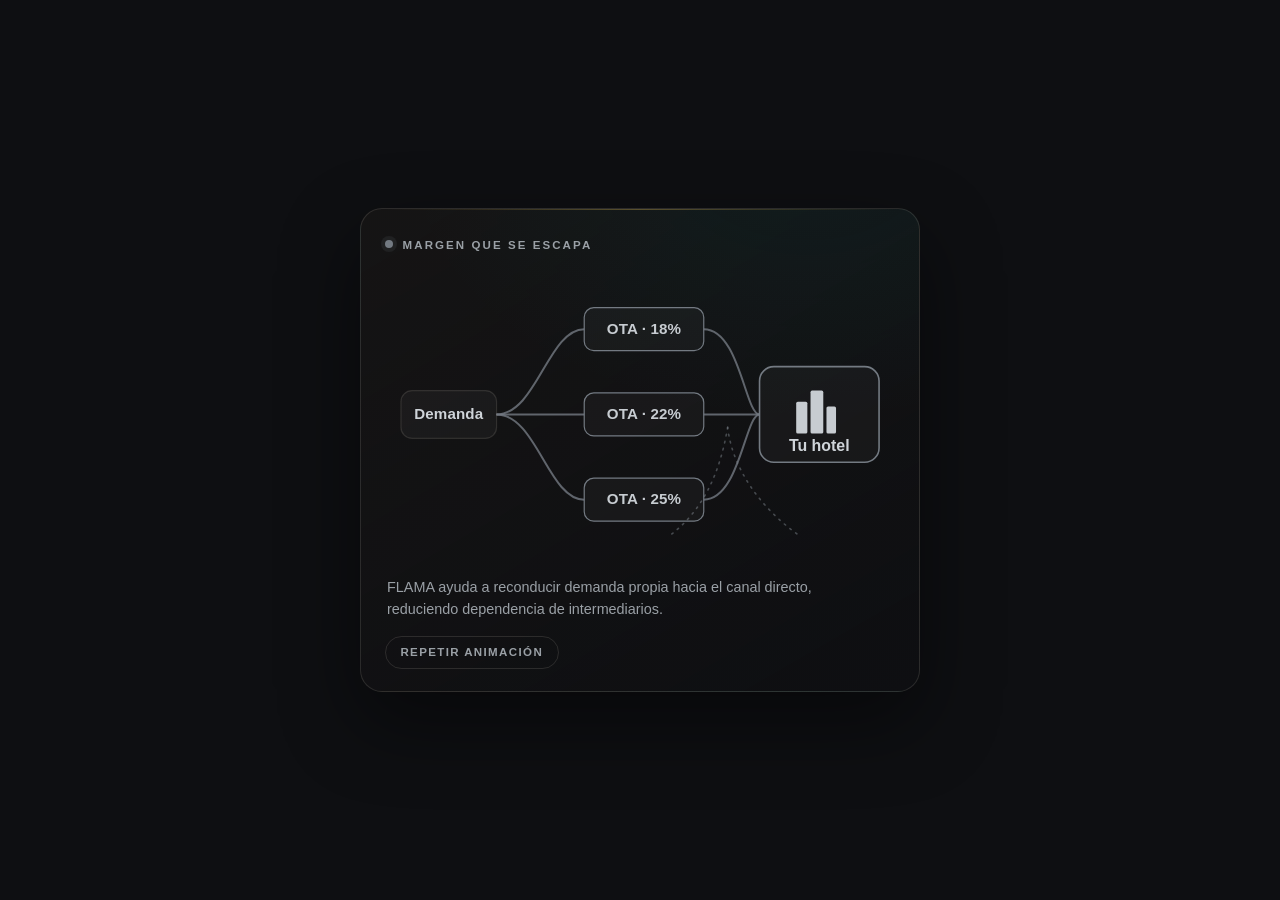
<file: hero-module.html>
<!DOCTYPE html>
<html lang="es">
<head>
<meta charset="UTF-8" />
<meta name="viewport" content="width=device-width, initial-scale=1.0, viewport-fit=cover" />
<title>FLAMA · Hero data-viz (módulo de revisión)</title>

<!--
  ============================================================================
  MÓDULO AISLADO · Hero animado "Margen que se escapa → Margen que recuperas"
  ----------------------------------------------------------------------------
  · HTML/CSS/JS puro, sin librerías externas.
  · Autoplay 1 vez: problema breve → transición → SOLUCIÓN estable (reposo).
  · No hace loop. El estado de reposo es siempre la solución (turquesa).
  · prefers-reduced-motion: versión estática premium (muestra la solución).
  · Pensado para revisar ANTES de integrarlo en index.html / ca.html.

  PENDIENTE DE CONFIRMAR ANTES DE INTEGRAR:
  (4) FUENTE DISPLAY. Aquí uso un fallback serif elegante del sistema para no
      forzar nada. La web real parece usar "Playfair Display" (display) + "Inter"
      (texto). Cuando lo confirmes, cambio --fhv-display a la fuente real.
      No cargo Playfair desde aquí para no introducir dependencias en el módulo.
  ============================================================================
-->

<style>
  :root{
    --fhv-ink:#0e0f12;            /* fondo dark luxury */
    --fhv-text:#f3ece0;
    --fhv-muted:#9aa0a6;
    --fhv-line:rgba(244,236,221,.12);

    --fhv-smoke:#737a82;          /* problema · gris humo / grafito apagado */
    --fhv-smoke-dim:#4a4f55;

    --fhv-turq:#00A3A3;           /* solución · turquesa FLAMA */
    --fhv-turq-soft:rgba(0,163,163,.16);

    --fhv-gold:#C9A84C;           /* solo detalle sutil (hairline / punto) */

    /* (4) Fallback elegante. Sustituir por la fuente display real al integrar. */
    --fhv-display:Georgia,"Times New Roman",Cambria,serif;
    --fhv-sans:-apple-system,BlinkMacSystemFont,"Segoe UI",Roboto,Helvetica,Arial,sans-serif;
  }

  *{box-sizing:border-box}
  body{
    margin:0;background:var(--fhv-ink);color:var(--fhv-text);
    font-family:var(--fhv-sans);
    min-height:100vh;display:grid;place-items:center;padding:28px 16px;
  }

  /* ---- Tarjeta contenedora (data-viz de lujo) ---- */
  .fhv-card{
    position:relative;width:100%;max-width:560px;
    border:1px solid var(--fhv-line);border-radius:22px;
    background:
      radial-gradient(120% 90% at 80% -10%, rgba(0,163,163,.07), transparent 60%),
      linear-gradient(150deg, rgba(39,33,27,.30), rgba(14,15,18,.72));
    padding:26px 24px 22px;
    box-shadow:0 30px 80px rgba(0,0,0,.45);
    overflow:hidden;
  }
  /* Hairline dorado superior muy sutil (único protagonismo del oro) */
  .fhv-card:before{
    content:"";position:absolute;left:24px;right:24px;top:0;height:1px;
    background:linear-gradient(90deg,transparent,rgba(201,168,76,.55),transparent);
    opacity:.7;
  }

  /* ---- Etiqueta de fase (crossfade problema/solución) ---- */
  .fhv-phase{display:flex;align-items:center;gap:.6rem;margin-bottom:18px}
  .fhv-dot{
    width:8px;height:8px;border-radius:50%;flex:none;
    background:var(--fhv-smoke);box-shadow:0 0 0 4px rgba(115,122,130,.12);
    transition:background .6s ease, box-shadow .6s ease;
  }
  .is-solution .fhv-dot{background:var(--fhv-turq);box-shadow:0 0 0 4px rgba(0,163,163,.16)}

  .fhv-phase-label{position:relative;display:inline-block;line-height:1.1}
  .fhv-phase-label .ph{
    font:800 .72rem/1.1 var(--fhv-sans);
    letter-spacing:.18em;text-transform:uppercase;white-space:nowrap;
    transition:opacity .55s ease;
  }
  .ph-problem{color:var(--fhv-muted)}
  .ph-solution{position:absolute;left:0;top:0;opacity:0;color:var(--fhv-turq)}
  .is-solution .ph-problem{opacity:0}
  .is-solution .ph-solution{opacity:1}

  /* ---- Escenario SVG ---- */
  .fhv-stage{width:100%}
  .fhv-stage svg{display:block;width:100%;height:auto}

  .node-label{font:700 19px var(--fhv-sans);letter-spacing:.01em}
  .node-title{font:700 20px var(--fhv-sans)}
  .pill-label{font:800 15px var(--fhv-sans);letter-spacing:.06em;text-transform:uppercase}

  /* Demanda (origen, neutro) */
  .demand rect{fill:rgba(255,255,255,.035);stroke:var(--fhv-line);stroke-width:1.5}
  .demand text{fill:#cfd4d9}

  /* Conexiones Demanda → OTA → hotel (problema, grafito) */
  .ota-link{fill:none;stroke:var(--fhv-smoke);stroke-width:2.5;opacity:.8;
            transition:opacity .6s ease}
  .is-solution .ota-link{opacity:.16}

  /* Nodos OTA genéricos */
  .ota-chip rect{fill:rgba(255,255,255,.03);stroke:var(--fhv-smoke);stroke-width:1.5}
  .ota-chip text{fill:#c7ccd1}
  .ota-chip{transition:opacity .6s ease}
  .is-solution .ota-chip{opacity:.38}

  /* Fuga de margen (problema): se desvanece en solución */
  .leak{fill:none;stroke:var(--fhv-smoke);stroke-width:2;stroke-dasharray:2 7;
        stroke-linecap:round;opacity:.55;transition:opacity .5s ease}
  .is-solution .leak{opacity:0}

  /* Canal directo (solución): se dibuja en turquesa */
  .direct-link{fill:none;stroke:var(--fhv-turq);stroke-width:3.2;stroke-linecap:round;
               stroke-dasharray:640;stroke-dashoffset:640;opacity:0;
               transition:stroke-dashoffset 1.15s cubic-bezier(.22,.61,.36,1) .1s, opacity .5s ease}
  .is-solution .direct-link{stroke-dashoffset:0;opacity:1}

  /* Hotel: se ilumina turquesa en reposo */
  .hotel-glow{opacity:0;transition:opacity .8s ease}
  .is-solution .hotel-glow{opacity:.5}
  .hotel rect.box{fill:rgba(255,255,255,.03);stroke:var(--fhv-smoke);stroke-width:2;
                  transition:stroke .7s ease, fill .7s ease}
  .is-solution .hotel rect.box{stroke:var(--fhv-turq);fill:var(--fhv-turq-soft)}
  .hotel .glyph{fill:#c7ccd1;transition:fill .7s ease}
  .is-solution .hotel .glyph{fill:var(--fhv-turq)}
  .hotel .h-title{fill:#cfd4d9;transition:fill .7s ease}
  .is-solution .hotel .h-title{fill:#eafafa}
  /* hairline dorado bajo el hotel, solo en solución (detalle premium) */
  .hotel .h-accent{stroke:var(--fhv-gold);stroke-width:1.4;opacity:0;transition:opacity .7s ease .2s}
  .is-solution .hotel .h-accent{opacity:.8}

  /* Pill "Canal directo" sobre el arco (solución) */
  .canal-pill{opacity:0;transition:opacity .6s ease .25s}
  .is-solution .canal-pill{opacity:1}
  .canal-pill rect{fill:var(--fhv-turq-soft);stroke:var(--fhv-turq);stroke-width:1.2}
  .canal-pill text{fill:#d7f6f6}

  /* Pill resultado (sin "0%": "Más margen directo") */
  .out-pill{opacity:0;transition:opacity .6s ease .4s}
  .is-solution .out-pill{opacity:1}
  .out-pill rect{fill:transparent;stroke:var(--fhv-turq);stroke-width:1.4}
  .out-pill text{fill:#bfeaea}

  /* ---- Texto inferior ---- */
  .fhv-note{
    margin:18px 2px 0;color:var(--fhv-muted);
    font:500 .9rem/1.55 var(--fhv-sans);max-width:480px;
  }

  /* ---- Control SOLO para la revisión (no forma parte de la integración) ---- */
  .fhv-replay{
    margin-top:16px;display:inline-flex;align-items:center;gap:.4rem;
    background:transparent;border:1px solid var(--fhv-line);color:var(--fhv-muted);
    font:700 .72rem/1 var(--fhv-sans);letter-spacing:.12em;text-transform:uppercase;
    padding:.6rem .9rem;border-radius:999px;cursor:pointer;transition:border-color .2s,color .2s
  }
  .fhv-replay:hover{border-color:var(--fhv-turq);color:var(--fhv-turq)}

  @media (max-width:420px){
    .fhv-card{padding:22px 18px 18px;border-radius:18px}
    .fhv-note{font-size:.86rem}
  }

  /* Accesibilidad: versión estática premium (reposo = solución) */
  @media (prefers-reduced-motion:reduce){
    .fhv-card *{transition:none !important;animation:none !important}
  }
</style>
</head>
<body>

  <section class="fhv-card" id="fhvRoot" aria-label="Cómo FLAMA reconduce la demanda hacia el canal directo">
    <div class="fhv-phase">
      <span class="fhv-dot" aria-hidden="true"></span>
      <span class="fhv-phase-label">
        <span class="ph ph-problem">Margen que se escapa</span>
        <span class="ph ph-solution" aria-hidden="true">Margen que recuperas</span>
      </span>
    </div>

    <div class="fhv-stage">
      <!-- viewBox fijo; escala perfecta en cualquier ancho (iPhone incluido) -->
      <svg viewBox="0 0 640 360" preserveAspectRatio="xMidYMid meet" role="img"
           aria-label="Diagrama: la demanda deja de depender de intermediarios OTA y se reconduce hacia el canal directo del hotel.">
        <defs>
          <filter id="turqGlow" x="-40%" y="-40%" width="180%" height="180%">
            <feGaussianBlur stdDeviation="6" result="b"/>
            <feMerge><feMergeNode in="b"/><feMergeNode in="SourceGraphic"/></feMerge>
          </filter>
          <radialGradient id="hotelGlow" cx="50%" cy="50%" r="50%">
            <stop offset="0%" stop-color="#00A3A3" stop-opacity="0.55"/>
            <stop offset="100%" stop-color="#00A3A3" stop-opacity="0"/>
          </radialGradient>
        </defs>

        <!-- Conexiones problema: Demanda → OTA -->
        <path class="ota-link" d="M140,180 C190,180 205,73 250,73"/>
        <path class="ota-link" d="M140,180 L250,180"/>
        <path class="ota-link" d="M140,180 C190,180 205,287 250,287"/>

        <!-- Conexiones problema: OTA → hotel -->
        <path class="ota-link" d="M400,73 C445,73 452,180 470,180"/>
        <path class="ota-link" d="M400,180 L470,180"/>
        <path class="ota-link" d="M400,287 C445,287 452,180 470,180"/>

        <!-- Fuga de margen (problema) -->
        <path class="leak" d="M430,196 C436,250 474,300 520,332"/>
        <path class="leak" d="M430,196 C420,256 398,300 360,330"/>

        <!-- Canal directo (solución): arco turquesa por encima de las OTA -->
        <path class="direct-link" d="M140,176 C300,84 372,84 470,160"/>

        <!-- Pill "Canal directo" sobre el arco -->
        <g class="canal-pill">
          <rect x="232" y="52" width="150" height="34" rx="17"/>
          <text x="307" y="74" text-anchor="middle" class="pill-label">Canal directo</text>
        </g>

        <!-- Nodo Demanda -->
        <g class="demand">
          <rect x="20" y="150" width="120" height="60" rx="14"/>
          <text x="80" y="186" text-anchor="middle" class="node-label">Demanda</text>
        </g>

        <!-- Nodos OTA genéricos (sin marcas reales) -->
        <g class="ota-chip">
          <rect x="250" y="46" width="150" height="54" rx="12"/>
          <text x="325" y="79" text-anchor="middle" class="node-label">OTA · 18%</text>
        </g>
        <g class="ota-chip">
          <rect x="250" y="153" width="150" height="54" rx="12"/>
          <text x="325" y="186" text-anchor="middle" class="node-label">OTA · 22%</text>
        </g>
        <g class="ota-chip">
          <rect x="250" y="260" width="150" height="54" rx="12"/>
          <text x="325" y="293" text-anchor="middle" class="node-label">OTA · 25%</text>
        </g>

        <!-- Hotel -->
        <g class="hotel">
          <ellipse class="hotel-glow" cx="545" cy="180" rx="120" ry="100" fill="url(#hotelGlow)"/>
          <rect class="box" x="470" y="120" width="150" height="120" rx="18"/>
          <!-- glifo edificio abstracto -->
          <g class="glyph" transform="translate(516,150)">
            <rect x="0" y="14" width="14" height="40" rx="2"/>
            <rect x="18" y="0" width="16" height="54" rx="2"/>
            <rect x="38" y="20" width="12" height="34" rx="2"/>
          </g>
          <text x="545" y="226" text-anchor="middle" class="h-title node-title">Tu hotel</text>
          <line class="h-accent" x1="500" y1="236" x2="590" y2="236"/>
        </g>

        <!-- Pill resultado (sin "0%") -->
        <g class="out-pill">
          <rect x="452" y="286" width="178" height="40" rx="20"/>
          <text x="541" y="311" text-anchor="middle" class="pill-label">Más margen directo</text>
        </g>
      </svg>
    </div>

    <p class="fhv-note">FLAMA ayuda a reconducir demanda propia hacia el canal directo, reduciendo dependencia de intermediarios.</p>

    <!-- Botón SOLO de revisión (se quita al integrar en la home) -->
    <button type="button" class="fhv-replay" id="fhvReplay">Repetir animación</button>
  </section>

<script>
/* ===== Línea de tiempo del hero · una sola pasada, reposo en la solución ===== */
(function(){
  var root = document.getElementById('fhvRoot');
  if(!root) return;

  var reduce = window.matchMedia && window.matchMedia('(prefers-reduced-motion: reduce)').matches;
  var timer = null;

  function play(){
    clearTimeout(timer);
    root.classList.remove('is-solution');
    if(reduce){
      // Versión estática premium: directamente en la solución, sin animar
      root.classList.add('is-solution');
      return;
    }
    // Problema breve → transición elegante → solución estable (sin loop)
    // forzamos reflow para reiniciar transiciones al repetir
    void root.offsetWidth;
    timer = setTimeout(function(){ root.classList.add('is-solution'); }, 1700);
  }

  play();

  // Control solo para revisar la animación; no se integra en la home.
  var btn = document.getElementById('fhvReplay');
  if(btn) btn.addEventListener('click', play);
})();
</script>
</body>
</html>
</file>
<file: style.css>
:root{
  --bg:#12100e;
  --bg-2:#181512;
  --card:#1f1b17;
  --card-2:#27211b;
  --line:rgba(229,210,176,.16);
  --line-strong:rgba(229,210,176,.28);
  --text:#f4eee4;
  --muted:#b8ad9e;
  --soft:#8f8578;
  --gold:#e4cfaa;
  --gold-2:#b9965d;
  --white:#ffffff;
  --shadow:0 24px 80px rgba(0,0,0,.36);
  --radius-xl:32px;
  --radius-lg:24px;
  --radius-md:16px;
  --container:1180px;
}

*{box-sizing:border-box}
html{scroll-behavior:smooth}
body{
  margin:0;
  font-family:Inter,system-ui,-apple-system,BlinkMacSystemFont,"Segoe UI",sans-serif;
  color:var(--text);
  background:
    radial-gradient(circle at 18% 12%, rgba(228,207,170,.12), transparent 28%),
    radial-gradient(circle at 80% 4%, rgba(185,150,93,.08), transparent 30%),
    linear-gradient(180deg,#120f0d 0%,#16120f 42%,#110f0d 100%);
  line-height:1.6;
  overflow-x:hidden;
}

body.nav-open{overflow:hidden}
a{color:inherit;text-decoration:none}
img{max-width:100%;display:block}
button,input,select,textarea{font:inherit}

.skip-link{
  position:absolute;left:-999px;top:1rem;background:var(--gold);color:#17120f;
  padding:.75rem 1rem;border-radius:999px;z-index:9999;
}
.skip-link:focus{left:1rem}

.container{width:min(var(--container), calc(100% - 36px));margin-inline:auto}
.section-pad{padding:112px 0}

.site-header{
  position:sticky;top:0;z-index:1000;
  background:rgba(18,16,14,.76);
  backdrop-filter:blur(18px);
  border-bottom:1px solid var(--line);
}
.header-inner{display:flex;align-items:center;justify-content:space-between;min-height:78px;gap:1.5rem}
.brand{display:inline-flex;align-items:center;gap:.75rem;letter-spacing:.08em;text-transform:uppercase}
.brand-mark{
  width:42px;height:42px;border-radius:50%;display:grid;place-items:center;
  border:1px solid var(--line-strong);background:linear-gradient(135deg,#2a2118,#15110e);
  color:var(--gold);font-family:"Playfair Display",serif;font-weight:700;font-size:1.15rem;
  box-shadow:inset 0 0 0 1px rgba(255,255,255,.03);
}
.brand strong{display:block;font-size:.92rem;line-height:1;color:var(--white)}
.brand small{display:block;font-size:.68rem;color:var(--muted);line-height:1.2;letter-spacing:.18em}

.site-nav{display:flex;align-items:center;gap:1.55rem;color:var(--muted);font-size:.92rem;font-weight:600}
.site-nav a{transition:color .2s ease,transform .2s ease}
.site-nav a:hover{color:var(--gold)}
.nav-cta{
  color:var(--bg)!important;background:var(--gold);padding:.72rem 1rem;border-radius:999px;
  box-shadow:0 10px 30px rgba(228,207,170,.14);
}
.nav-cta:hover{transform:translateY(-1px)}
.nav-toggle{display:none;background:transparent;border:0;padding:.35rem;cursor:pointer}
.nav-toggle span{display:block;width:26px;height:2px;background:var(--gold);margin:6px 0;border-radius:999px;transition:.25s ease}

.hero{position:relative;min-height:calc(100svh - 78px);display:grid;align-items:center;overflow:hidden}
.ambient{position:absolute;filter:blur(12px);pointer-events:none;opacity:.55}
.ambient-one{width:340px;height:340px;border-radius:50%;background:rgba(228,207,170,.12);top:10%;right:8%}
.ambient-two{width:260px;height:260px;border-radius:50%;background:rgba(185,150,93,.11);bottom:10%;left:4%}
.hero-grid{display:grid;grid-template-columns:minmax(0,1.06fr) minmax(360px,.94fr);align-items:center;gap:72px;position:relative;z-index:1}
.eyebrow{margin:0 0 14px;color:var(--gold);text-transform:uppercase;letter-spacing:.18em;font-size:.72rem;font-weight:800}
.hero h1,.section-head h2,.authority-copy h2,.founder-card h2,.big-statement h2,.final-box h2,.contact-copy h2{
  font-family:"Playfair Display",serif;font-weight:600;letter-spacing:-.04em;line-height:.98;margin:0;color:var(--text);
}
.hero h1{font-size:clamp(3.4rem,8vw,7.8rem);max-width:940px}
.hero h1 span{color:var(--gold)}
.hero-lead{font-size:clamp(1.08rem,2vw,1.38rem);color:#ddd3c5;max-width:720px;margin:28px 0 14px}
.hero-sub{max-width:610px;color:var(--muted);font-size:1rem;margin:0}
.hero-actions{display:flex;flex-wrap:wrap;gap:14px;margin-top:34px}
.btn{
  display:inline-flex;align-items:center;justify-content:center;gap:.45rem;border-radius:999px;
  min-height:48px;padding:.88rem 1.24rem;font-weight:800;font-size:.92rem;border:1px solid transparent;
  transition:transform .2s ease,border-color .2s ease,background .2s ease,color .2s ease,box-shadow .2s ease;
}
.btn:hover{transform:translateY(-2px)}
.btn-primary{background:var(--gold);color:#17120f;box-shadow:0 18px 55px rgba(228,207,170,.14)}
.btn-secondary{border-color:var(--line-strong);color:var(--text);background:rgba(255,255,255,.03)}
.btn-secondary:hover{border-color:var(--gold);color:var(--gold)}
.btn.full{width:100%}
.trust-row{display:flex;flex-wrap:wrap;gap:10px;margin-top:28px;color:var(--muted);font-size:.82rem}
.trust-row span{border:1px solid var(--line);border-radius:999px;padding:.48rem .72rem;background:rgba(255,255,255,.025)}

.hero-panel{
  position:relative;border:1px solid var(--line-strong);border-radius:var(--radius-xl);
  padding:22px;background:linear-gradient(145deg,rgba(39,33,27,.92),rgba(18,16,14,.8));
  box-shadow:var(--shadow);overflow:hidden;
}
.hero-panel:before{content:"";position:absolute;inset:-40% 10% auto auto;width:260px;height:260px;background:rgba(228,207,170,.08);filter:blur(22px);border-radius:50%}
.panel-top{display:flex;gap:8px;margin-bottom:28px}.dot{width:9px;height:9px;border-radius:50%;background:rgba(228,207,170,.42)}
.booking-flow{display:grid;gap:14px;position:relative;z-index:1}
.flow-card{border:1px solid var(--line);border-radius:20px;padding:18px;background:rgba(255,255,255,.028)}
.flow-card.active{background:linear-gradient(135deg,rgba(228,207,170,.16),rgba(255,255,255,.03));border-color:rgba(228,207,170,.38)}
.flow-card span{display:block;color:var(--gold);font-family:"Playfair Display",serif;font-size:1.1rem;margin-bottom:6px}
.flow-card strong{display:block;font-size:1.15rem;margin-bottom:2px}.flow-card small{display:block;color:var(--muted);line-height:1.5}
.flow-arrow{color:var(--gold);font-size:1.4rem;text-align:center;line-height:1}
.hero-metric{margin-top:18px;padding:24px;border-radius:24px;background:#120f0d;border:1px solid var(--line);text-align:center}
.hero-metric p{margin:0;color:var(--muted);font-size:.8rem;text-transform:uppercase;letter-spacing:.15em}
.hero-metric strong{display:block;font-family:"Playfair Display",serif;color:var(--gold);font-size:clamp(2rem,4vw,3.6rem);line-height:1.05;margin:.2rem 0}
.hero-metric span{color:var(--muted);font-size:.9rem}

.section-head{margin-bottom:42px;max-width:780px}.section-head.narrow{text-align:center;margin-inline:auto}
.section-head h2,.authority-copy h2,.founder-card h2,.big-statement h2,.final-box h2,.contact-copy h2{font-size:clamp(2.2rem,4.5vw,4.7rem)}
.section-head p,.contact-copy p,.authority-copy p,.final-box p{color:var(--muted);font-size:1.04rem;margin:18px 0 0;max-width:760px}
.section-head small{display:block;color:var(--soft);margin-top:12px}

.cost-section{background:linear-gradient(180deg,rgba(255,255,255,.018),transparent)}
.calc-grid{display:grid;grid-template-columns:minmax(0,1fr) minmax(360px,.88fr);gap:28px;align-items:start}
.calculator-card,.results-card,.service-card,.step-card,.case-card,.audit-form,.founder-card,.final-box{
  background:linear-gradient(145deg,rgba(31,27,23,.96),rgba(20,17,15,.94));
  border:1px solid var(--line);border-radius:var(--radius-xl);box-shadow:var(--shadow);
}
.calculator-card,.results-card{padding:28px}
.calc-header{display:flex;align-items:flex-start;justify-content:space-between;gap:1rem;margin-bottom:28px}
.calc-header h3,.results-card h3,.service-card h3,.step-card h3,.case-content h3,.leak-item h3{margin:0;color:var(--text);font-size:1.45rem;line-height:1.18}
.calc-badge{color:#17120f;background:var(--gold);border-radius:999px;padding:.45rem .72rem;font-weight:800;font-size:.72rem;text-transform:uppercase;letter-spacing:.1em}
.calculator{display:grid;gap:22px}
.range-group{padding-bottom:18px;border-bottom:1px solid var(--line)}
.range-label{display:flex;align-items:flex-end;justify-content:space-between;gap:1rem;margin-bottom:10px}
.range-label label{font-size:.78rem;text-transform:uppercase;letter-spacing:.14em;color:#d7c8ae;font-weight:800}
.range-label output{color:var(--text);font-weight:800;white-space:nowrap}
input[type="range"]{width:100%;accent-color:var(--gold);cursor:pointer}
.highlight-range{padding:18px;border:1px solid rgba(228,207,170,.24);border-radius:20px;background:rgba(228,207,170,.045)}
.highlight-range small{display:block;color:var(--soft);margin-top:8px;font-size:.82rem}
.result-box{margin-top:26px;text-align:center;border:1px solid rgba(228,207,170,.24);border-radius:26px;padding:26px;background:radial-gradient(circle at 50% 0%,rgba(228,207,170,.14),rgba(255,255,255,.02) 52%)}
.result-box p{margin:0;color:var(--muted);text-transform:uppercase;letter-spacing:.16em;font-size:.72rem;font-weight:800}
.result-box strong{display:block;color:var(--gold);font-family:"Playfair Display",serif;font-size:clamp(2.8rem,6vw,5rem);line-height:1.03;margin:8px 0}
.result-box span{color:var(--muted);font-size:.9rem}
.kpi-grid{display:grid;grid-template-columns:1fr 1fr;gap:12px;margin:22px 0}
.kpi{border:1px solid var(--line);border-radius:20px;padding:18px;background:rgba(255,255,255,.025)}
.kpi span{display:block;color:var(--muted);font-size:.78rem;line-height:1.35;margin-bottom:10px}
.kpi strong{display:block;font-family:"Playfair Display",serif;color:var(--text);font-size:1.7rem;line-height:1.05}.kpi-accent{border-color:rgba(228,207,170,.34);background:rgba(228,207,170,.055)}.kpi-accent strong{color:var(--gold)}
.scenario-table{margin-top:18px;border:1px solid var(--line);border-radius:22px;overflow:hidden}
.scenario-row{display:grid;grid-template-columns:.72fr 1.28fr;gap:1rem;align-items:center;padding:13px 16px;border-bottom:1px solid var(--line);color:var(--muted);font-size:.92rem}.scenario-row:last-child{border-bottom:0}.scenario-row.head{background:rgba(255,255,255,.035);color:#d7c8ae;font-weight:800;font-size:.76rem;text-transform:uppercase;letter-spacing:.1em}.scenario-row strong{text-align:right;color:var(--gold);font-size:1.05rem}
.quote-card{margin-top:18px;border-radius:22px;background:#120f0d;border:1px solid var(--line);padding:22px}.quote-card strong{display:block;color:var(--gold);font-size:1.1rem}.quote-card span{display:block;color:var(--muted);margin-top:4px}
.leakage-grid{display:grid;grid-template-columns:.78fr 1.22fr;gap:56px;margin-top:84px;align-items:start}.leak-list{display:grid;gap:0}.leak-item{display:grid;grid-template-columns:56px 1fr;gap:18px;padding:24px 0;border-bottom:1px solid var(--line)}.leak-item:first-child{border-top:1px solid var(--line)}.leak-item span{font-family:"Playfair Display",serif;color:var(--gold);font-size:1.4rem}.leak-item p{margin:8px 0 0;color:var(--muted)}

.method-section{background:linear-gradient(180deg,transparent,rgba(255,255,255,.018),transparent)}
.steps-grid{display:grid;grid-template-columns:repeat(4,1fr);gap:18px}.step-card{padding:26px;min-height:320px}.step-card span{font-family:"Playfair Display",serif;color:var(--gold);font-size:2.1rem}.step-card h3{margin-top:28px}.step-card p{color:var(--muted);margin:14px 0 0;font-size:.96rem}.big-statement{text-align:center;margin-top:56px;border:1px solid var(--line);border-radius:var(--radius-xl);padding:46px;background:linear-gradient(135deg,rgba(228,207,170,.08),rgba(255,255,255,.02))}.big-statement p{margin:0 0 8px;color:var(--gold);letter-spacing:.16em;text-transform:uppercase;font-size:.78rem;font-weight:800}.big-statement h2{max-width:880px;margin:auto;color:var(--text)}

.service-grid{display:grid;grid-template-columns:repeat(3,1fr);gap:18px}.service-card{padding:28px;position:relative;overflow:hidden}.service-card.featured{border-color:rgba(228,207,170,.38);background:linear-gradient(145deg,rgba(45,36,27,.98),rgba(20,17,15,.96))}.service-top{display:flex;align-items:center;justify-content:space-between;margin-bottom:28px}.service-top span{font-family:"Playfair Display",serif;color:var(--gold);font-size:2rem}.service-top small{border:1px solid var(--line);border-radius:999px;padding:.38rem .6rem;color:var(--muted);text-transform:uppercase;letter-spacing:.1em;font-size:.65rem}.service-card p{color:var(--muted);min-height:72px}.service-card ul{list-style:none;padding:0;margin:22px 0;display:grid;gap:9px}.service-card li{color:#d7cfc4;font-size:.92rem;display:flex;gap:.55rem}.service-card li:before{content:"✓";color:var(--gold);font-weight:800}.text-link{color:var(--gold);font-weight:800;display:inline-block;margin-top:8px}

.cases-section{background:rgba(255,255,255,.012)}.cases-grid{display:grid;grid-template-columns:1.1fr .9fr;gap:18px}.case-card{overflow:hidden}.main-case{grid-row:span 2}.case-visual{min-height:230px;background:linear-gradient(135deg,#30261d,#15110e);position:relative}.main-case .case-visual{min-height:360px}.case-visual:before{content:"";position:absolute;inset:24px;border:1px solid rgba(228,207,170,.2);border-radius:24px}.case-visual:after{content:"";position:absolute;inset:0;background:radial-gradient(circle at 55% 38%,rgba(228,207,170,.18),transparent 28%),linear-gradient(180deg,transparent,rgba(0,0,0,.35))}.visual-aloja{background:linear-gradient(135deg,#20251f,#6f6047 55%,#15110e)}.visual-premium{background:linear-gradient(135deg,#103d3c,#c9a766 58%,#15110e)}.visual-temporada{background:linear-gradient(135deg,#111,#343434 50%,#b9965d)}.case-content{padding:26px}.case-content p:not(.eyebrow){color:var(--muted);margin:12px 0 0}.case-points{display:flex;flex-wrap:wrap;gap:8px;margin-top:20px}.case-points span{border:1px solid var(--line);border-radius:999px;padding:.45rem .65rem;color:#d7c8ae;font-size:.78rem}

.authority-section{background:linear-gradient(180deg,transparent,rgba(228,207,170,.035),transparent)}.authority-grid{display:grid;grid-template-columns:.88fr 1.12fr;gap:30px;align-items:center}.founder-card{padding:28px;display:grid;gap:28px}.founder-photo{min-height:360px;border-radius:28px;border:1px solid var(--line);display:grid;place-items:center;background:radial-gradient(circle at 50% 35%,rgba(228,207,170,.18),transparent 30%),linear-gradient(145deg,#2b241e,#120f0d);font-family:"Playfair Display",serif;font-size:4.4rem;color:var(--gold)}.authority-copy{padding:12px 0}.authority-stats{display:grid;grid-template-columns:repeat(3,1fr);gap:12px;margin-top:30px}.authority-stats div{border:1px solid var(--line);border-radius:22px;padding:22px;background:rgba(255,255,255,.025)}.authority-stats strong{display:block;font-family:"Playfair Display",serif;color:var(--gold);font-size:3rem;line-height:1}.authority-stats span{display:block;color:var(--muted);font-size:.82rem;line-height:1.35;margin-top:8px}

.contact-section{background:rgba(0,0,0,.18)}.contact-grid{display:grid;grid-template-columns:.85fr 1.15fr;gap:44px;align-items:start}.check-list{list-style:none;padding:0;margin:28px 0 0;display:grid;gap:14px}.check-list li{color:#d7cfc4;display:flex;gap:.75rem}.check-list li:before{content:"✓";display:grid;place-items:center;flex:0 0 24px;width:24px;height:24px;border-radius:50%;background:rgba(228,207,170,.12);color:var(--gold);font-weight:900}.audit-form{padding:28px;display:grid;gap:16px}.form-row{display:grid;gap:14px}.form-row.two{grid-template-columns:1fr 1fr}.audit-form label{display:grid;gap:7px;color:#d7c8ae;font-size:.8rem;font-weight:800;text-transform:uppercase;letter-spacing:.1em}.audit-form input,.audit-form select,.audit-form textarea{width:100%;border:1px solid var(--line);border-radius:16px;background:#120f0d;color:var(--text);padding:13px 14px;outline:none;transition:border-color .2s ease,box-shadow .2s ease}.audit-form input:focus,.audit-form select:focus,.audit-form textarea:focus{border-color:rgba(228,207,170,.55);box-shadow:0 0 0 4px rgba(228,207,170,.07)}.audit-form textarea{resize:vertical}.botcheck{display:none!important}.form-note{margin:0;color:var(--soft);font-size:.88rem;text-align:center;text-transform:none;letter-spacing:0}

.faq-section{background:linear-gradient(180deg,transparent,rgba(255,255,255,.018))}.faq-list{max-width:900px}.faq-list details{border:1px solid var(--line);border-radius:22px;background:rgba(255,255,255,.022);margin-bottom:12px;overflow:hidden}.faq-list summary{cursor:pointer;padding:20px 22px;font-weight:800;color:var(--text);list-style:none;display:flex;justify-content:space-between;gap:1rem}.faq-list summary:after{content:"+";color:var(--gold);font-size:1.25rem}.faq-list details[open] summary:after{content:"–"}.faq-list p{margin:0;padding:0 22px 22px;color:var(--muted)}

.final-cta{padding-top:70px}.final-box{text-align:center;padding:62px 28px;background:radial-gradient(circle at 50% 0%,rgba(228,207,170,.13),rgba(31,27,23,.96) 50%)}.final-box p{margin-left:auto;margin-right:auto}.final-box .btn{margin-top:28px}
.site-footer{border-top:1px solid var(--line);padding:48px 0 28px;background:#100e0c}.footer-grid{display:grid;grid-template-columns:1.4fr .7fr .8fr;gap:32px}.footer-grid p{color:var(--muted);max-width:440px}.footer-grid h3{font-size:.78rem;text-transform:uppercase;letter-spacing:.16em;color:var(--gold);margin:0 0 14px}.footer-grid a,.footer-grid span{display:block;color:var(--muted);margin:8px 0}.footer-bottom{border-top:1px solid var(--line);margin-top:32px;padding-top:18px;display:flex;justify-content:space-between;gap:18px;color:var(--soft);font-size:.82rem}.footer-brand{margin-bottom:16px}

.reveal{opacity:0;transform:translateY(22px);transition:opacity .7s ease,transform .7s ease}.reveal.visible{opacity:1;transform:translateY(0)}.delay-1{transition-delay:.08s}.delay-2{transition-delay:.16s}.delay-3{transition-delay:.24s}

@media (max-width: 1080px){
  .hero-grid,.calc-grid,.leakage-grid,.authority-grid,.contact-grid{grid-template-columns:1fr;gap:34px}.steps-grid,.service-grid{grid-template-columns:1fr 1fr}.cases-grid{grid-template-columns:1fr}.main-case{grid-row:auto}.hero{min-height:auto}.hero-panel{max-width:720px}.section-pad{padding:86px 0}
}
@media (max-width: 760px){
  .container{width:min(100% - 28px,var(--container))}.header-inner{min-height:70px}.nav-toggle{display:block;position:relative;z-index:1002}.site-nav{position:fixed;inset:70px 14px auto 14px;display:grid;gap:0;background:rgba(24,21,18,.98);border:1px solid var(--line);border-radius:24px;padding:12px;box-shadow:var(--shadow);transform:translateY(-14px);opacity:0;pointer-events:none;transition:.22s ease}.site-nav.open{transform:translateY(0);opacity:1;pointer-events:auto}.site-nav a{padding:14px;border-radius:14px}.nav-cta{text-align:center;margin-top:4px}.nav-toggle.active span:nth-child(1){transform:translateY(8px) rotate(45deg)}.nav-toggle.active span:nth-child(2){opacity:0}.nav-toggle.active span:nth-child(3){transform:translateY(-8px) rotate(-45deg)}
  .hero h1{font-size:clamp(3rem,16vw,5.4rem)}.hero-grid{gap:34px}.hero-actions .btn{width:100%}.trust-row{display:grid;grid-template-columns:1fr}.calculator-card,.results-card,.service-card,.step-card,.case-content,.audit-form{padding:22px}.kpi-grid,.form-row.two,.authority-stats,.steps-grid,.service-grid{grid-template-columns:1fr}.scenario-row{grid-template-columns:1fr;gap:4px}.scenario-row strong{text-align:left}.leak-item{grid-template-columns:44px 1fr}.big-statement{padding:30px 18px}.footer-grid,.footer-bottom{grid-template-columns:1fr;display:grid}.footer-bottom{gap:8px}.section-pad{padding:72px 0}.founder-photo{min-height:280px}.flow-arrow{transform:rotate(90deg);margin:2px 0}
}
@media (max-width: 420px){
  .hero h1{font-size:2.75rem}.section-head h2,.authority-copy h2,.founder-card h2,.big-statement h2,.final-box h2,.contact-copy h2{font-size:2.05rem}.range-label{align-items:flex-start;flex-direction:column;gap:4px}.kpi strong{font-size:1.45rem}.result-box strong{font-size:3rem}.calc-header{flex-direction:column}.calc-badge{width:max-content}
}
@media (prefers-reduced-motion: reduce){
  *{scroll-behavior:auto!important;transition:none!important;animation:none!important}.reveal{opacity:1;transform:none}
}
</file>
<file: sandbox.css>
/* =====================================================================
   ATLAS SANDBOX · Estilos (reutiliza los tokens de style.css)
   SaaS profesional, limpio, serio. Responsive desde 375px.
   ===================================================================== */

:root{
  --sbx-new:#e4cfaa;
  --sbx-urgent:#e98a7a;
  --sbx-wait:#e0b063;
  --sbx-review:#7fb2d6;
  --sbx-done:#86c08f;
  --sbx-archived:#8f8578;
  --sbx-risk:#e98a7a;
  --sbx-sensible:#c79ad6;
  --sbx-deadline:#e0b063;
}

/* ---------- Layout general ---------- */
.sbx-main{padding:34px 0 90px}
.sbx-intro{max-width:860px;margin-bottom:26px}
.sbx-intro .eyebrow{margin-bottom:12px}
.sbx-intro h1{
  font-family:"Playfair Display",serif;font-weight:600;letter-spacing:-.03em;line-height:1.02;
  font-size:clamp(2.1rem,5vw,3.6rem);margin:0;color:var(--text);
}
.sbx-intro h1 span{color:var(--gold)}
.sbx-intro p{color:var(--muted);font-size:1.04rem;margin:16px 0 0;max-width:720px}
.sbx-claim{display:flex;flex-wrap:wrap;gap:8px;margin-top:18px}
.sbx-claim span{border:1px solid var(--line);border-radius:999px;padding:.45rem .8rem;color:#d7c8ae;font-size:.8rem;background:rgba(255,255,255,.025)}

/* ---------- Selector de verticales ---------- */
.sbx-selector{
  display:grid;grid-template-columns:repeat(5,1fr);gap:10px;margin:8px 0 26px;
}
.sbx-vert{
  display:flex;align-items:center;gap:.65rem;text-align:left;cursor:pointer;
  border:1px solid var(--line);border-radius:var(--radius-md);padding:14px;
  background:rgba(255,255,255,.022);color:var(--text);transition:border-color .2s ease,transform .2s ease,background .2s ease;
}
.sbx-vert:hover{border-color:var(--line-strong);transform:translateY(-2px)}
.sbx-vert.active{border-color:rgba(228,207,170,.5);background:linear-gradient(135deg,rgba(228,207,170,.12),rgba(255,255,255,.02))}
.sbx-vert-mark{
  flex:0 0 38px;width:38px;height:38px;border-radius:11px;display:grid;place-items:center;
  font-family:"Playfair Display",serif;font-weight:700;font-size:.95rem;color:#15110e;
  background:var(--mark,#e4cfaa);box-shadow:inset 0 0 0 1px rgba(255,255,255,.12);
}
.sbx-vert-text{min-width:0;display:block}
.sbx-vert-text strong{display:block;font-size:.95rem;line-height:1.1}
.sbx-vert-text small{display:block;color:var(--muted);font-size:.72rem;line-height:1.3;margin-top:3px;
  overflow:hidden;text-overflow:ellipsis;white-space:nowrap}

/* ---------- Panel de privacidad / sandbox seguro ---------- */
.sbx-privacy{
  border:1px solid rgba(134,192,143,.32);border-radius:var(--radius-lg);
  background:linear-gradient(135deg,rgba(134,192,143,.08),rgba(255,255,255,.02));
  padding:22px 24px;margin-bottom:26px;
}
.sbx-privacy-head{display:flex;align-items:center;gap:.7rem;margin-bottom:10px}
.sbx-privacy-badge{
  display:inline-flex;align-items:center;gap:.45rem;font-size:.72rem;font-weight:800;text-transform:uppercase;
  letter-spacing:.1em;color:#bfe3c4;border:1px solid rgba(134,192,143,.4);border-radius:999px;padding:.4rem .7rem;
}
.sbx-privacy-badge svg{width:14px;height:14px;stroke:#86c08f;fill:none;stroke-width:2}
.sbx-privacy h3{margin:0;font-size:1.1rem;color:var(--text)}
.sbx-privacy>p{color:var(--muted);margin:0 0 14px;font-size:.94rem;max-width:880px}
.sbx-privacy-list{list-style:none;padding:0;margin:0;display:grid;grid-template-columns:repeat(5,1fr);gap:8px}
.sbx-privacy-list li{
  display:flex;align-items:flex-start;gap:.45rem;color:#d7cfc4;font-size:.82rem;line-height:1.35;
  border:1px solid var(--line);border-radius:12px;padding:10px 12px;background:rgba(255,255,255,.02);
}
.sbx-privacy-list li:before{content:"✓";color:#86c08f;font-weight:900;flex:0 0 auto}

/* ---------- Barra de acciones ---------- */
.sbx-toolbar{
  display:flex;align-items:center;justify-content:space-between;gap:14px;flex-wrap:wrap;margin-bottom:18px;
}
.sbx-toolbar-left{display:flex;flex-direction:column;gap:4px}
.sbx-toolbar-left h2{margin:0;font-family:"Playfair Display",serif;font-weight:600;font-size:1.3rem;color:var(--text)}
.sbx-toolbar-left p{margin:0;color:var(--muted);font-size:.85rem}
.sbx-toolbar-actions{display:flex;gap:10px;flex-wrap:wrap}
.sbx-btn{
  display:inline-flex;align-items:center;gap:.5rem;border-radius:999px;min-height:44px;padding:.7rem 1.1rem;
  font-weight:800;font-size:.86rem;cursor:pointer;border:1px solid transparent;
  transition:transform .2s ease,border-color .2s ease,background .2s ease,color .2s ease;
}
.sbx-btn:hover{transform:translateY(-2px)}
.sbx-btn-primary{background:var(--gold);color:#17120f;box-shadow:0 14px 40px rgba(228,207,170,.16)}
.sbx-btn-ghost{border-color:var(--line-strong);color:var(--text);background:rgba(255,255,255,.03)}
.sbx-btn-ghost:hover{border-color:var(--gold);color:var(--gold)}
.sbx-btn svg{width:17px;height:17px;fill:none;stroke:currentColor;stroke-width:2}

/* ---------- Cabecera del negocio ---------- */
.sbx-biz-head{
  border:1px solid var(--line);border-radius:var(--radius-lg);padding:20px 22px;margin-bottom:18px;
  background:linear-gradient(145deg,rgba(31,27,23,.7),rgba(20,17,15,.6));
}
.sbx-biz-id{display:flex;align-items:center;gap:.85rem;margin-bottom:14px}
.sbx-biz-mark{
  flex:0 0 46px;width:46px;height:46px;border-radius:13px;display:grid;place-items:center;
  font-family:"Playfair Display",serif;font-weight:700;font-size:1.15rem;color:#15110e;
  background:var(--mark,#e4cfaa);box-shadow:inset 0 0 0 1px rgba(255,255,255,.12);
}
.sbx-biz-id h2{margin:0;font-size:1.25rem;font-family:"Playfair Display",serif;font-weight:600;color:var(--text)}
.sbx-biz-id p{margin:2px 0 0;color:var(--muted);font-size:.86rem}
.sbx-pain{margin:0;color:#d7cfc4;font-size:.94rem;line-height:1.5}
.sbx-pain span{display:block;color:var(--gold);font-size:.7rem;font-weight:800;text-transform:uppercase;letter-spacing:.14em;margin-bottom:5px}

/* ---------- Métricas ---------- */
.sbx-metrics{display:grid;grid-template-columns:repeat(6,1fr);gap:10px;margin-bottom:22px}
.sbx-metric{
  border:1px solid var(--line);border-radius:var(--radius-md);padding:16px 14px;background:rgba(255,255,255,.025);
  position:relative;overflow:hidden;
}
.sbx-metric:before{content:"";position:absolute;left:0;top:0;bottom:0;width:3px;background:var(--mtone,var(--gold))}
.sbx-metric strong{display:block;font-family:"Playfair Display",serif;font-size:1.9rem;line-height:1;color:var(--text)}
.sbx-metric span{display:block;color:var(--muted);font-size:.74rem;line-height:1.3;margin-top:8px}
.sbx-metric.sbx-tone-new{--mtone:var(--sbx-new)}
.sbx-metric.sbx-tone-urgent{--mtone:var(--sbx-urgent)}
.sbx-metric.sbx-tone-wait{--mtone:var(--sbx-wait)}
.sbx-metric.sbx-tone-archived{--mtone:var(--sbx-archived)}
.sbx-metric.sbx-tone-done{--mtone:var(--sbx-done)}
.sbx-metric.sbx-tone-risk{--mtone:var(--sbx-risk)}
.sbx-metric.sbx-tone-risk strong{color:var(--sbx-risk)}

/* ---------- Workspace (bandeja + caso) ---------- */
.sbx-workspace{display:grid;grid-template-columns:minmax(0,.92fr) minmax(0,1.08fr);gap:18px;align-items:start}

.sbx-inbox-col{border:1px solid var(--line);border-radius:var(--radius-lg);background:rgba(255,255,255,.018);overflow:hidden}
.sbx-inbox-head{padding:16px 16px 0}
.sbx-inbox-head h3{margin:0 0 3px;font-size:1.02rem;color:var(--text)}
.sbx-inbox-head p{margin:0 0 12px;color:var(--soft);font-size:.78rem}

.sbx-filters{display:flex;flex-wrap:wrap;gap:7px;padding:0 16px 14px;border-bottom:1px solid var(--line)}
.sbx-filter{
  display:inline-flex;align-items:center;gap:.4rem;border:1px solid var(--line);border-radius:999px;
  padding:.4rem .65rem;font-size:.78rem;font-weight:700;color:var(--muted);background:transparent;cursor:pointer;
  transition:border-color .2s ease,color .2s ease,background .2s ease;
}
.sbx-filter span{background:rgba(255,255,255,.06);border-radius:999px;padding:.05rem .42rem;font-size:.7rem;color:var(--text)}
.sbx-filter:hover{border-color:var(--line-strong);color:var(--text)}
.sbx-filter.active{border-color:rgba(228,207,170,.5);color:var(--gold);background:rgba(228,207,170,.08)}
.sbx-filter.active span{background:rgba(228,207,170,.2);color:var(--gold)}

.sbx-inbox{max-height:640px;overflow-y:auto;padding:8px}
.sbx-item{
  display:block;width:100%;text-align:left;cursor:pointer;border:1px solid transparent;border-radius:14px;
  padding:13px 14px;margin-bottom:6px;background:transparent;color:var(--text);
  transition:background .18s ease,border-color .18s ease;
}
.sbx-item:hover{background:rgba(255,255,255,.03);border-color:var(--line)}
.sbx-item.selected{background:linear-gradient(135deg,rgba(228,207,170,.12),rgba(255,255,255,.02));border-color:rgba(228,207,170,.4)}
.sbx-item-top{display:flex;align-items:center;gap:.5rem;margin-bottom:8px}
.sbx-time{margin-left:auto;color:var(--soft);font-size:.74rem;font-variant-numeric:tabular-nums}
.sbx-new-dot{width:7px;height:7px;border-radius:50%;background:var(--sbx-new);box-shadow:0 0 0 3px rgba(228,207,170,.18)}
.sbx-item-person{font-weight:800;font-size:.9rem;color:var(--text)}
.sbx-item-subject{font-size:.86rem;color:#d7cfc4;margin-top:2px}
.sbx-item-snippet{font-size:.82rem;color:var(--muted);margin-top:5px;line-height:1.4;
  display:-webkit-box;-webkit-line-clamp:2;-webkit-box-orient:vertical;overflow:hidden}
.sbx-item-foot{display:flex;flex-wrap:wrap;gap:6px;margin-top:10px;align-items:center}

/* ---------- Canales (badges) ---------- */
.sbx-channel{
  display:inline-flex;align-items:center;gap:.32rem;font-size:.72rem;font-weight:700;
  border:1px solid var(--line);border-radius:999px;padding:.26rem .55rem;color:#d7c8ae;background:rgba(255,255,255,.025);
}
.sbx-channel svg{width:13px;height:13px;fill:none;stroke:currentColor;stroke-width:1.7;stroke-linecap:round;stroke-linejoin:round}
.sbx-ch-whatsapp{color:#8fd3a3;border-color:rgba(143,211,163,.3)}
.sbx-ch-email{color:#cdb78f}
.sbx-ch-call{color:#9fc7c2;border-color:rgba(159,199,194,.3)}
.sbx-ch-web{color:#a9b6d6;border-color:rgba(169,182,214,.3)}
.sbx-ch-document{color:#d3b08f;border-color:rgba(211,176,143,.3)}

/* ---------- Urgencia ---------- */
.sbx-urg{width:9px;height:9px;border-radius:50%;display:inline-block;flex:0 0 auto}
.sbx-urg-alta{background:var(--sbx-urgent);box-shadow:0 0 0 3px rgba(233,138,122,.18)}
.sbx-urg-media{background:var(--sbx-wait)}
.sbx-urg-baja{background:var(--sbx-archived)}

/* ---------- Estados y tags ---------- */
.sbx-status,.sbx-tag{
  display:inline-flex;align-items:center;font-size:.7rem;font-weight:800;letter-spacing:.02em;
  border-radius:999px;padding:.26rem .55rem;border:1px solid var(--line);
}
.sbx-status.sbx-tone-new{color:var(--sbx-new);border-color:rgba(228,207,170,.35);background:rgba(228,207,170,.08)}
.sbx-status.sbx-tone-urgent{color:var(--sbx-urgent);border-color:rgba(233,138,122,.4);background:rgba(233,138,122,.1)}
.sbx-status.sbx-tone-wait{color:var(--sbx-wait);border-color:rgba(224,176,99,.4);background:rgba(224,176,99,.1)}
.sbx-status.sbx-tone-review{color:var(--sbx-review);border-color:rgba(127,178,214,.4);background:rgba(127,178,214,.1)}
.sbx-status.sbx-tone-done{color:var(--sbx-done);border-color:rgba(134,192,143,.4);background:rgba(134,192,143,.1)}
.sbx-status.sbx-tone-archived{color:var(--sbx-archived);border-color:var(--line);background:rgba(255,255,255,.02)}

.sbx-tag.sbx-tone-risk{color:var(--sbx-risk);border-color:rgba(233,138,122,.4);background:rgba(233,138,122,.08)}
.sbx-tag.sbx-tone-sensible{color:var(--sbx-sensible);border-color:rgba(199,154,214,.4);background:rgba(199,154,214,.08)}
.sbx-tag.sbx-tone-deadline{color:var(--sbx-deadline);border-color:rgba(224,176,99,.4);background:rgba(224,176,99,.08)}
.sbx-tag.sbx-tone-review{color:var(--sbx-review);border-color:rgba(127,178,214,.4);background:rgba(127,178,214,.08)}

/* ---------- Panel de caso ---------- */
.sbx-case-col{
  border:1px solid var(--line);border-radius:var(--radius-lg);
  background:linear-gradient(145deg,rgba(31,27,23,.85),rgba(20,17,15,.8));
  padding:22px;min-height:420px;
}
.sbx-case-empty{display:grid;place-items:center;text-align:center;min-height:400px;gap:8px;padding:24px}
.sbx-case-empty-mark{
  width:62px;height:62px;border-radius:18px;display:grid;place-items:center;margin-bottom:8px;
  font-family:"Playfair Display",serif;font-size:1.1rem;color:var(--gold);
  border:1px solid var(--line-strong);background:linear-gradient(135deg,#2a2118,#15110e);
}
.sbx-case-empty strong{font-size:1.1rem;color:var(--text)}
.sbx-case-empty span{color:var(--muted);font-size:.9rem;max-width:340px;line-height:1.5}

.sbx-case-head{border-bottom:1px solid var(--line);padding-bottom:18px;margin-bottom:18px}
.sbx-case-meta{display:flex;flex-wrap:wrap;gap:7px;margin-bottom:12px;align-items:center}
.sbx-case-head h3{margin:0 0 16px;font-family:"Playfair Display",serif;font-weight:600;font-size:1.4rem;line-height:1.2;color:var(--text)}
.sbx-case-facts{display:grid;grid-template-columns:1fr 1fr;gap:10px}
.sbx-fact{border:1px solid var(--line);border-radius:12px;padding:11px 13px;background:rgba(255,255,255,.022)}
.sbx-fact span{display:block;color:var(--soft);font-size:.68rem;font-weight:800;text-transform:uppercase;letter-spacing:.1em}
.sbx-fact strong{display:block;color:var(--text);font-size:.9rem;margin-top:4px;font-weight:700}

.sbx-summary{margin-bottom:18px}
.sbx-summary span{display:block;color:var(--gold);font-size:.7rem;font-weight:800;text-transform:uppercase;letter-spacing:.14em;margin-bottom:7px}
.sbx-summary p{margin:0;color:#ddd3c5;font-size:.96rem;line-height:1.6}

.sbx-docs{margin-bottom:18px}
.sbx-docs h4,.sbx-actions-block h4,.sbx-history h4{
  margin:0 0 10px;font-size:.72rem;font-weight:800;text-transform:uppercase;letter-spacing:.12em;color:#d7c8ae;
}
.sbx-docs ul{list-style:none;padding:0;margin:0;display:grid;gap:8px}
.sbx-docs li{display:flex;align-items:center;gap:.65rem;border:1px solid var(--line);border-radius:12px;padding:10px 12px;background:rgba(255,255,255,.022)}
.sbx-docs svg{width:20px;height:20px;fill:none;stroke:var(--gold);stroke-width:1.6;stroke-linecap:round;stroke-linejoin:round;flex:0 0 auto}
.sbx-docs strong{display:block;font-size:.86rem;color:var(--text)}
.sbx-docs small{display:block;color:var(--soft);font-size:.74rem;margin-top:1px}

.sbx-actions-block{margin-bottom:18px}
.sbx-actions{display:flex;flex-wrap:wrap;gap:8px}
.sbx-action{
  border:1px solid var(--line);border-radius:999px;padding:.5rem .8rem;font-size:.8rem;font-weight:800;cursor:pointer;
  color:var(--muted);background:rgba(255,255,255,.022);transition:all .18s ease;
}
.sbx-action:hover{border-color:var(--line-strong);color:var(--text)}
.sbx-action.active{box-shadow:inset 0 0 0 1px currentColor}
.sbx-action.sbx-tone-new.active{color:var(--sbx-new);border-color:var(--sbx-new);background:rgba(228,207,170,.1)}
.sbx-action.sbx-tone-urgent.active{color:var(--sbx-urgent);border-color:var(--sbx-urgent);background:rgba(233,138,122,.12)}
.sbx-action.sbx-tone-wait.active{color:var(--sbx-wait);border-color:var(--sbx-wait);background:rgba(224,176,99,.12)}
.sbx-action.sbx-tone-review.active{color:var(--sbx-review);border-color:var(--sbx-review);background:rgba(127,178,214,.12)}
.sbx-action.sbx-tone-done.active{color:var(--sbx-done);border-color:var(--sbx-done);background:rgba(134,192,143,.12)}
.sbx-action.sbx-tone-archived.active{color:var(--text);border-color:var(--line-strong);background:rgba(255,255,255,.05)}
.sbx-actions-note{margin:10px 0 0;color:var(--soft);font-size:.78rem;font-style:italic}

.sbx-history ul{list-style:none;padding:0;margin:0;display:grid;gap:0;position:relative}
.sbx-history li{display:flex;gap:.8rem;padding:8px 0;border-bottom:1px solid var(--line)}
.sbx-history li:last-child{border-bottom:0}
.sbx-h-time{flex:0 0 46px;color:var(--gold);font-size:.78rem;font-weight:700;font-variant-numeric:tabular-nums}
.sbx-h-label{color:var(--muted);font-size:.84rem}

/* ---------- Sugerencias Atlas (plegable, secundario) ---------- */
.sbx-suggestions{margin-top:18px;border:1px solid var(--line);border-radius:16px;background:rgba(255,255,255,.018);overflow:hidden}
.sbx-suggestions summary{
  list-style:none;cursor:pointer;display:flex;align-items:center;gap:.6rem;padding:14px 16px;
  font-weight:800;font-size:.92rem;color:var(--text);
}
.sbx-suggestions summary::-webkit-details-marker{display:none}
.sbx-sg-tag{font-size:.62rem;font-weight:800;text-transform:uppercase;letter-spacing:.1em;color:var(--soft);
  border:1px solid var(--line);border-radius:999px;padding:.22rem .5rem}
.sbx-sg-caret{margin-left:auto;color:var(--gold);font-size:1.2rem;line-height:1}
.sbx-suggestions[open] .sbx-sg-caret{transform:rotate(45deg)}
.sbx-sg-body{padding:0 16px 16px;display:grid;gap:14px}
.sbx-sg-block h5{margin:0 0 6px;font-size:.72rem;font-weight:800;text-transform:uppercase;letter-spacing:.1em;color:#d7c8ae}
.sbx-sg-block ul{margin:0;padding-left:1.1rem;display:grid;gap:4px}
.sbx-sg-block li{color:var(--muted);font-size:.86rem;line-height:1.4}
.sbx-draft{margin:0;color:#ddd3c5;font-size:.88rem;line-height:1.55;border-left:2px solid rgba(228,207,170,.4);
  padding:6px 0 6px 12px;background:rgba(228,207,170,.03)}
.sbx-check li{list-style:none}
.sbx-check{padding-left:0!important}
.sbx-check li:before{content:"☐ ";color:var(--gold)}
.sbx-risks li{color:#e9b6ad}
.sbx-sg-empty{color:var(--soft);font-size:.86rem;margin:0}
.sbx-sg-note{margin:4px 0 0;color:var(--soft);font-size:.78rem;font-style:italic;
  border-top:1px solid var(--line);padding-top:12px}

/* ---------- Estado vacío genérico ---------- */
.sbx-empty{display:grid;place-items:center;text-align:center;gap:6px;padding:40px 20px}
.sbx-empty strong{color:var(--text);font-size:1rem}
.sbx-empty span{color:var(--muted);font-size:.88rem;max-width:320px;line-height:1.5}
.sbx-empty code{color:var(--gold);font-size:.82rem}

/* ---------- Toast ---------- */
.sbx-toast{
  position:fixed;left:50%;bottom:24px;transform:translateX(-50%) translateY(20px);
  background:rgba(24,21,18,.98);border:1px solid rgba(228,207,170,.4);border-radius:14px;
  padding:13px 20px;color:var(--text);font-weight:700;font-size:.88rem;box-shadow:var(--shadow);
  z-index:2000;opacity:0;pointer-events:none;transition:opacity .25s ease,transform .25s ease;
}
.sbx-toast.show{opacity:1;transform:translateX(-50%) translateY(0)}

/* ---------- Nota legal pie sandbox ---------- */
.sbx-footnote{margin-top:30px;color:var(--soft);font-size:.8rem;text-align:center;max-width:760px;margin-inline:auto;line-height:1.5}

/* =====================================================================
   RESPONSIVE
   ===================================================================== */
@media (max-width:1080px){
  .sbx-metrics{grid-template-columns:repeat(3,1fr)}
  .sbx-privacy-list{grid-template-columns:repeat(3,1fr)}
}
@media (max-width:920px){
  .sbx-workspace{grid-template-columns:1fr}
  .sbx-inbox{max-height:none}
  .sbx-selector{grid-template-columns:repeat(2,1fr)}
}
@media (max-width:760px){
  .sbx-main{padding:24px 0 70px}
  .sbx-metrics{grid-template-columns:repeat(2,1fr)}
  .sbx-privacy-list{grid-template-columns:1fr}
  .sbx-toolbar-actions{width:100%}
  .sbx-toolbar-actions .sbx-btn{flex:1}
}
@media (max-width:420px){
  .sbx-selector{grid-template-columns:1fr}
  .sbx-case-facts{grid-template-columns:1fr}
  .sbx-metric strong{font-size:1.6rem}
  .sbx-intro h1{font-size:1.9rem}
  .sbx-case-col{padding:16px}
}
</file>
